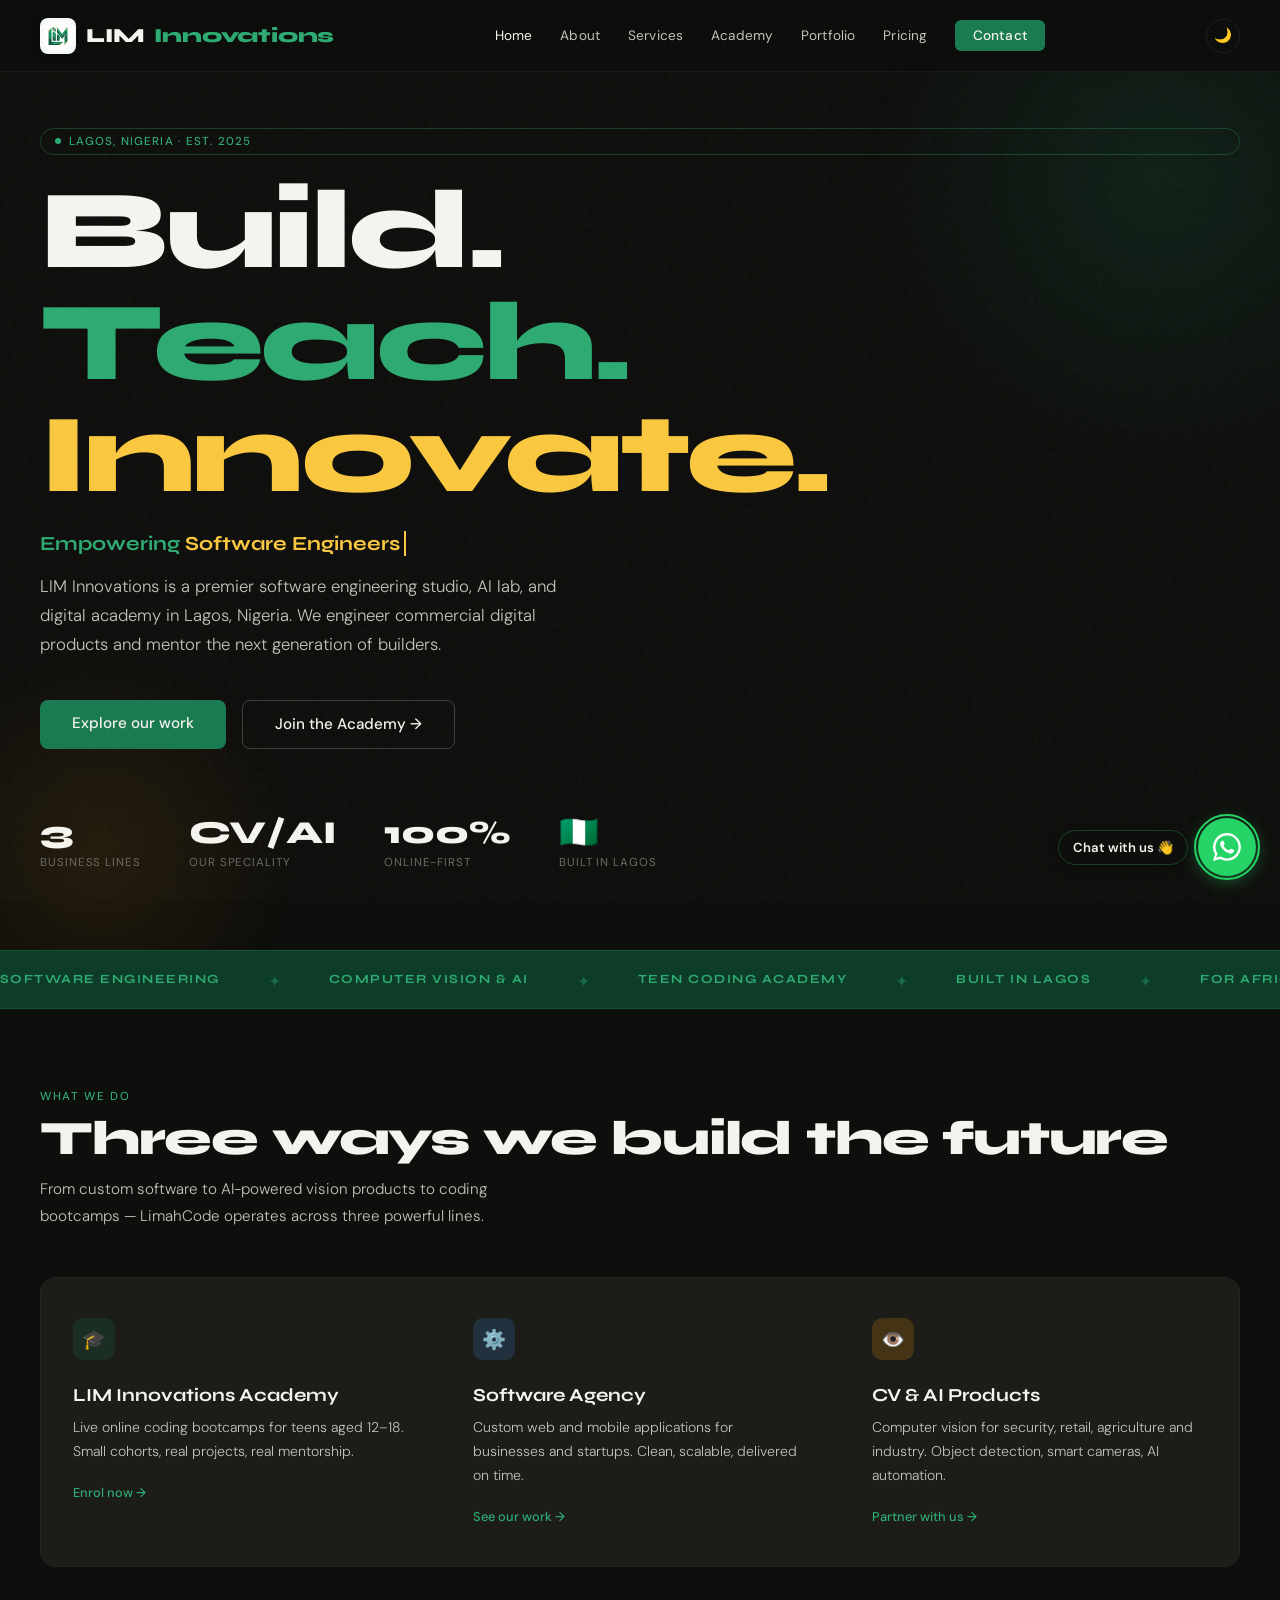
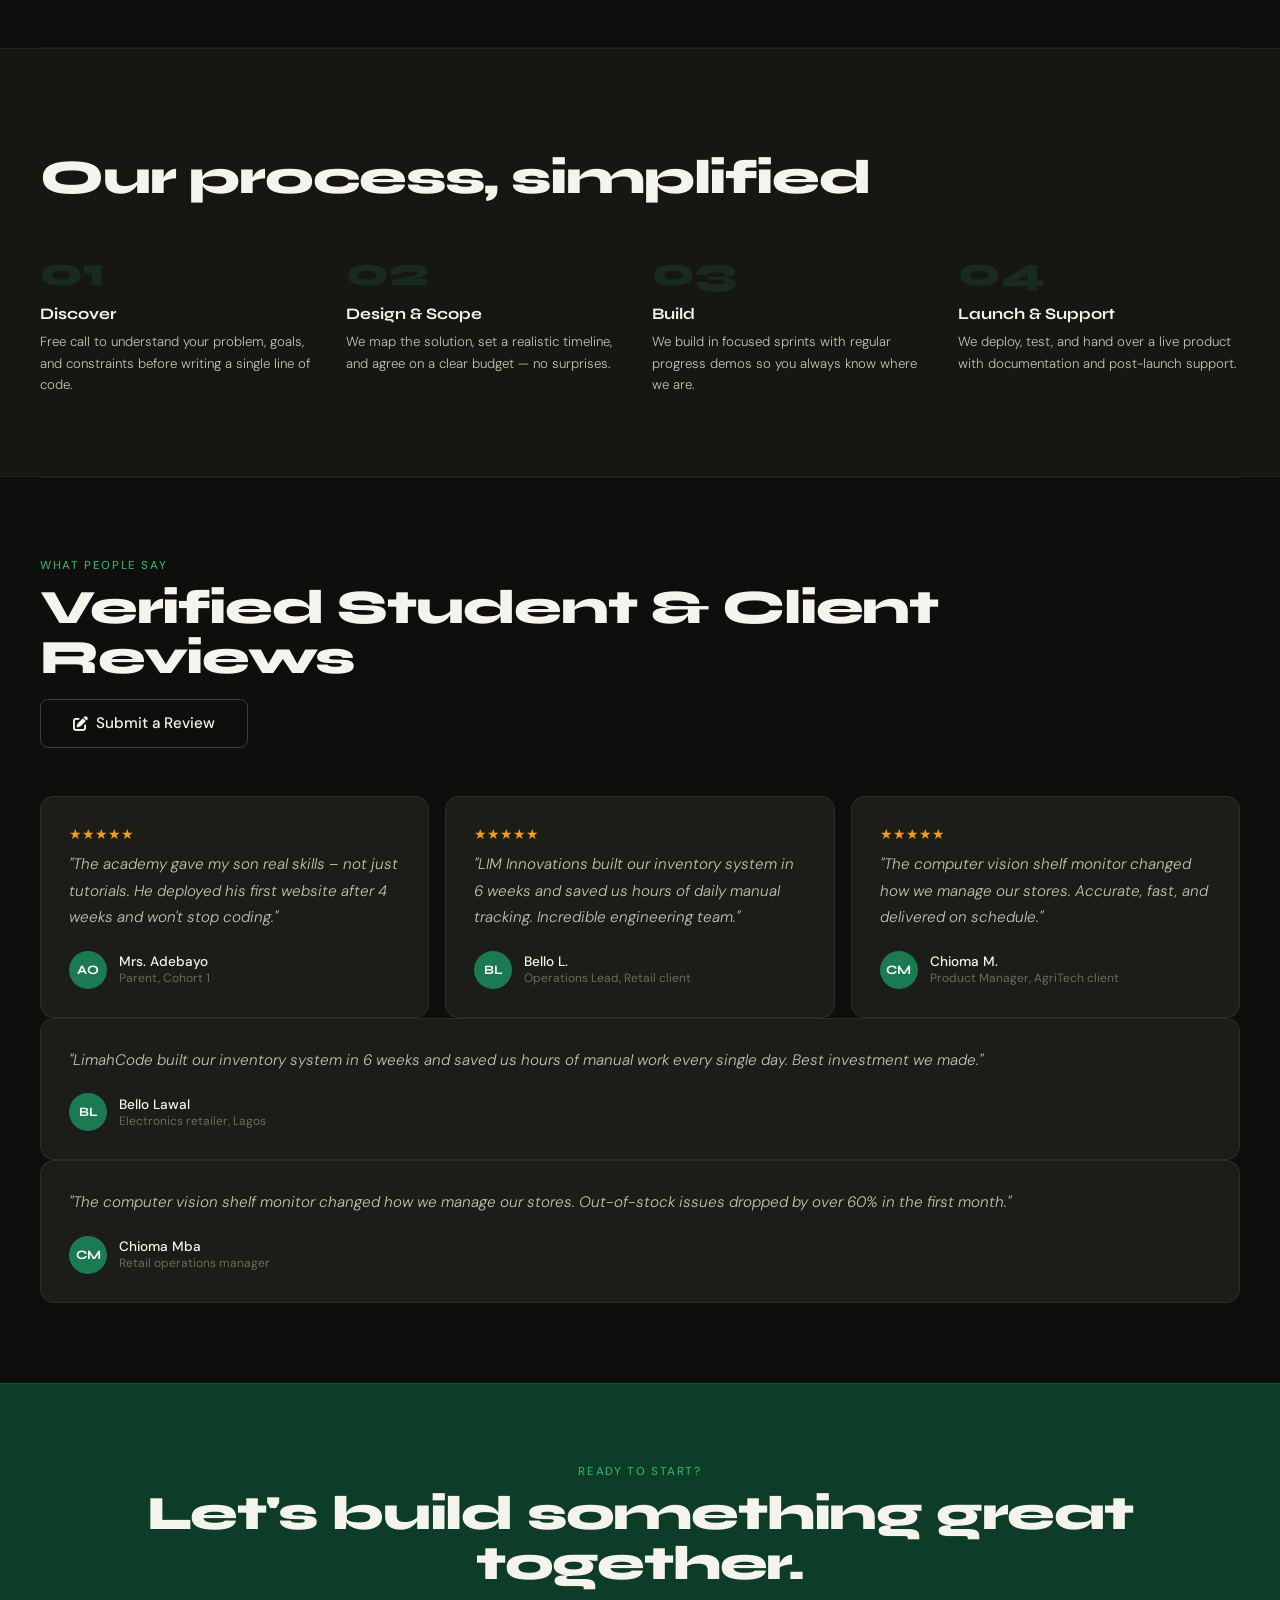
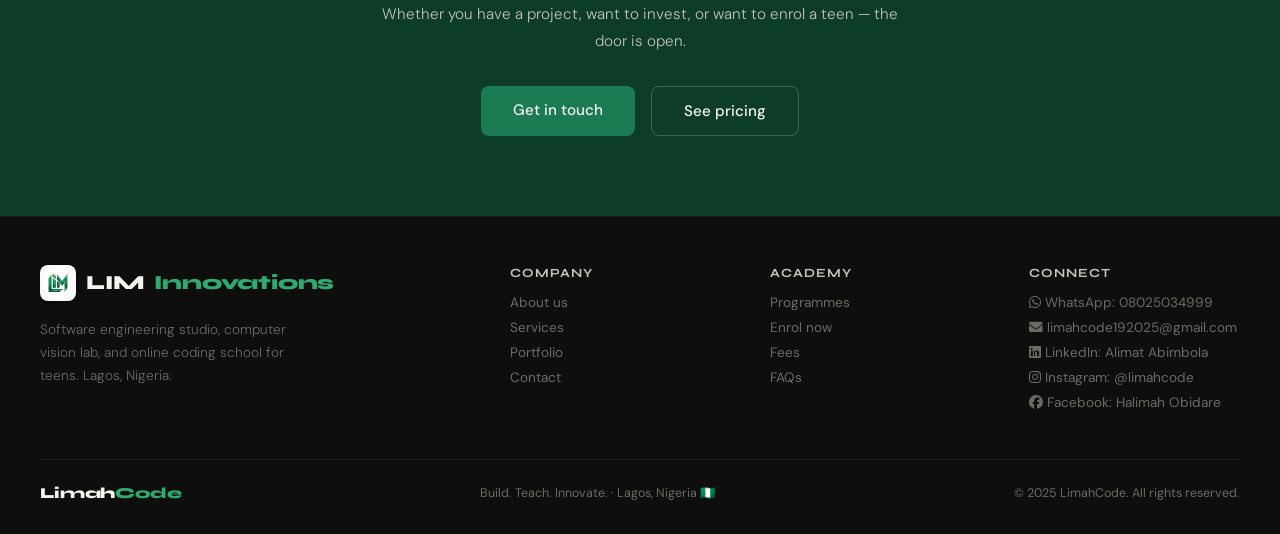
<file: index.html>
<!DOCTYPE html>
<html lang="en">
<head>
  <meta charset="UTF-8">
  <meta name="viewport" content="width=device-width, initial-scale=1.0">
  <title>LIM Innovations — Build. Teach. Innovate.</title>
  <link href="https://fonts.googleapis.com/css2?family=Syne:wght@400;700;800&family=DM+Sans:wght@300;400;500&display=swap" rel="stylesheet">
  <link rel="stylesheet" href="css/styles.css">
  <style>
    /* ── HOME-ONLY STYLES ── */
    .hero {
      min-height: 100vh;
      display: flex;
      flex-direction: column;
      justify-content: center;
      padding: 8rem 2.5rem 5rem;
      position: relative;
      overflow: hidden;
    }
    .hero-glow  { position:absolute; top:-120px; right:-180px; width:600px; height:600px; background:radial-gradient(circle,rgba(26,122,82,.18) 0%,transparent 70%); pointer-events:none; }
    .hero-glow2 { position:absolute; bottom:-100px; left:-100px; width:400px; height:400px; background:radial-gradient(circle,rgba(232,144,10,.1) 0%,transparent 70%); pointer-events:none; }

    .hero h1 { font-size: clamp(3.5rem, 9vw, 7rem); max-width: 12ch; }
    .hero h1 .g { color: var(--gl); }
    .hero h1 .a { color: var(--al); }

    .hero-sub { margin-top:2rem; font-size:1.05rem; font-weight:300; color:var(--glt); max-width:50ch; line-height:1.75; }
    .hero-actions { margin-top:2.5rem; display:flex; gap:1rem; flex-wrap:wrap; }
    .hero-stats { margin-top:4rem; display:flex; gap:3rem; flex-wrap:wrap; }
    .stat-num { font-family:'Syne',sans-serif; font-size:2rem; font-weight:800; }
    .stat-lbl { font-size:.72rem; text-transform:uppercase; letter-spacing:.08em; color:var(--gm); margin-top:.2rem; }

    /* Services grid */
    .svc-grid {
      display: grid;
      grid-template-columns: repeat(auto-fit, minmax(260px, 1fr));
      gap: 1px;
      background: rgba(255,255,255,.05);
      border: 1px solid rgba(255,255,255,.05);
      border-radius: 16px;
      overflow: hidden;
      margin-top: 3rem;
    }
    .svc-card { background:var(--card); padding:2.5rem 2rem; transition:background .2s; }
    .svc-card:hover { background:#222220; }
    .svc-icon { width:42px; height:42px; border-radius:10px; display:flex; align-items:center; justify-content:center; font-size:1.2rem; margin-bottom:1.5rem; }
    .ic-g { background:rgba(26,122,82,.2); }
    .ic-b { background:rgba(59,139,212,.2); }
    .ic-a { background:rgba(232,144,10,.2); }
    .svc-card h3 { font-size:1.15rem; margin-bottom:.6rem; }
    .svc-card p { font-size:.88rem; color:var(--glt); line-height:1.7; font-weight:300; }
    .svc-link { display:inline-block; margin-top:1.25rem; font-size:.8rem; font-weight:500; color:var(--gl); text-decoration:none; }
    .svc-link:hover { text-decoration:underline; }

    /* Process steps */
    .steps { display:grid; grid-template-columns:repeat(auto-fit,minmax(200px,1fr)); gap:1.5rem; margin-top:3rem; }
    .step-num { font-family:'Syne',sans-serif; font-size:2.5rem; font-weight:800; color:rgba(46,170,114,.15); line-height:1; margin-bottom:.75rem; }
    .step h3 { font-size:1rem; margin-bottom:.5rem; }
    .step p { font-size:.83rem; color:var(--glt); line-height:1.65; font-weight:300; }

    /* Testimonials */
    .tgrid { display:grid; grid-template-columns:repeat(auto-fit,minmax(260px,1fr)); gap:1rem; margin-top:3rem; }
    .tcard { background:var(--card); border:1px solid var(--border); border-radius:14px; padding:1.75rem; }
    .tcard-quote { font-size:.95rem; color:var(--glt); font-style:italic; line-height:1.75; font-weight:300; margin-bottom:1.25rem; }
    .tcard-author { display:flex; align-items:center; gap:.75rem; }
    .avatar { width:38px; height:38px; border-radius:50%; background:var(--green); display:flex; align-items:center; justify-content:center; font-family:'Syne',sans-serif; font-size:.8rem; font-weight:700; color:#fff; flex-shrink:0; }
    .tcard-name { font-size:.85rem; font-weight:500; }
    .tcard-role { font-size:.75rem; color:var(--gm); }

    @media(max-width:640px) {
      .hero { padding-left:1.5rem; padding-right:1.5rem; }
    }
  </style>
  <link rel="stylesheet" href="https://cdnjs.cloudflare.com/ajax/libs/font-awesome/6.4.0/css/all.min.css">
</head>
<body>

<!-- NAV -->
<nav>
  <a href="index.html" class="logo" style="display:inline-flex;align-items:center;gap:10px;"><img src="images/lim_innovations_logo.png" alt="LIM Innovations Logo" style="height:36px;width:36px;border-radius:8px;object-fit:cover;box-shadow:0 2px 8px rgba(0,0,0,0.3);">LIM<span>Innovations</span></a>
  <div class="nav-links">
    <a href="index.html">Home</a>
    <a href="about.html">About</a>
    <a href="services.html">Services</a>
    <a href="academy.html">Academy</a>
    <a href="portfolio.html">Portfolio</a>
    <a href="pricing.html">Pricing</a>
    <a href="contact.html" class="nav-cta">Contact</a>
  </div>
  <div style="display:flex;align-items:center;gap:0.75rem;">
    <button class="theme-toggle" id="theme-btn" onclick="toggleTheme()" aria-label="Switch to light mode">🌙</button>
    <button class="hamburger" id="hamburger" onclick="toggleMenu()" aria-label="Menu">
      <span></span><span></span><span></span>
    </button>
  </div>
</nav>
<div class="mobile-menu" id="mobile-menu">
  <a href="index.html">Home</a>
  <a href="about.html">About</a>
  <a href="services.html">Services</a>
  <a href="academy.html">Academy</a>
  <a href="portfolio.html">Portfolio</a>
  <a href="pricing.html">Pricing</a>
  <a href="contact.html">Contact</a>
</div>

<!-- HERO -->
<section class="hero">
  <div class="hero-glow glow-animated"></div>
  <div class="hero-glow2 glow-animated" style="animation-delay:3s;"></div>
  <div class="badge fade-up">Lagos, Nigeria · Est. 2025</div>
  <h1 class="fade-up">Build.<br><span class="g">Teach.</span><br><span class="a">Innovate.</span></h1>
  <div style="margin-top: 1.25rem; font-size: 1.25rem; font-weight: 700; color: var(--gl); font-family: 'Syne', sans-serif;" class="fade-up delay-1">
  Empowering <span id="typed-text" style="color: var(--al); border-right: 2px solid var(--al); padding-right: 4px;">Software Engineers</span>
</div>
<p class="hero-sub fade-up delay-1" style="margin-top: 1rem;">
  LIM Innovations is a premier software engineering studio, AI lab, and digital academy in Lagos, Nigeria. We engineer commercial digital products and mentor the next generation of builders.
</p>
  <div class="hero-actions fade-up delay-2">
    <a href="services.html" class="btn-primary">Explore our work</a>
    <a href="academy.html" class="btn-outline">Join the Academy →</a>
  </div>
  <div class="hero-stats fade-up delay-3">
    <div><div class="stat-num" data-count="3" data-suffix="">3</div><div class="stat-lbl">Business lines</div></div>
    <div><div class="stat-num">CV/AI</div><div class="stat-lbl">Our speciality</div></div>
    <div><div class="stat-num" data-count="100" data-suffix="%">100%</div><div class="stat-lbl">Online-first</div></div>
    <div><div class="stat-num">🇳🇬</div><div class="stat-lbl">Built in Lagos</div></div>
  </div>
</section>

<!-- TICKER -->
<div class="ticker">
  <div class="ticker-inner">
    <span class="ticker-item">Software Engineering</span><span class="ticker-dot"> ✦ </span>
    <span class="ticker-item">Computer Vision & AI</span><span class="ticker-dot"> ✦ </span>
    <span class="ticker-item">Teen Coding Academy</span><span class="ticker-dot"> ✦ </span>
    <span class="ticker-item">Built in Lagos</span><span class="ticker-dot"> ✦ </span>
    <span class="ticker-item">For Africa & Beyond</span><span class="ticker-dot"> ✦ </span>
    <span class="ticker-item">Software Engineering</span><span class="ticker-dot"> ✦ </span>
    <span class="ticker-item">Computer Vision & AI</span><span class="ticker-dot"> ✦ </span>
    <span class="ticker-item">Teen Coding Academy</span><span class="ticker-dot"> ✦ </span>
    <span class="ticker-item">Built in Lagos</span><span class="ticker-dot"> ✦ </span>
    <span class="ticker-item">For Africa & Beyond</span><span class="ticker-dot"> ✦ </span>
  </div>
</div>

<!-- SERVICES -->
<section>
  <span class="sec-label reveal">What we do</span>
  <h2 class="reveal">Three ways we build the future</h2>
  <p class="sec-sub reveal">From custom software to AI-powered vision products to coding bootcamps — LimahCode operates across three powerful lines.</p>
  <div class="svc-grid reveal-group">
    <div class="svc-card">
      <div class="svc-icon ic-g">🎓</div>
      <h3>LIM Innovations Academy</h3>
      <p>Live online coding bootcamps for teens aged 12–18. Small cohorts, real projects, real mentorship.</p>
      <a href="academy.html" class="svc-link">Enrol now →</a>
    </div>
    <div class="svc-card">
      <div class="svc-icon ic-b">⚙️</div>
      <h3>Software Agency</h3>
      <p>Custom web and mobile applications for businesses and startups. Clean, scalable, delivered on time.</p>
      <a href="services.html" class="svc-link">See our work →</a>
    </div>
    <div class="svc-card">
      <div class="svc-icon ic-a">👁️</div>
      <h3>CV &amp; AI Products</h3>
      <p>Computer vision for security, retail, agriculture and industry. Object detection, smart cameras, AI automation.</p>
      <a href="services.html" class="svc-link">Partner with us →</a>
    </div>
  </div>
</section>

<div class="divider"></div>

<!-- PROCESS -->
<section class="surface-bg">
  <span class="sec-label reveal">How we work</span>
  <h2 class="reveal">Our process, simplified</h2>
  <div class="steps reveal-group">
    <div class="step"><div class="step-num">01</div><h3>Discover</h3><p>Free call to understand your problem, goals, and constraints before writing a single line of code.</p></div>
    <div class="step"><div class="step-num">02</div><h3>Design &amp; Scope</h3><p>We map the solution, set a realistic timeline, and agree on a clear budget — no surprises.</p></div>
    <div class="step"><div class="step-num">03</div><h3>Build</h3><p>We build in focused sprints with regular progress demos so you always know where we are.</p></div>
    <div class="step"><div class="step-num">04</div><h3>Launch &amp; Support</h3><p>We deploy, test, and hand over a live product with documentation and post-launch support.</p></div>
  </div>
</section>

<div class="divider"></div>

<!-- TESTIMONIALS -->
<section>
  <div style="display: flex; justify-content: space-between; align-items: flex-end; flex-wrap: wrap; gap: 15px; margin-bottom: 2rem;">
  <div>
    <span class="sec-label reveal">What people say</span>
    <h2 class="reveal">Verified Student & Client Reviews</h2>
  </div>
  <button onclick="openReviewModal()" class="btn-outline reveal" style="cursor: pointer; display: inline-flex; align-items: center; gap: 8px;">
    <i class="fa-solid fa-pen-to-square"></i> Submit a Review
  </button>
</div>

<!-- Auto-scrolling Testimonial Track -->
<div id="reviews-container" class="tgrid reveal-group">
  <div class="tcard">
    <div style="color: #f59e0b; margin-bottom: 8px; font-size: 14px;">★★★★★</div>
    <p class="tcard-quote">"The academy gave my son real skills – not just tutorials. He deployed his first website after 4 weeks and won't stop coding."</p>
    <div class="tcard-author"><div class="avatar">AO</div><div><div class="tcard-name">Mrs. Adebayo</div><div class="tcard-role">Parent, Cohort 1</div></div></div>
  </div>
  <div class="tcard">
    <div style="color: #f59e0b; margin-bottom: 8px; font-size: 14px;">★★★★★</div>
    <p class="tcard-quote">"LIM Innovations built our inventory system in 6 weeks and saved us hours of daily manual tracking. Incredible engineering team."</p>
    <div class="tcard-author"><div class="avatar">BL</div><div><div class="tcard-name">Bello L.</div><div class="tcard-role">Operations Lead, Retail client</div></div></div>
  </div>
  <div class="tcard">
    <div style="color: #f59e0b; margin-bottom: 8px; font-size: 14px;">★★★★★</div>
    <p class="tcard-quote">"The computer vision shelf monitor changed how we manage our stores. Accurate, fast, and delivered on schedule."</p>
    <div class="tcard-author"><div class="avatar">CM</div><div><div class="tcard-name">Chioma M.</div><div class="tcard-role">Product Manager, AgriTech client</div></div></div>
  </div>
</div></div>
    </div>
    <div class="tcard">
      <p class="tcard-quote">"LimahCode built our inventory system in 6 weeks and saved us hours of manual work every single day. Best investment we made."</p>
      <div class="tcard-author"><div class="avatar">BL</div><div><div class="tcard-name">Bello Lawal</div><div class="tcard-role">Electronics retailer, Lagos</div></div></div>
    </div>
    <div class="tcard">
      <p class="tcard-quote">"The computer vision shelf monitor changed how we manage our stores. Out-of-stock issues dropped by over 60% in the first month."</p>
      <div class="tcard-author"><div class="avatar">CM</div><div><div class="tcard-name">Chioma Mba</div><div class="tcard-role">Retail operations manager</div></div></div>
    </div>
  </div>
</section>

<!-- CTA -->
<section class="green-bg" style="text-align:center;">
  <span class="sec-label">Ready to start?</span>
  <h2>Let's build something great together.</h2>
  <p class="sec-sub" style="margin:.75rem auto 2rem;">Whether you have a project, want to invest, or want to enrol a teen — the door is open.</p>
  <div style="display:flex;gap:1rem;justify-content:center;flex-wrap:wrap;">
    <a href="contact.html" class="btn-primary">Get in touch</a>
    <a href="pricing.html" class="btn-outline">See pricing</a>
  </div>
</section>

<!-- FOOTER -->
<footer>
  <div class="footer-grid">
    <div class="footer-brand">
      <a href="index.html" class="logo" style="display:inline-flex;align-items:center;gap:10px;"><img src="images/lim_innovations_logo.png" alt="LIM Innovations Logo" style="height:36px;width:36px;border-radius:8px;object-fit:cover;box-shadow:0 2px 8px rgba(0,0,0,0.3);">LIM<span>Innovations</span></a>
      <p>Software engineering studio, computer vision lab, and online coding school for teens. Lagos, Nigeria.</p>
    </div>
    <div class="footer-col">
      <h4>Company</h4>
      <a href="about.html">About us</a>
      <a href="services.html">Services</a>
      <a href="portfolio.html">Portfolio</a>
      <a href="contact.html">Contact</a>
    </div>
    <div class="footer-col">
      <h4>Academy</h4>
      <a href="academy.html">Programmes</a>
      <a href="academy.html#enrol">Enrol now</a>
      <a href="pricing.html">Fees</a>
      <a href="academy.html#faq">FAQs</a>
    </div>
        <div class="footer-col">
      <h4>Connect</h4>
      <a href="https://wa.me/2348025034999" target="_blank"><i class="fa-brands fa-whatsapp"></i> WhatsApp: 08025034999</a>
      <a href="mailto:limahcode192025@gmail.com"><i class="fa-solid fa-envelope"></i> limahcode192025@gmail.com</a>
      <a href="https://www.linkedin.com/in/alimat-abimbola/" target="_blank"><i class="fa-brands fa-linkedin"></i> LinkedIn: Alimat Abimbola</a>
      <a href="https://www.instagram.com/limahcode/" target="_blank"><i class="fa-brands fa-instagram"></i> Instagram: @limahcode</a>
      <a href="https://web.facebook.com/halimahobidare" target="_blank"><i class="fa-brands fa-facebook"></i> Facebook: Halimah Obidare</a>
    </div>
  </div>
  <div class="footer-bottom">
    <a href="index.html" class="logo" style="font-size:.95rem;">Limah<span>Code</span></a>
    <p>Build. Teach. Innovate. · Lagos, Nigeria 🇳🇬</p>
    <p>© 2025 LimahCode. All rights reserved.</p>
  </div>
</footer>

<script src="js/nav.js?v=3"></script>
<script>
/* Count-up on hero stats when visible */
(function() {
  const stats = document.querySelectorAll('.stat-num[data-count]');
  if (!stats.length) return;
  const obs = new IntersectionObserver(entries => {
    entries.forEach(entry => {
      if (entry.isIntersecting) {
        const el = entry.target;
        const target = parseFloat(el.dataset.count);
        const suffix = el.dataset.suffix || '';
        animateCount(el, target, suffix, 1400);
        obs.unobserve(el);
      }
    });
  }, { threshold: 0.5 });
  stats.forEach(el => obs.observe(el));
})();

/* Sync theme toggle icon on load */
(function() {
  const btn = document.getElementById('theme-btn');
  if (btn && document.body.classList.contains('light-mode')) btn.textContent = '☀️';
})();
</script>

<!-- SUBMIT REVIEW MODAL -->
<div id="review-modal" style="display: none; position: fixed; inset: 0; background: rgba(0,0,0,0.8); z-index: 10000; align-items: center; justify-content: center; padding: 20px; backdrop-filter: blur(8px);">
  <div style="background: var(--card); border: 1px solid var(--border); border-radius: 20px; max-width: 500px; width: 100%; box-shadow: 0 20px 50px rgba(0,0,0,0.6); overflow: hidden; position: relative; animation: slideUp 0.25s ease;">
    <div style="padding: 1.5rem 1.75rem; border-bottom: 1px solid var(--border); display: flex; justify-content: space-between; align-items: center;">
      <h3 style="font-family: 'Syne', sans-serif; font-size: 1.25rem; color: var(--white); margin: 0;"><i class="fa-solid fa-star" style="color: var(--al);"></i> Share Your Experience</h3>
      <button onclick="closeReviewModal()" style="background: rgba(255,255,255,0.08); border: none; color: var(--white); width: 32px; height: 32px; border-radius: 50%; cursor: pointer; display: flex; align-items: center; justify-content: center;">✕</button>
    </div>
    <form id="public-review-form" onsubmit="handleReviewSubmit(event)" style="padding: 1.75rem;">
      <div style="margin-bottom: 1rem;">
        <label style="display: block; font-size: 0.85rem; font-weight: 500; color: var(--glt); margin-bottom: 0.4rem;">Your Full Name *</label>
        <input type="text" id="rev-name" required placeholder="e.g. Samuel Okafor" style="width: 100%; padding: 0.75rem 1rem; background: var(--surf); border: 1px solid var(--border); border-radius: 8px; color: var(--white); outline: none;">
      </div>
      <div style="margin-bottom: 1rem;">
        <label style="display: block; font-size: 0.85rem; font-weight: 500; color: var(--glt); margin-bottom: 0.4rem;">Your Role / Relationship</label>
        <input type="text" id="rev-role" placeholder="e.g. Student (Cohort 1) or Parent" style="width: 100%; padding: 0.75rem 1rem; background: var(--surf); border: 1px solid var(--border); border-radius: 8px; color: var(--white); outline: none;">
      </div>
      <div style="margin-bottom: 1rem;">
        <label style="display: block; font-size: 0.85rem; font-weight: 500; color: var(--glt); margin-bottom: 0.4rem;">Rating</label>
        <select id="rev-rating" style="width: 100%; padding: 0.75rem 1rem; background: var(--surf); border: 1px solid var(--border); border-radius: 8px; color: var(--white); outline: none;">
          <option value="5">★★★★★ (5 Stars - Excellent)</option>
          <option value="4">★★★★☆ (4 Stars - Very Good)</option>
          <option value="3">★★★☆☆ (3 Stars - Good)</option>
        </select>
      </div>
      <div style="margin-bottom: 1.5rem;">
        <label style="display: block; font-size: 0.85rem; font-weight: 500; color: var(--glt); margin-bottom: 0.4rem;">Your Testimonial / Feedback *</label>
        <textarea id="rev-comment" required placeholder="How did LIM Innovations help you or your child learn code?" style="width: 100%; min-height: 90px; padding: 0.75rem 1rem; background: var(--surf); border: 1px solid var(--border); border-radius: 8px; color: var(--white); outline: none;"></textarea>
      </div>
      <button type="submit" class="btn-primary" id="rev-submit-btn" style="width: 100%; justify-content: center; padding: 0.9rem; cursor: pointer;">
        Submit Review for Verification
      </button>
      <div id="rev-feedback-msg" style="margin-top: 0.75rem; font-size: 0.85rem; text-align: center; display: none;"></div>
    </form>
  </div>
</div>

</body>
</html>
</file>
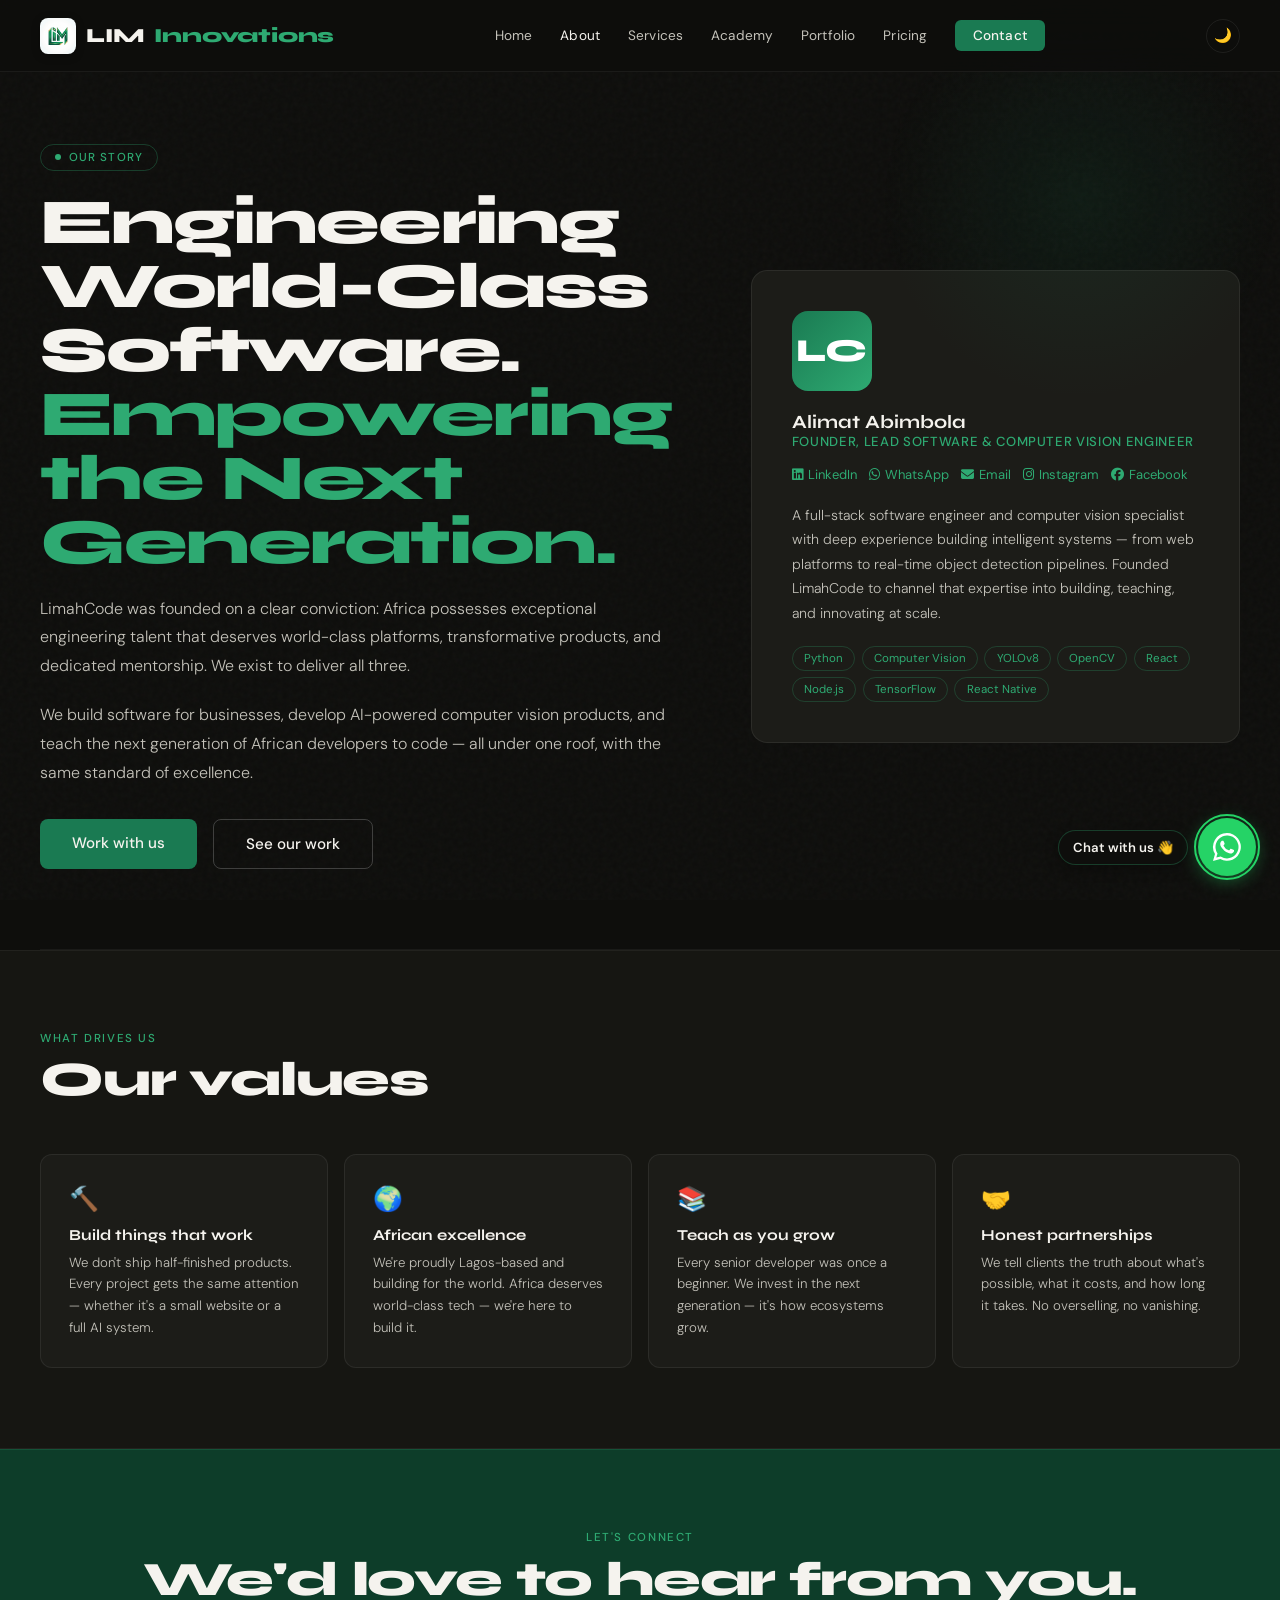
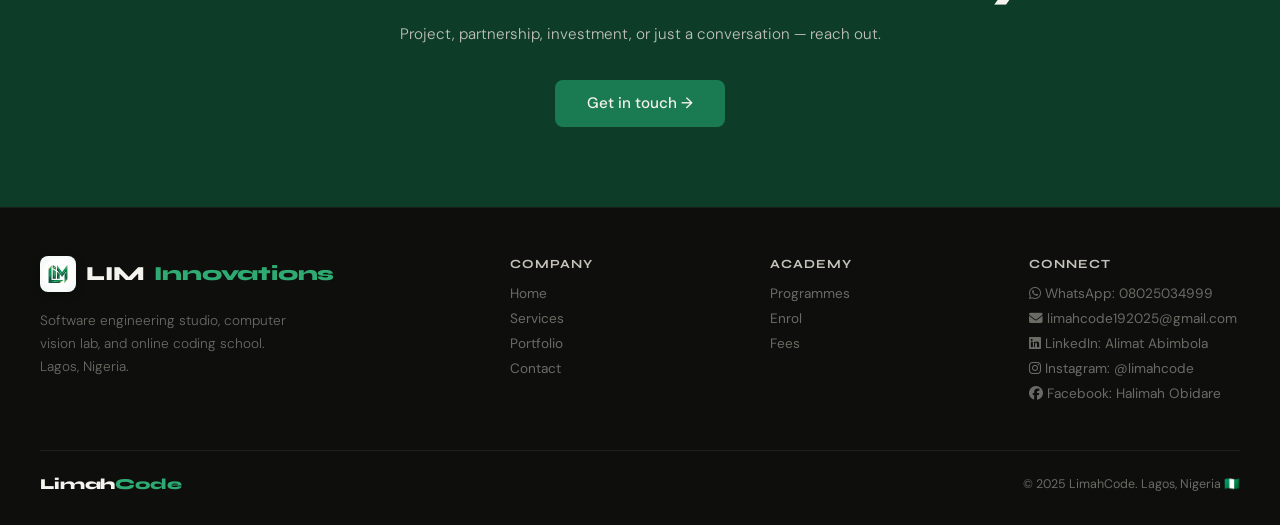
<file: about.html>
<!DOCTYPE html>
<html lang="en">
<head>
  <meta charset="UTF-8">
  <meta name="viewport" content="width=device-width, initial-scale=1.0">
  <title>About — LimahCode</title>
  <link href="https://fonts.googleapis.com/css2?family=Syne:wght@400;700;800&family=DM+Sans:wght@300;400;500&display=swap" rel="stylesheet">
  <link rel="stylesheet" href="css/styles.css">
  <style>
    .about-hero {
      padding: 9rem 2.5rem 5rem;
      display: grid;
      grid-template-columns: 1fr 1fr;
      gap: 5rem;
      align-items: center;
      position: relative;
    }
    .about-glow { position:absolute; top:0; right:0; width:400px; height:400px; background:radial-gradient(circle,rgba(26,122,82,.12) 0%,transparent 70%); pointer-events:none; }
    .about-hero h1 { font-size: clamp(2.5rem, 5vw, 4rem); }
    .about-hero h1 span { color: var(--gl); }
    .about-hero p { margin-top:1.25rem; font-size:1rem; font-weight:300; color:var(--glt); line-height:1.8; }

    /* Founder card */
    .founder-card { background:var(--card); border:1px solid var(--border); border-radius:16px; padding:2.5rem; }
    .founder-avatar { width:80px; height:80px; border-radius:16px; background:linear-gradient(135deg,var(--green),var(--gl)); display:flex; align-items:center; justify-content:center; font-family:'Syne',sans-serif; font-size:2rem; font-weight:800; color:#fff; margin-bottom:1.25rem; }
    .founder-title { font-size:.82rem; color:var(--gl); font-weight:500; letter-spacing:.05em; text-transform:uppercase; margin-bottom:1rem; }
    .skills-wrap { margin-top:1.25rem; display:flex; flex-wrap:wrap; gap:.4rem; }
    .skill-tag { font-size:.72rem; padding:.25rem .7rem; border-radius:100px; border:1px solid rgba(46,170,114,.25); color:var(--gl); }

    /* Values */
    .values-grid { display:grid; grid-template-columns:repeat(auto-fit,minmax(220px,1fr)); gap:1rem; margin-top:3rem; }
    .value-card { background:var(--card); border:1px solid var(--border); border-radius:12px; padding:1.75rem; }
    .value-icon { font-size:1.5rem; margin-bottom:.75rem; }
    .value-card h3 { font-size:.95rem; margin-bottom:.5rem; }
    .value-card p { font-size:.83rem; color:var(--glt); line-height:1.65; font-weight:300; }

    @media(max-width:900px) { .about-hero { grid-template-columns:1fr; gap:2.5rem; padding:7rem 1.5rem 3rem; } }
    @media(max-width:640px) { .about-hero { padding-left:1.5rem; padding-right:1.5rem; } }
  </style>
  <link rel="stylesheet" href="https://cdnjs.cloudflare.com/ajax/libs/font-awesome/6.4.0/css/all.min.css">
</head>
<body>

<nav>
  <a href="index.html" class="logo" style="display:inline-flex;align-items:center;gap:10px;"><img src="images/lim_innovations_logo.png" alt="LIM Innovations Logo" style="height:36px;width:36px;border-radius:8px;object-fit:cover;box-shadow:0 2px 8px rgba(0,0,0,0.3);">LIM<span>Innovations</span></a>
  <div class="nav-links">
    <a href="index.html">Home</a>
    <a href="about.html" class="active">About</a>
    <a href="services.html">Services</a>
    <a href="academy.html">Academy</a>
    <a href="portfolio.html">Portfolio</a>
    <a href="pricing.html">Pricing</a>
    <a href="contact.html" class="nav-cta">Contact</a>
  </div>
  <div style="display:flex;align-items:center;gap:.75rem;">
    <button class="theme-toggle" id="theme-btn" onclick="toggleTheme()" aria-label="Switch to light mode">&#127769;</button>
    <button class="hamburger" id="hamburger" onclick="toggleMenu()" aria-label="Menu">
    <span></span><span></span><span></span>
  </button>
  </div>
</nav>
<div class="mobile-menu" id="mobile-menu">
  <a href="index.html">Home</a><a href="about.html">About</a><a href="services.html">Services</a>
  <a href="academy.html">Academy</a><a href="portfolio.html">Portfolio</a><a href="pricing.html">Pricing</a><a href="contact.html">Contact</a>
</div>

<div class="about-hero">
  <div class="about-glow"></div>
  <div>
    <div class="badge">Our story</div>
    <h1>Engineering World-Class Software.<br><span>Empowering the Next Generation.</span></h1>
    <p>LimahCode was founded on a clear conviction: Africa possesses exceptional engineering talent that deserves world-class platforms, transformative products, and dedicated mentorship. We exist to deliver all three.</p>
    <p>We build software for businesses, develop AI-powered computer vision products, and teach the next generation of African developers to code — all under one roof, with the same standard of excellence.</p>
    <div style="margin-top:2rem;display:flex;gap:1rem;flex-wrap:wrap;">
      <a href="contact.html" class="btn-primary">Work with us</a>
      <a href="portfolio.html" class="btn-outline">See our work</a>
    </div>
  </div>
  <div class="founder-card">
    <div class="founder-avatar">LC</div>
    <h3>Alimat Abimbola</h3>
    <div class="founder-title">Founder, Lead Software & Computer Vision Engineer</div>
    <div style="display:flex;gap:12px;margin:10px 0 16px;flex-wrap:wrap;font-size:13px;">
      <a href="https://www.linkedin.com/in/alimat-abimbola/" target="_blank" style="color:var(--gl);text-decoration:none;display:inline-flex;align-items:center;gap:5px;"><i class="fa-brands fa-linkedin"></i> LinkedIn</a>
      <a href="https://wa.me/2348025034999" target="_blank" style="color:var(--gl);text-decoration:none;display:inline-flex;align-items:center;gap:5px;"><i class="fa-brands fa-whatsapp"></i> WhatsApp</a>
      <a href="mailto:limahcode192025@gmail.com" style="color:var(--gl);text-decoration:none;display:inline-flex;align-items:center;gap:5px;"><i class="fa-solid fa-envelope"></i> Email</a>
      <a href="https://www.instagram.com/limahcode/" target="_blank" style="color:var(--gl);text-decoration:none;display:inline-flex;align-items:center;gap:5px;"><i class="fa-brands fa-instagram"></i> Instagram</a>
      <a href="https://web.facebook.com/halimahobidare" target="_blank" style="color:var(--gl);text-decoration:none;display:inline-flex;align-items:center;gap:5px;"><i class="fa-brands fa-facebook"></i> Facebook</a>
    </div>
    
    <p style="font-size:.88rem;color:var(--glt);line-height:1.75;font-weight:300;">A full-stack software engineer and computer vision specialist with deep experience building intelligent systems — from web platforms to real-time object detection pipelines. Founded LimahCode to channel that expertise into building, teaching, and innovating at scale.</p>
    <div class="skills-wrap">
      <span class="skill-tag">Python</span><span class="skill-tag">Computer Vision</span>
      <span class="skill-tag">YOLOv8</span><span class="skill-tag">OpenCV</span>
      <span class="skill-tag">React</span><span class="skill-tag">Node.js</span>
      <span class="skill-tag">TensorFlow</span><span class="skill-tag">React Native</span>
    </div>
  </div>
</div>

<div class="divider"></div>

<section class="surface-bg">
  <span class="sec-label reveal">What drives us</span>
  <h2 class="reveal">Our values</h2>
  <div class="values-grid reveal-group">
    <div class="value-card reveal"><div class="value-icon">🔨</div><h3>Build things that work</h3><p>We don't ship half-finished products. Every project gets the same attention — whether it's a small website or a full AI system.</p></div>
    <div class="value-card reveal"><div class="value-icon">🌍</div><h3>African excellence</h3><p>We're proudly Lagos-based and building for the world. Africa deserves world-class tech — we're here to build it.</p></div>
    <div class="value-card reveal"><div class="value-icon">📚</div><h3>Teach as you grow</h3><p>Every senior developer was once a beginner. We invest in the next generation — it's how ecosystems grow.</p></div>
    <div class="value-card reveal"><div class="value-icon">🤝</div><h3>Honest partnerships</h3><p>We tell clients the truth about what's possible, what it costs, and how long it takes. No overselling, no vanishing.</p></div>
  </div>
</section>

<section class="green-bg" style="text-align:center;">
  <span class="sec-label reveal">Let's connect</span>
  <h2 class="reveal">We'd love to hear from you.</h2>
  <p class="sec-sub" style="margin:1rem auto 2rem;">Project, partnership, investment, or just a conversation — reach out.</p>
  <a href="contact.html" class="btn-primary">Get in touch →</a>
</section>

<footer>
  <div class="footer-grid">
    <div class="footer-brand"><a href="index.html" class="logo" style="display:inline-flex;align-items:center;gap:10px;"><img src="images/lim_innovations_logo.png" alt="LIM Innovations Logo" style="height:36px;width:36px;border-radius:8px;object-fit:cover;box-shadow:0 2px 8px rgba(0,0,0,0.3);">LIM<span>Innovations</span></a><p>Software engineering studio, computer vision lab, and online coding school. Lagos, Nigeria.</p></div>
    <div class="footer-col"><h4>Company</h4><a href="index.html">Home</a><a href="services.html">Services</a><a href="portfolio.html">Portfolio</a><a href="contact.html">Contact</a></div>
    <div class="footer-col"><h4>Academy</h4><a href="academy.html">Programmes</a><a href="academy.html#enrol">Enrol</a><a href="pricing.html">Fees</a></div>
        <div class="footer-col">
      <h4>Connect</h4>
      <a href="https://wa.me/2348025034999" target="_blank"><i class="fa-brands fa-whatsapp"></i> WhatsApp: 08025034999</a>
      <a href="mailto:limahcode192025@gmail.com"><i class="fa-solid fa-envelope"></i> limahcode192025@gmail.com</a>
      <a href="https://www.linkedin.com/in/alimat-abimbola/" target="_blank"><i class="fa-brands fa-linkedin"></i> LinkedIn: Alimat Abimbola</a>
      <a href="https://www.instagram.com/limahcode/" target="_blank"><i class="fa-brands fa-instagram"></i> Instagram: @limahcode</a>
      <a href="https://web.facebook.com/halimahobidare" target="_blank"><i class="fa-brands fa-facebook"></i> Facebook: Halimah Obidare</a>
    </div>
  </div>
  <div class="footer-bottom">
    <a href="index.html" class="logo" style="font-size:.95rem;">Limah<span>Code</span></a>
    <p>© 2025 LimahCode. Lagos, Nigeria 🇳🇬</p>
  </div>
</footer>

<script src="js/nav.js?v=3"></script>

<script>
(function(){
  var btn=document.getElementById("theme-btn");
  if(btn && document.body.classList.contains("light-mode")) btn.textContent="\u2600\uFE0F";
})();
</script>
</body>
</html>
</file>
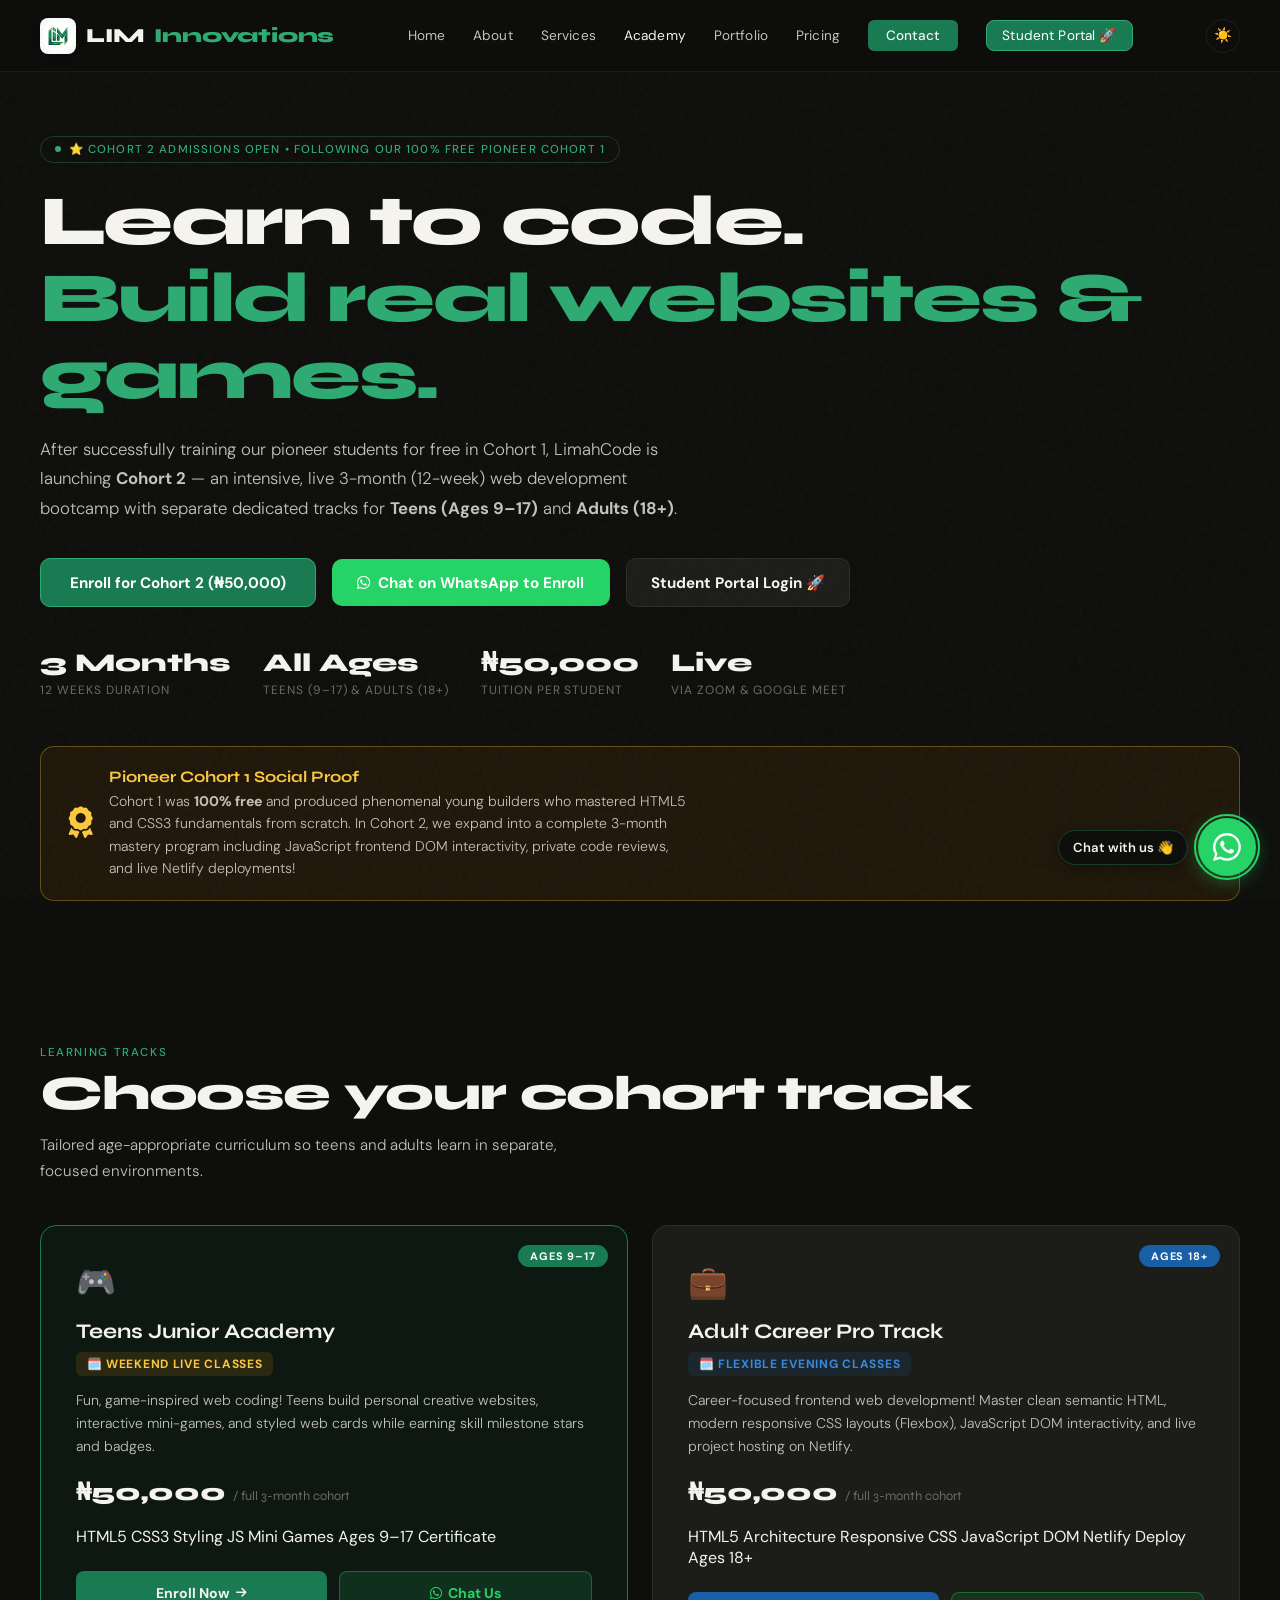
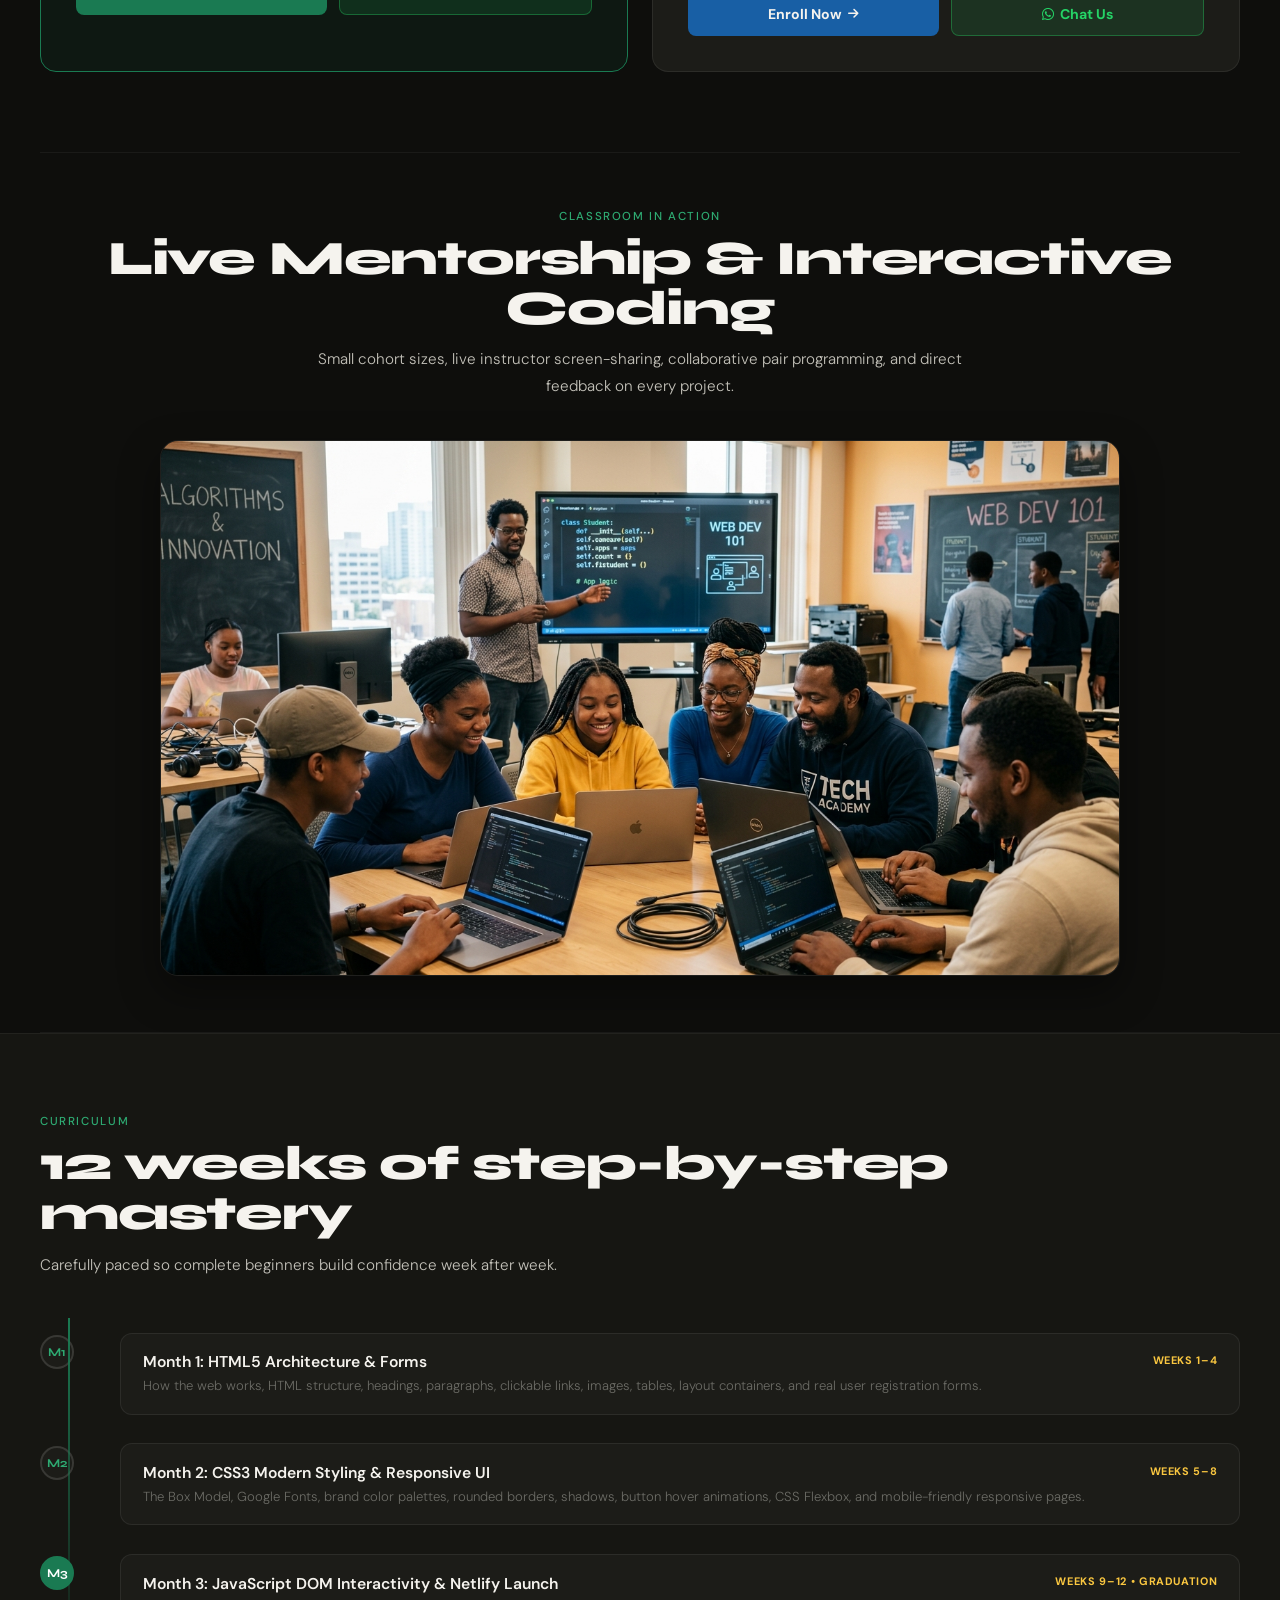
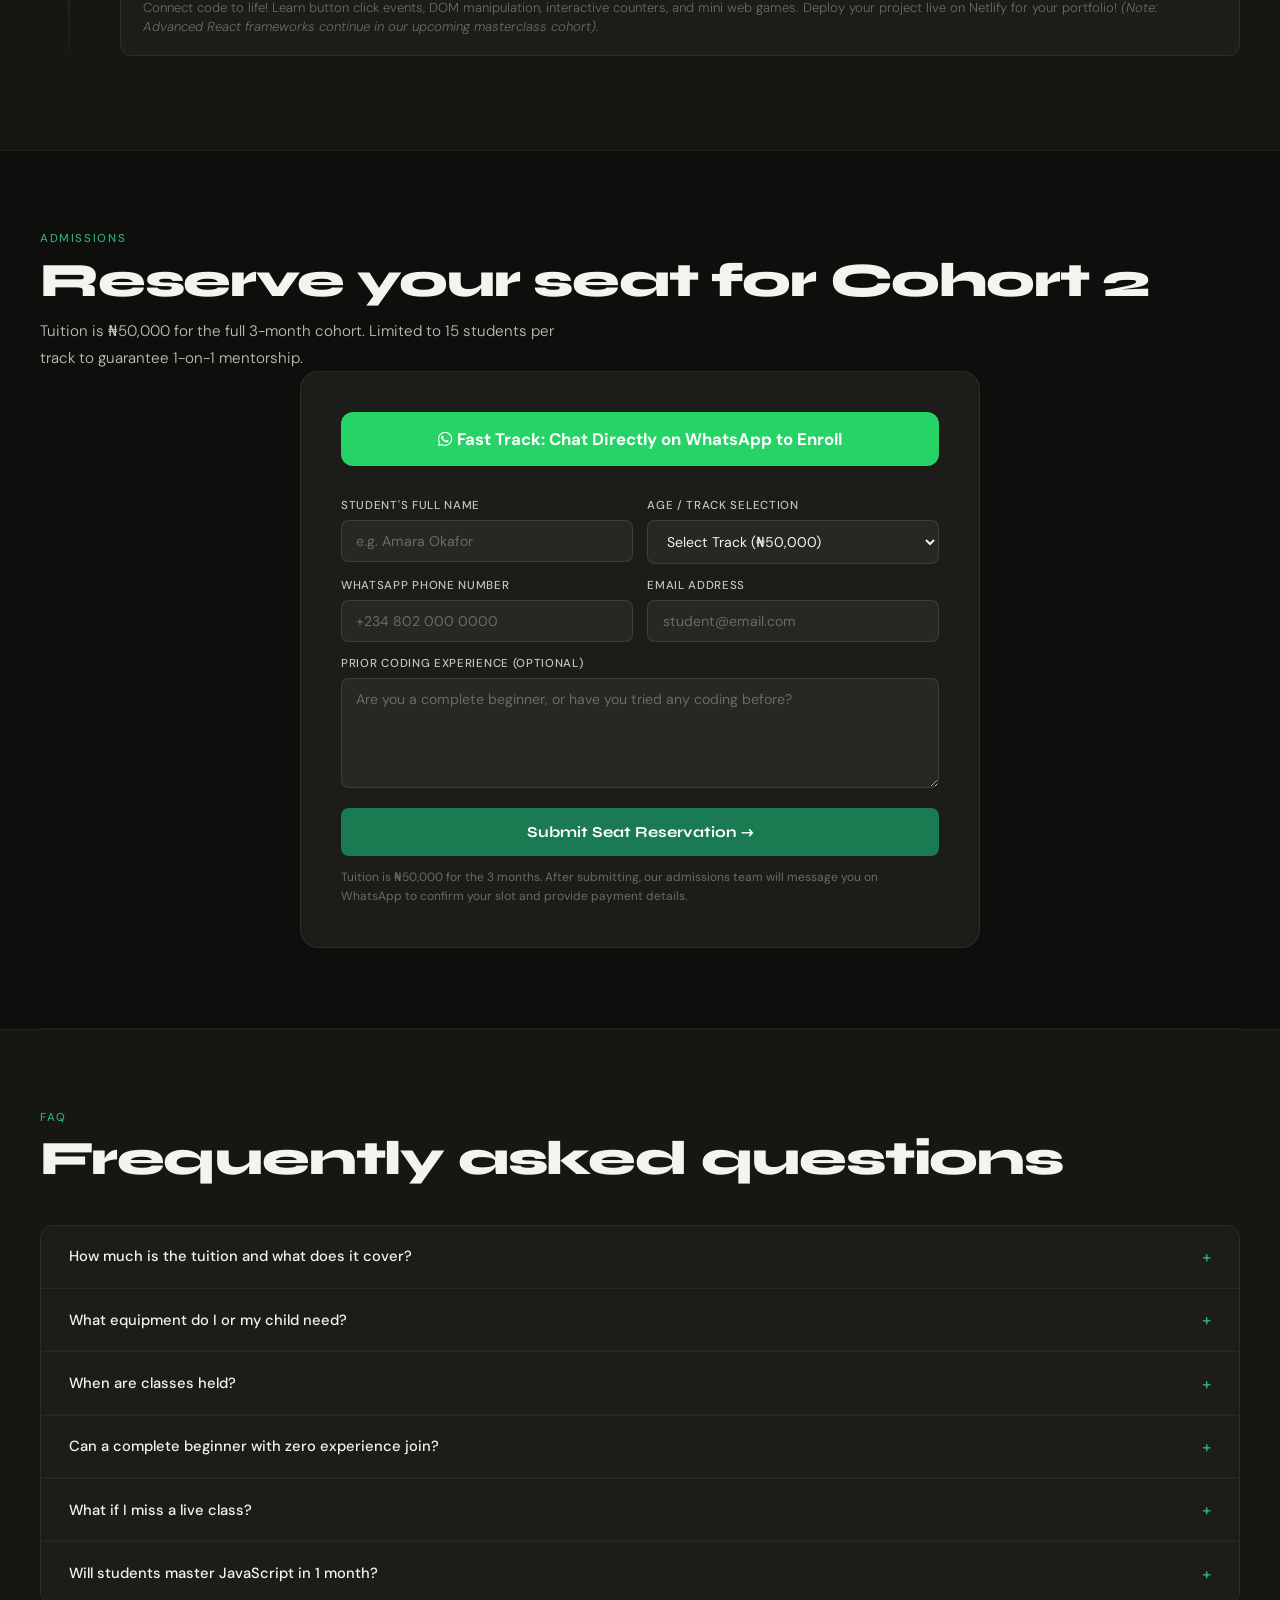
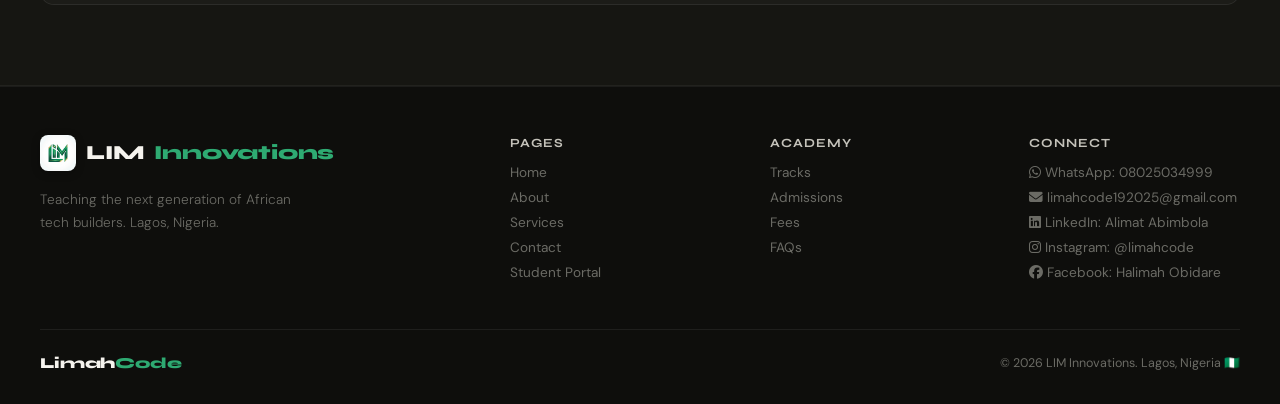
<file: academy.html>
<!DOCTYPE html>
<html lang="en">
<head>
  <meta charset="UTF-8">
  <meta name="viewport" content="width=device-width, initial-scale=1.0">
  <title>LIM Innovations Academy — 3-Month Web Development Bootcamp (Cohort 2)</title>
  <link href="https://fonts.googleapis.com/css2?family=Syne:wght@400;700;800&family=DM+Sans:wght@300;400;500;700&display=swap" rel="stylesheet">
  <link rel="stylesheet" href="https://cdnjs.cloudflare.com/ajax/libs/font-awesome/6.4.0/css/all.min.css">
  <link rel="stylesheet" href="css/styles.css">
  <style>
    .page-hero { padding: 8.5rem 2.5rem 4rem; position: relative; overflow: hidden; }
    .page-hero h1 { font-size: clamp(2.4rem, 5.5vw, 4.8rem); line-height: 1.1; }
    .page-hero h1 span { color: var(--gl); }
    .page-hero p { margin-top: 1.25rem; font-size: 1.05rem; font-weight: 300; color: var(--glt); max-width: 58ch; line-height: 1.75; }
    .meta-row { margin-top: 2.5rem; display: flex; gap: 2rem; flex-wrap: wrap; }
    .mv { font-family: 'Syne', sans-serif; font-size: 1.6rem; font-weight: 800; color: var(--white); }
    .ml { font-size: .75rem; text-transform: uppercase; letter-spacing: .08em; color: var(--gm); margin-top: .2rem; }

    .hero-ctas { display: flex; gap: 1rem; margin-top: 2.2rem; flex-wrap: wrap; align-items: center; }
    .btn-hero-primary { background: var(--green); color: #fff; padding: .85rem 1.8rem; border-radius: 10px; font-weight: 700; font-size: .95rem; text-decoration: none; border: 1px solid var(--gl); transition: all .2s; }
    .btn-hero-primary:hover { background: var(--gl); transform: translateY(-2px); box-shadow: 0 8px 24px rgba(46,170,114,.3); }
    .btn-hero-whatsapp { background: #25D366; color: #fff; padding: .85rem 1.6rem; border-radius: 10px; font-weight: 700; font-size: .95rem; text-decoration: none; display: inline-flex; align-items: center; gap: 8px; transition: all .2s; }
    .btn-hero-whatsapp:hover { background: #20bd5a; transform: translateY(-2px); }
    .btn-hero-portal { background: rgba(255,255,255,.06); color: var(--white); padding: .85rem 1.5rem; border-radius: 10px; font-weight: 700; font-size: .95rem; text-decoration: none; border: 1px solid var(--border); transition: all .2s; }
    .btn-hero-portal:hover { border-color: var(--gl); color: var(--gl); }

    /* Social proof alert */
    .pioneer-proof { background: rgba(232, 144, 10, 0.08); border: 1px solid rgba(250, 199, 64, 0.3); border-radius: 14px; padding: 1.25rem 1.75rem; margin-top: 3rem; display: flex; gap: 1rem; align-items: center; }
    .pioneer-icon { font-size: 2rem; color: var(--al); }
    .pioneer-text h4 { font-size: 1rem; font-family: 'Syne', sans-serif; color: var(--al); margin-bottom: .25rem; }
    .pioneer-text p { font-size: .88rem; color: var(--glt); font-weight: 300; line-height: 1.6; margin: 0; }

    /* Tracks */
    .tracks-grid { display: grid; grid-template-columns: repeat(auto-fit, minmax(300px, 1fr)); gap: 1.5rem; margin-top: 2.5rem; }
    .track-card { background: var(--card); border: 1px solid var(--border); border-radius: 16px; padding: 2.2rem; transition: border-color .3s, transform .3s, box-shadow .3s; position: relative; }
    .track-card:hover { border-color: rgba(46,170,114,.4); transform: translateY(-4px); box-shadow: 0 16px 40px rgba(0,0,0,.25); }
    .track-card.popular { border-color: var(--green); background: rgba(26,122,82,.1); }
    .pop-badge { position: absolute; top: 1.2rem; right: 1.2rem; font-size: .68rem; font-weight: 700; letter-spacing: .08em; text-transform: uppercase; background: var(--green); color: #fff; padding: .25rem .75rem; border-radius: 100px; }
    .track-icon { font-size: 2rem; margin-bottom: 1rem; }
    .track-card h3 { font-size: 1.3rem; margin-bottom: .5rem; font-family: 'Syne', sans-serif; }
    .track-schedule { font-size: .75rem; font-weight: 700; color: var(--al); text-transform: uppercase; letter-spacing: .06em; margin-bottom: .8rem; display: inline-block; background: rgba(232,144,10,.12); padding: .25rem .65rem; border-radius: 6px; }
    .track-card p { font-size: .88rem; color: var(--glt); line-height: 1.65; font-weight: 300; margin-bottom: 1.2rem; }
    .track-price-tag { font-family: 'Syne', sans-serif; font-size: 1.5rem; font-weight: 800; color: var(--white); margin-bottom: 1.2rem; }
    .track-price-tag span { font-size: .8rem; font-weight: 400; color: var(--gm); }

    /* Timeline */
    .timeline { position: relative; margin-top: 2.5rem; }
    .timeline::before { content:''; position: absolute; left: 28px; top: 0; bottom: 0; width: 2px; background: linear-gradient(to bottom, var(--green), transparent); }
    .tl-row { display: grid; grid-template-columns: 60px 1fr; gap: 1.25rem; padding: .9rem 0; align-items: start; }
    .tl-dot { width: 34px; height: 34px; border-radius: 50%; background: var(--card); border: 2px solid rgba(255,255,255,.12); display: flex; align-items: center; justify-content: center; font-family: 'Syne', sans-serif; font-size: .75rem; font-weight: 700; color: var(--gl); flex-shrink: 0; margin-top: .15rem; }
    .tl-row.final .tl-dot { background: var(--green); border-color: var(--green); color: #fff; }
    .tl-body { background: var(--card); border: 1px solid var(--border); border-radius: 12px; padding: 1.1rem 1.35rem; }
    .tl-title { font-size: .98rem; font-weight: 600; margin-bottom: .25rem; font-family: 'DM Sans', sans-serif; }
    .tl-desc { font-size: .82rem; color: var(--gm); font-weight: 300; line-height: 1.5; }
    .tl-tag { float: right; font-size: .68rem; color: var(--al); letter-spacing: .06em; text-transform: uppercase; font-weight: 700; margin-top: .1rem; }

    .enrol-box { background: var(--card); border: 1px solid var(--border); border-radius: 18px; padding: 2.5rem; max-width: 680px; margin: 0 auto; }
    .enrol-btn-wa { display: block; text-align: center; background: #25D366; color: #fff; font-weight: 700; font-size: 1.05rem; padding: 1rem 1.5rem; border-radius: 12px; text-decoration: none; margin-bottom: 2rem; transition: background .2s; }
    .enrol-btn-wa:hover { background: #20bd5a; }

    .nav-portal-btn { background: var(--green); color: #fff !important; padding: .38rem .95rem !important; border-radius: 8px; font-weight: 700; border: 1px solid var(--gl); }
    .nav-portal-btn:hover { background: var(--gl); }

    @media(max-width: 640px) {
      .page-hero { padding-left: 1.5rem; padding-right: 1.5rem; }
      .timeline::before { left: 20px; }
      .tl-row { grid-template-columns: 44px 1fr; }
      .tl-dot { width: 26px; height: 26px; font-size: .65rem; }
      .tl-tag { float: none; display: block; margin-top: .4rem; }
      .enrol-box { padding: 1.5rem; }
    }
  </style>
</head>
<body>

<nav>
  <a href="index.html" class="logo" style="display:inline-flex;align-items:center;gap:10px;"><img src="images/lim_innovations_logo.png" alt="LIM Innovations Logo" style="height:36px;width:36px;border-radius:8px;object-fit:cover;box-shadow:0 2px 8px rgba(0,0,0,0.3);">LIM<span>Innovations</span></a>
  <div class="nav-links">
    <a href="index.html">Home</a>
    <a href="about.html">About</a>
    <a href="services.html">Services</a>
    <a href="academy.html" class="active">Academy</a>
    <a href="portfolio.html">Portfolio</a>
    <a href="pricing.html">Pricing</a>
    <a href="contact.html" class="nav-cta">Contact</a>
    <a href="https://limahcode-web-adventure.onrender.com/login" target="_blank" class="nav-portal-btn">Student Portal 🚀</a>
  </div>
  <div style="display:flex;align-items:center;gap:.75rem;">
    <button class="theme-toggle" id="theme-btn" onclick="toggleTheme()" aria-label="Switch to light mode">☀️</button>
    <button class="hamburger" id="hamburger" onclick="toggleMenu()" aria-label="Menu"><span></span><span></span><span></span></button>
  </div>
</nav>
<div class="mobile-menu" id="mobile-menu">
  <a href="index.html">Home</a>
  <a href="about.html">About</a>
  <a href="services.html">Services</a>
  <a href="academy.html">Academy</a>
  <a href="portfolio.html">Portfolio</a>
  <a href="pricing.html">Pricing</a>
  <a href="contact.html">Contact</a>
  <a href="https://limahcode-web-adventure.onrender.com/login" target="_blank" style="color: var(--gl); font-weight: 700;">Student Portal 🚀</a>
</div>

<!-- HERO -->
<div class="page-hero">
  <div class="badge reveal">⭐ Cohort 2 Admissions Open • Following Our 100% Free Pioneer Cohort 1</div>
  <h1 class="reveal">Learn to code.<br><span>Build real websites & games.</span></h1>
  <p class="reveal">
    After successfully training our pioneer students for free in Cohort 1, LimahCode is launching <strong>Cohort 2</strong> — an intensive, live 3-month (12-week) web development bootcamp with separate dedicated tracks for <strong>Teens (Ages 9–17)</strong> and <strong>Adults (18+)</strong>.
  </p>

  <div class="hero-ctas reveal">
    <a href="#enrol" class="btn-hero-primary">Enroll for Cohort 2 (₦50,000)</a>
    <a href="https://wa.me/2348025034999?text=Hi%20LimahCode!%20I%20want%20to%20enroll%20for%20Cohort%202%20(₦50,000)." target="_blank" class="btn-hero-whatsapp">
      <i class="fa-brands fa-whatsapp"></i> Chat on WhatsApp to Enroll
    </a>
    <a href="https://limahcode-web-adventure.onrender.com/login" target="_blank" class="btn-hero-portal">Student Portal Login 🚀</a>
  </div>

  <div class="meta-row reveal-group">
    <div><div class="mv">3 Months</div><div class="ml">12 Weeks Duration</div></div>
    <div><div class="mv">All Ages</div><div class="ml">Teens (9–17) & Adults (18+)</div></div>
    <div><div class="mv">₦50,000</div><div class="ml">Tuition Per Student</div></div>
    <div><div class="mv">Live</div><div class="ml">Via Zoom & Google Meet</div></div>
  </div>

  <div class="pioneer-proof reveal">
    <div class="pioneer-icon"><i class="fa-solid fa-award"></i></div>
    <div class="pioneer-text">
      <h4>Pioneer Cohort 1 Social Proof</h4>
      <p>
        Cohort 1 was <strong>100% free</strong> and produced phenomenal young builders who mastered HTML5 and CSS3 fundamentals from scratch. In Cohort 2, we expand into a complete 3-month mastery program including JavaScript frontend DOM interactivity, private code reviews, and live Netlify deployments!
      </p>
    </div>
  </div>
</div>

<!-- TRACKS -->
<section id="tracks">
  <span class="sec-label reveal">Learning tracks</span>
  <h2 class="reveal">Choose your cohort track</h2>
  <p class="sec-sub reveal">Tailored age-appropriate curriculum so teens and adults learn in separate, focused environments.</p>
  
  <div class="tracks-grid reveal-group">
    <!-- Track 1: Teens -->
    <div class="track-card popular">
      <span class="pop-badge">Ages 9–17</span>
      <div class="track-icon">🎮</div>
      <h3>Teens Junior Academy</h3>
      <div class="track-schedule">🗓️ Weekend Live Classes</div>
      <p>
        Fun, game-inspired web coding! Teens build personal creative websites, interactive mini-games, and styled web cards while earning skill milestone stars and badges.
      </p>
      <div class="track-price-tag">₦50,000 <span>/ full 3-month cohort</span></div>
            <div class="track-tags">
        <span class="ttag">HTML5</span>
        <span class="ttag">CSS3 Styling</span>
        <span class="ttag">JS Mini Games</span>
        <span class="ttag">Ages 9–17</span>
        <span class="ttag">Certificate</span>
      </div>
      <div style="margin-top: 1.5rem; display: flex; gap: 0.75rem; flex-wrap: wrap;">
        <a href="#enrol" class="btn-primary" style="flex: 1; min-width: 120px; text-align: center; padding: 0.75rem 1rem; border-radius: 8px; font-weight: 700; font-size: 0.88rem; text-decoration: none; display: flex; align-items: center; justify-content: center; gap: 6px;">
          Enroll Now <i class="fa-solid fa-arrow-right" style="font-size: 0.75rem;"></i>
        </a>
        <a href="https://wa.me/2348025034999?text=Hello%20LIM%20Innovations!%20I%20want%20to%20enroll%20in%20the%20Teens%20Junior%20Academy%20(Cohort%202)." target="_blank" rel="noopener noreferrer" style="flex: 1; min-width: 120px; text-align: center; background: rgba(37,211,102,0.12); color: #25D366; border: 1px solid rgba(37,211,102,0.35); padding: 0.75rem 1rem; border-radius: 8px; font-weight: 700; font-size: 0.88rem; text-decoration: none; display: flex; align-items: center; justify-content: center; gap: 6px; transition: all 0.2s;">
          <i class="fa-brands fa-whatsapp"></i> Chat Us
        </a>
      </div>
    </div>

    <!-- Track 2: Adults -->
    <div class="track-card">
      <span class="pop-badge" style="background: var(--blue);">Ages 18+</span>
      <div class="track-icon">💼</div>
      <h3>Adult Career Pro Track</h3>
      <div class="track-schedule" style="color: var(--bl); background: rgba(24,95,165,.15);">🗓️ Flexible Evening Classes</div>
      <p>
        Career-focused frontend web development! Master clean semantic HTML, modern responsive CSS layouts (Flexbox), JavaScript DOM interactivity, and live project hosting on Netlify.
      </p>
      <div class="track-price-tag">₦50,000 <span>/ full 3-month cohort</span></div>
            <div class="track-tags">
        <span class="ttag">HTML5 Architecture</span>
        <span class="ttag">Responsive CSS</span>
        <span class="ttag">JavaScript DOM</span>
        <span class="ttag">Netlify Deploy</span>
        <span class="ttag">Ages 18+</span>
      </div>
      <div style="margin-top: 1.5rem; display: flex; gap: 0.75rem; flex-wrap: wrap;">
        <a href="#enrol" class="btn-primary" style="flex: 1; min-width: 120px; text-align: center; background: var(--blue); padding: 0.75rem 1rem; border-radius: 8px; font-weight: 700; font-size: 0.88rem; text-decoration: none; display: flex; align-items: center; justify-content: center; gap: 6px;">
          Enroll Now <i class="fa-solid fa-arrow-right" style="font-size: 0.75rem;"></i>
        </a>
        <a href="https://wa.me/2348025034999?text=Hello%20LIM%20Innovations!%20I%20want%20to%20enroll%20in%20the%20Adult%20Career%20Pro%20Track%20(Cohort%202)." target="_blank" rel="noopener noreferrer" style="flex: 1; min-width: 120px; text-align: center; background: rgba(37,211,102,0.12); color: #25D366; border: 1px solid rgba(37,211,102,0.35); padding: 0.75rem 1rem; border-radius: 8px; font-weight: 700; font-size: 0.88rem; text-decoration: none; display: flex; align-items: center; justify-content: center; gap: 6px; transition: all 0.2s;">
          <i class="fa-brands fa-whatsapp"></i> Chat Us
        </a>
      </div>
    </div>
  </div>
</section>

<div class="divider"></div>


<!-- CLASSROOM IN ACTION SHOWCASE -->
<section style="padding: 3.5rem 1.5rem; text-align: center;">
  <span class="sec-label reveal">Classroom in Action</span>
  <h2 class="reveal" style="margin-bottom: 0.75rem;">Live Mentorship & Interactive Coding</h2>
  <p class="sec-sub reveal" style="margin-bottom: 2.5rem; max-width: 650px; margin-left: auto; margin-right: auto;">
    Small cohort sizes, live instructor screen-sharing, collaborative pair programming, and direct feedback on every project.
  </p>
  <div class="reveal" style="max-width: 960px; margin: 0 auto; border-radius: 18px; overflow: hidden; border: 1px solid var(--border); box-shadow: 0 16px 40px rgba(0,0,0,0.4);">
    <img src="images/classroom_action.jpg" alt="LIM Innovations Classroom in Action" style="width: 100%; height: auto; display: block; object-fit: cover;">
  </div>
</section>

<div class="divider"></div>

<!-- CURRICULUM -->
<section class="surface-bg" id="curriculum">
  <span class="sec-label reveal">Curriculum</span>
  <h2 class="reveal">12 weeks of step-by-step mastery</h2>
  <p class="sec-sub reveal">Carefully paced so complete beginners build confidence week after week.</p>
  
  <div class="timeline">
    <!-- Month 1 -->
    <div class="tl-row reveal"><div class="tl-dot">M1</div><div class="tl-body"><span class="tl-tag">Weeks 1–4</span><div class="tl-title">Month 1: HTML5 Architecture & Forms</div><div class="tl-desc">How the web works, HTML structure, headings, paragraphs, clickable links, images, tables, layout containers, and real user registration forms.</div></div></div>

    <!-- Month 2 -->
    <div class="tl-row reveal"><div class="tl-dot">M2</div><div class="tl-body"><span class="tl-tag">Weeks 5–8</span><div class="tl-title">Month 2: CSS3 Modern Styling & Responsive UI</div><div class="tl-desc">The Box Model, Google Fonts, brand color palettes, rounded borders, shadows, button hover animations, CSS Flexbox, and mobile-friendly responsive pages.</div></div></div>

    <!-- Month 3 -->
    <div class="tl-row final reveal"><div class="tl-dot">M3</div><div class="tl-body"><span class="tl-tag">Weeks 9–12 • Graduation</span><div class="tl-title">Month 3: JavaScript DOM Interactivity & Netlify Launch</div><div class="tl-desc">Connect code to life! Learn button click events, DOM manipulation, interactive counters, and mini web games. Deploy your project live on Netlify for your portfolio! <em>(Note: Advanced React frameworks continue in our upcoming masterclass cohort).</em></div></div></div>
  </div>
</section>

<!-- ENROLMENT FORM -->
<section id="enrol">
  <span class="sec-label reveal">Admissions</span>
  <h2 class="reveal">Reserve your seat for Cohort 2</h2>
  <p class="sec-sub reveal">Tuition is ₦50,000 for the full 3-month cohort. Limited to 15 students per track to guarantee 1-on-1 mentorship.</p>
  
  <div class="enrol-box reveal">
    <a href="https://wa.me/2348025034999?text=Hi%20LimahCode!%20I%20want%20to%20register%20for%20Cohort%202%20(₦50,000)." target="_blank" class="enrol-btn-wa">
      <i class="fa-brands fa-whatsapp"></i> Fast Track: Chat Directly on WhatsApp to Enroll
    </a>

    <div id="enrol-form-wrap">
      <form onsubmit="submitEnrol(event)">
        <div class="form-grid">
          <div class="form-group"><label>Student's full name</label><input type="text" id="enrol-name" placeholder="e.g. Amara Okafor" required></div>
          <div class="form-group"><label>Age / Track selection</label>
            <select id="enrol-track" required>
              <option value="" disabled selected>Select Track (₦50,000)</option>
              <option value="Teens (9–17)">🎒 Teens Junior Academy (Ages 9–17) — ₦50,000</option>
              <option value="Adult Pro (18+)">💼 Adult Career Pro Track (18+) — ₦50,000</option>
            </select>
          </div>
          <div class="form-group"><label>WhatsApp phone number</label><input type="tel" id="enrol-phone" placeholder="+234 802 000 0000" required></div>
          <div class="form-group"><label>Email address</label><input type="email" id="enrol-email" placeholder="student@email.com" required></div>
          <div class="form-group full"><label>Prior coding experience (optional)</label><textarea id="enrol-exp" placeholder="Are you a complete beginner, or have you tried any coding before?"></textarea></div>
        </div>
        <button type="submit" class="form-submit">Submit Seat Reservation →</button>
        <p class="form-note">Tuition is ₦50,000 for the 3 months. After submitting, our admissions team will message you on WhatsApp to confirm your slot and provide payment details.</p>
      </form>
    </div>
    <div id="enrol-success" style="display:none; text-align:center; padding: 2.2rem 1.5rem; border-radius: 16px; background: rgba(30, 41, 59, 0.4); border: 2px solid var(--gl); box-shadow: 0 16px 36px rgba(0,0,0,0.35);">
      <div style="font-size: 3.2rem; margin-bottom: 0.6rem;">🎉</div>
      <div style="margin-bottom: 0.8rem;">
        <span style="display: inline-block; background: #dcfce7; color: #15803d; font-size: 0.78rem; font-weight: 800; padding: 0.35rem 0.9rem; border-radius: 20px; border: 1px solid #bbf7d0; text-transform: uppercase; letter-spacing: 0.05em;">
          ✓ Seat Reserved & Securely Logged
        </span>
      </div>
      <h3 style="margin-bottom: 0.4rem; font-family: 'Syne', sans-serif; font-size: 1.8rem; color: #ffffff;">
        Reservation Confirmed!
      </h3>
      <p style="font-size: 1.05rem; color: var(--gl); font-weight: 700; margin-bottom: 0.6rem;">
        Welcome, <span id="confirmed-student-name">Student</span>!
      </p>
      <div id="confirmed-track-pill" style="display: inline-block; background: rgba(250, 199, 64, 0.15); border: 1px solid rgba(250, 199, 64, 0.4); color: var(--al); font-weight: 700; font-size: 0.85rem; padding: 0.35rem 1rem; border-radius: 8px; margin-bottom: 1.3rem;">
        Cohort 2 • ₦50,000
      </div>
      <p style="font-size: 0.92rem; color: var(--glt); font-weight: 300; line-height: 1.6; max-width: 520px; margin: 0 auto 1.4rem auto;">
        Your reservation has been securely recorded in the LIM Innovations admissions system. To finalize your slot and receive payment details, continue to WhatsApp:
      </p>
      
      <!-- Auto Redirect Countdown & Primary WhatsApp CTA -->
      <div style="background: rgba(37, 211, 102, 0.08); border: 1px dashed rgba(37, 211, 102, 0.4); border-radius: 12px; padding: 1.2rem; max-width: 480px; margin: 0 auto 1.4rem auto;">
        <div style="font-size: 0.88rem; color: #25D366; font-weight: 700; margin-bottom: 0.8rem;">
          <i class="fa-solid fa-clock-rotate-left"></i> Launching WhatsApp in <span id="wa-countdown" style="font-size: 1.2rem; font-weight: 900; color: #ffffff;">3</span> seconds...
        </div>
        <a id="wa-confirm-btn" href="#" target="_blank" class="enrol-btn-wa" style="margin-bottom: 0; box-shadow: 0 8px 24px rgba(37, 211, 102, 0.35);">
          <i class="fa-brands fa-whatsapp" style="font-size: 1.3rem;"></i> Finalize on WhatsApp Now (<span id="wa-countdown-btn">3s</span>)
        </a>
      </div>

      <p style="font-size: 0.8rem; color: var(--gm); margin-top: 0.5rem;">
        Admissions Desk: <strong>+234 802 503 4999</strong> • If WhatsApp does not open automatically, tap the button above.
      </p>
    </div>
  </div>
</section>

<div class="divider"></div>

<!-- FAQ -->
<section class="surface-bg" id="faq">
  <span class="sec-label reveal">FAQ</span>
  <h2 class="reveal">Frequently asked questions</h2>
  <div class="faq-list reveal">
    <details>
      <summary>How much is the tuition and what does it cover?</summary>
      <div class="faq-ans">Tuition is <strong>₦50,000</strong> per student for the entire 3-month (12-week) program. It covers live classes, interactive coding portal access, weekly mentorship, project reviews, and your graduation certificate.</div>
    </details>
    <details>
      <summary>What equipment do I or my child need?</summary>
      <div class="faq-ans">A laptop or desktop computer (Windows, Mac, or Chromebook) with stable internet access and Zoom/Google Meet installed. No prior coding software is required — we will set up everything together!</div>
    </details>
    <details>
      <summary>When are classes held?</summary>
      <div class="faq-ans">
        • <strong>Teens Track (9–17):</strong> Weekend live sessions on Saturdays and Sundays.<br>
        • <strong>Adult Track (18+):</strong> Weekday evening sessions designed to accommodate working professionals and university students.
      </div>
    </details>
    <details>
      <summary>Can a complete beginner with zero experience join?</summary>
      <div class="faq-ans">Yes! Cohort 2 is designed specifically for complete beginners. We start from ground zero (how the internet and browsers work) and build up step-by-step.</div>
    </details>
    <details>
      <summary>What if I miss a live class?</summary>
      <div class="faq-ans">Every live session is recorded and uploaded to the student area within 24 hours so you can rewatch lessons anytime.</div>
    </details>
    <details>
      <summary>Will students master JavaScript in 1 month?</summary>
      <div class="faq-ans">In Month 3, students master <strong>Frontend JavaScript DOM Interactivity</strong> — how to make buttons work, toggle dark mode, build click counters, interactive forms, and mini web games. This gives practical, rewarding website-building skills without being overwhelmed by abstract backend algorithms. Deep React and backend frameworks continue in our advanced masterclass!</div>
    </details>
  </div>
</section>

<footer>
  <div class="footer-grid">
    <div class="footer-brand"><a href="index.html" class="logo" style="display:inline-flex;align-items:center;gap:10px;"><img src="images/lim_innovations_logo.png" alt="LIM Innovations Logo" style="height:36px;width:36px;border-radius:8px;object-fit:cover;box-shadow:0 2px 8px rgba(0,0,0,0.3);">LIM<span>Innovations</span></a><p>Teaching the next generation of African tech builders. Lagos, Nigeria.</p></div>
    <div class="footer-col"><h4>Pages</h4><a href="index.html">Home</a><a href="about.html">About</a><a href="services.html">Services</a><a href="contact.html">Contact</a><a href="https://limahcode-web-adventure.onrender.com/login" target="_blank">Student Portal</a></div>
    <div class="footer-col"><h4>Academy</h4><a href="#tracks">Tracks</a><a href="#enrol">Admissions</a><a href="pricing.html">Fees</a><a href="#faq">FAQs</a></div>
        <div class="footer-col">
      <h4>Connect</h4>
      <a href="https://wa.me/2348025034999" target="_blank"><i class="fa-brands fa-whatsapp"></i> WhatsApp: 08025034999</a>
      <a href="mailto:limahcode192025@gmail.com"><i class="fa-solid fa-envelope"></i> limahcode192025@gmail.com</a>
      <a href="https://www.linkedin.com/in/alimat-abimbola/" target="_blank"><i class="fa-brands fa-linkedin"></i> LinkedIn: Alimat Abimbola</a>
      <a href="https://www.instagram.com/limahcode/" target="_blank"><i class="fa-brands fa-instagram"></i> Instagram: @limahcode</a>
      <a href="https://web.facebook.com/halimahobidare" target="_blank"><i class="fa-brands fa-facebook"></i> Facebook: Halimah Obidare</a>
    </div>
  </div>
  <div class="footer-bottom"><a href="index.html" class="logo" style="font-size:.95rem;">Limah<span>Code</span></a><p>© 2026 LIM Innovations. Lagos, Nigeria 🇳🇬</p></div>
</footer>

<script src="js/nav.js?v=3"></script>
<script>
(function() {
  const btn = document.getElementById('theme-btn');
  if (btn && document.body.classList.contains('light-mode')) btn.textContent = '🌙';
})();

async function submitEnrol(e) {
  e.preventDefault();
  const name = document.getElementById('enrol-name').value.trim();
  const track = document.getElementById('enrol-track').value;
  const phone = document.getElementById('enrol-phone').value.trim();
  const email = (document.getElementById('enrol-email') ? document.getElementById('enrol-email').value.trim() : '');
  const exp = (document.getElementById('enrol-exp') ? document.getElementById('enrol-exp').value.trim() : '');
  
  if (!name || !track || !phone) {
    alert('Please fill in your name, track selection, and WhatsApp number.');
    return;
  }

  const submitBtn = e.target.querySelector('button[type="submit"]');
  if (submitBtn) {
    submitBtn.disabled = true;
    submitBtn.innerHTML = '<i class="fa-solid fa-spinner fa-spin"></i> Securing Your Slot...';
  }

  // 1. Log to central admissions database
  try {
    await fetch('https://limahcode-web-adventure.onrender.com/api/admissions', {
      method: 'POST',
      headers: { 'Content-Type': 'application/json' },
      body: JSON.stringify({
        fullname: name,
        track: track,
        phone: phone,
        email: email,
        experience: exp
      })
    });
  } catch (err) {
    console.warn('Seat reservation sync note:', err);
  }

  // 2. Prepare WhatsApp direct message
  const msg = encodeURIComponent(
    'Hello LIM Innovations Admissions! My name is ' + name + 
    '. I just reserved a seat for Cohort 2 (' + track + ') at ₦50,000.

' +
    'WhatsApp: ' + phone + 
    (email ? '
Email: ' + email : '') + 
    (exp ? '
Prior Experience: ' + exp : '') + 
    '

Please confirm my admission and provide payment instructions.'
  );
  const waUrl = 'https://wa.me/2348025034999?text=' + msg;
  
  // 3. Populate confirmation details
  const nameEl = document.getElementById('confirmed-student-name');
  if (nameEl) nameEl.textContent = name;
  const trackEl = document.getElementById('confirmed-track-pill');
  if (trackEl) trackEl.textContent = track + ' • ₦50,000';
  const confirmBtn = document.getElementById('wa-confirm-btn');
  if (confirmBtn) confirmBtn.href = waUrl;

  // 4. Hide form and reveal celebration card
  const formWrap = document.getElementById('enrol-form-wrap');
  if (formWrap) formWrap.style.display = 'none';
  const successBox = document.getElementById('enrol-success');
  if (successBox) {
    successBox.style.display = 'block';
    // Smoothly scroll directly to the confirmation card
    successBox.scrollIntoView({ behavior: 'smooth', block: 'center' });
  }

  // 5. 3-second auto-redirect countdown to WhatsApp
  let seconds = 3;
  const countdownEl = document.getElementById('wa-countdown');
  const countdownBtn = document.getElementById('wa-countdown-btn');
  const timer = setInterval(() => {
    seconds--;
    if (countdownEl) countdownEl.textContent = seconds;
    if (countdownBtn) countdownBtn.textContent = seconds + 's';
    if (seconds <= 0) {
      clearInterval(timer);
      if (countdownEl) countdownEl.parentElement.innerHTML = '<i class="fa-solid fa-check"></i> Opening WhatsApp to finalize...';
      window.open(waUrl, '_blank');
    }
  }, 1000);
}
</script>
</body>
</html>
</file>
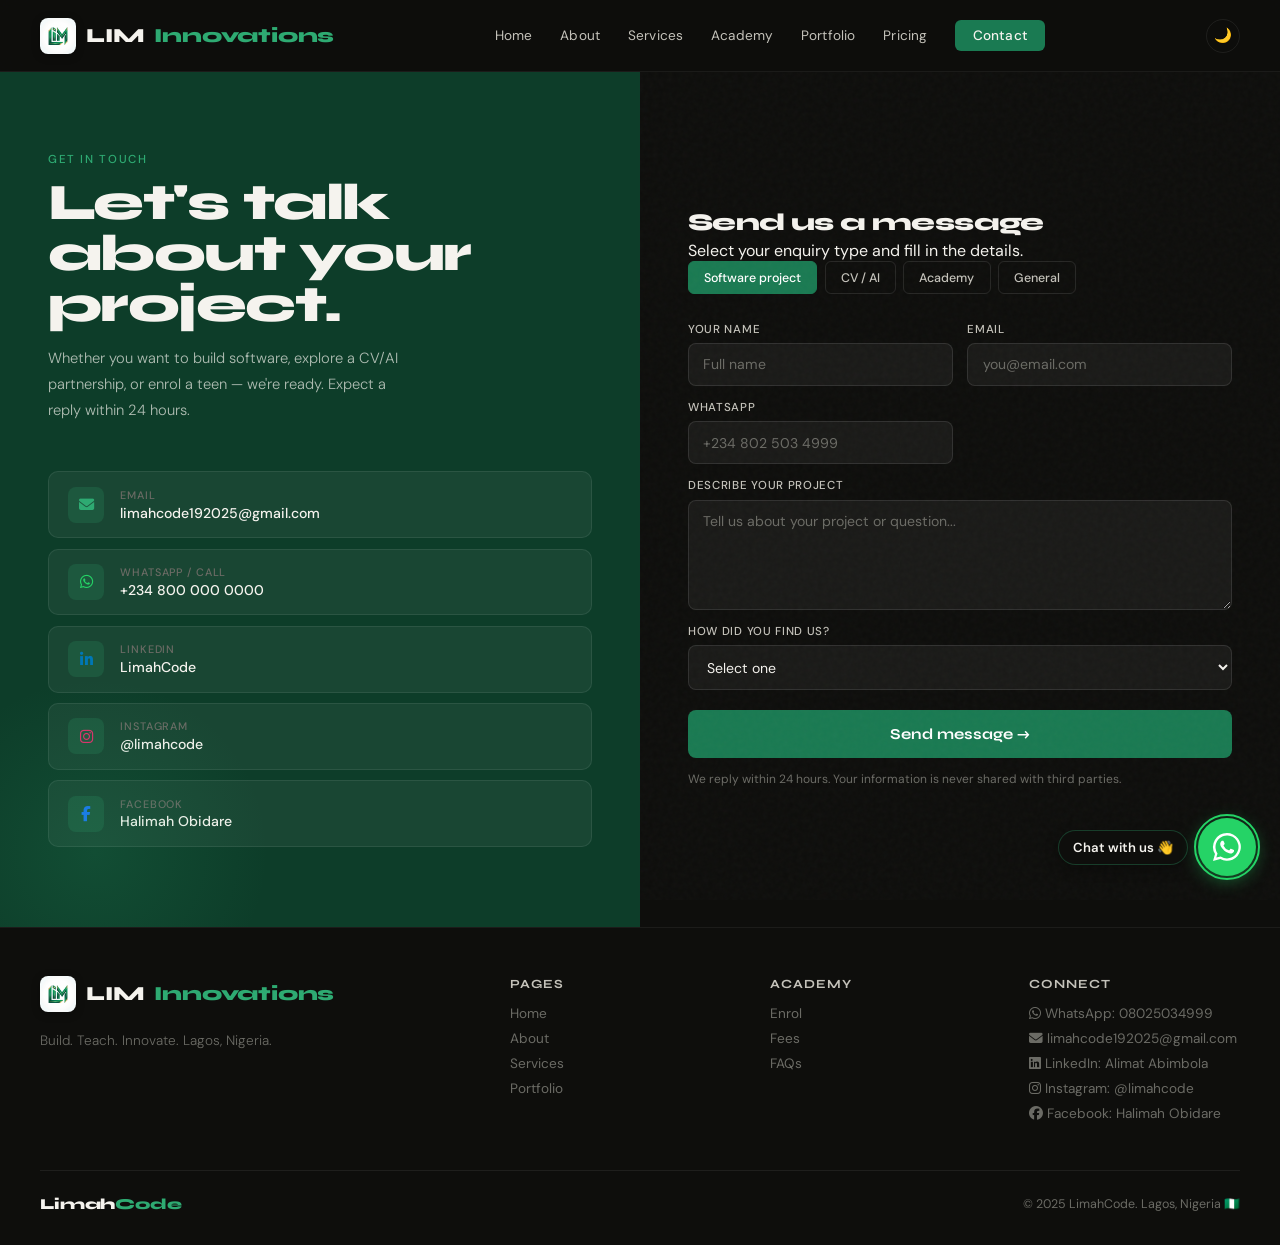
<file: contact.html>
<!DOCTYPE html>
<html lang="en">
<head>
  <meta charset="UTF-8">
  <meta name="viewport" content="width=device-width, initial-scale=1.0">
  <title>Contact — LimahCode</title>
  <link href="https://fonts.googleapis.com/css2?family=Syne:wght@400;700;800&family=DM+Sans:wght@300;400;500&display=swap" rel="stylesheet">
  <link rel="stylesheet" href="css/styles.css">
  <style>
    .contact-wrap {
      display: grid;
      grid-template-columns: 1fr 1fr;
      min-height: calc(100vh - 72px);
      margin-top: 72px;
    }
    /* Left info panel */
    .c-left {
      background: var(--gd);
      padding: 5rem 3rem;
      display: flex;
      flex-direction: column;
      justify-content: center;
      position: relative;
      overflow: hidden;
    }
    .c-left::before { content:''; position:absolute; bottom:-100px; left:-80px; width:350px; height:350px; background:radial-gradient(circle,rgba(46,170,114,.15) 0%,transparent 70%); pointer-events:none; }
    .c-left h1 { font-size:clamp(2rem,4vw,3.2rem); margin-bottom:1rem; }
    .c-left > p { font-size:.92rem; font-weight:300; color:rgba(245,243,238,.7); line-height:1.75; max-width:36ch; margin-bottom:3rem; }

    .c-methods { display:flex; flex-direction:column; gap:.65rem; }
    .c-method { display:flex; align-items:center; gap:1rem; padding:.9rem 1.2rem; background:rgba(255,255,255,.05); border:1px solid rgba(255,255,255,.08); border-radius:10px; color:var(--white); transition:background .2s, border-color .2s; cursor:pointer; text-decoration:none; }
    .c-method:hover { background:rgba(255,255,255,.09); border-color:rgba(46,170,114,.4); }
    .cm-icon { width:36px; height:36px; border-radius:8px; background:rgba(46,170,114,.18); display:flex; align-items:center; justify-content:center; font-size:.95rem; flex-shrink:0; }
    .cm-lbl { font-size:.68rem; text-transform:uppercase; letter-spacing:.08em; color:var(--gm); font-weight:500; margin-bottom:.12rem; }
    .cm-val { font-size:.88rem; font-weight:500; }

    /* Right form panel */
    .c-right {
      background: var(--black);
      padding: 5rem 3rem;
      display: flex;
      flex-direction: column;
      justify-content: center;
    }
    .c-right h2 { font-size:1.5rem; margin-bottom:.35rem; }
    .c-right > p { font-size:.85rem; color:var(--glt); font-weight:300; margin-bottom:1.75rem; }

    .type-tabs { display:flex; gap:.45rem; margin-bottom:1.75rem; flex-wrap:wrap; }
    .type-tab { padding:.45rem .95rem; font-size:.78rem; font-weight:500; border:1px solid rgba(255,255,255,.1); border-radius:6px; cursor:pointer; color:var(--glt); background:transparent; font-family:'DM Sans',sans-serif; transition:all .2s; }
    .type-tab.active { background:var(--green); border-color:var(--green); color:#fff; }
    .type-tab:hover:not(.active) { border-color:rgba(46,170,114,.4); color:var(--white); }

    .success-box { display:none; text-align:center; padding:4rem 2rem; }
    .success-box .si { font-size:3rem; margin-bottom:1.25rem; }
    .success-box h3 { font-size:1.4rem; margin-bottom:.75rem; }
    .success-box p { font-size:.9rem; color:var(--glt); font-weight:300; line-height:1.7; }

    @media(max-width:900px) {
      .contact-wrap { grid-template-columns:1fr; }
      .c-left { padding:4rem 2rem 3rem; }
      .c-right { padding:3rem 2rem; }
    }
    @media(max-width:640px) {
      .c-left, .c-right { padding:3rem 1.5rem; }
    }
  </style>
  <link rel="stylesheet" href="https://cdnjs.cloudflare.com/ajax/libs/font-awesome/6.4.0/css/all.min.css">
</head>
<body>

<nav>
  <a href="index.html" class="logo" style="display:inline-flex;align-items:center;gap:10px;"><img src="images/lim_innovations_logo.png" alt="LIM Innovations Logo" style="height:36px;width:36px;border-radius:8px;object-fit:cover;box-shadow:0 2px 8px rgba(0,0,0,0.3);">LIM<span>Innovations</span></a>
  <div class="nav-links">
    <a href="index.html">Home</a><a href="about.html">About</a><a href="services.html">Services</a>
    <a href="academy.html">Academy</a><a href="portfolio.html">Portfolio</a>
    <a href="pricing.html">Pricing</a><a href="contact.html" class="nav-cta active">Contact</a>
  </div>
  <div style="display:flex;align-items:center;gap:.75rem;">
    <button class="theme-toggle" id="theme-btn" onclick="toggleTheme()" aria-label="Switch to light mode">&#127769;</button>
    <button class="hamburger" id="hamburger" onclick="toggleMenu()" aria-label="Menu"><span></span><span></span><span></span></button>
  </div>
</nav>
<div class="mobile-menu" id="mobile-menu">
  <a href="index.html">Home</a><a href="about.html">About</a><a href="services.html">Services</a>
  <a href="academy.html">Academy</a><a href="portfolio.html">Portfolio</a><a href="pricing.html">Pricing</a><a href="contact.html">Contact</a>
</div>

<div class="contact-wrap">

  <!-- LEFT: CONTACT INFO -->
  <div class="c-left">
    <span class="sec-label reveal">Get in touch</span>
    <h1>Let's talk about your project.</h1>
    <p>Whether you want to build software, explore a CV/AI partnership, or enrol a teen — we're ready. Expect a reply within 24 hours.</p>
        <div class="c-methods">
      <a href="mailto:limahcode192025@gmail.com" class="c-method">
        <div class="cm-icon"><i class="fa-solid fa-envelope" style="color: var(--gl);"></i></div>
        <div><div class="cm-lbl">Email</div><div class="cm-val">limahcode192025@gmail.com</div></div>
      </a>
      <a href="https://wa.me/2348025034999" target="_blank" class="c-method">
        <div class="cm-icon"><i class="fa-brands fa-whatsapp" style="color: #25D366;"></i></div>
        <div><div class="cm-lbl">WhatsApp / Call</div><div class="cm-val">08025034999</div></div>
      </a>
      <a href="https://www.linkedin.com/in/alimat-abimbola/" target="_blank" class="c-method">
        <div class="cm-icon"><i class="fa-brands fa-linkedin-in" style="color: #0077b5;"></i></div>
        <div><div class="cm-lbl">LinkedIn</div><div class="cm-val">Alimat Abimbola</div></div>
      </a>
      <a href="https://www.instagram.com/limahcode/" target="_blank" class="c-method">
        <div class="cm-icon"><i class="fa-brands fa-instagram" style="color: #e1306c;"></i></div>
        <div><div class="cm-lbl">Instagram</div><div class="cm-val">@limahcode</div></div>
      </a>
      <a href="https://web.facebook.com/halimahobidare" target="_blank" class="c-method">
        <div class="cm-icon"><i class="fa-brands fa-facebook-f" style="color: #1877f2;"></i></div>
        <div><div class="cm-lbl">Facebook</div><div class="cm-val">Halimah Obidare</div></div>
      </a>
    </div>
  </div>

  <!-- RIGHT: FORM -->
  <div class="c-right">
    <div id="contact-form-wrap">
      <h2 class="reveal">Send us a message</h2>
      <p>Select your enquiry type and fill in the details.</p>

      <div class="type-tabs">
        <button class="type-tab active" onclick="setEnquiryType('software', this)">Software project</button>
        <button class="type-tab" onclick="setEnquiryType('ai', this)">CV / AI</button>
        <button class="type-tab" onclick="setEnquiryType('academy', this)">Academy</button>
        <button class="type-tab" onclick="setEnquiryType('general', this)">General</button>
      </div>

      <form onsubmit="submitContact(event)">
        <div class="form-grid">
          <div class="form-group"><label>Your name</label><input type="text" placeholder="Full name" required></div>
          <div class="form-group"><label>Email</label><input type="email" placeholder="you@email.com" required></div>
          <div class="form-group"><label>WhatsApp</label><input type="tel" placeholder="+234 802 503 4999"></div>

          <!-- SOFTWARE fields -->
          <div class="form-group hidden" id="cf-budget">
            <label>Budget range</label>
            <select><option value="" disabled selected>Select range</option><option>Under ₦150,000</option><option>₦150k–₦300k</option><option>₦300k–₦600k</option><option>₦600k–₦1M</option><option>Over ₦1M</option></select>
          </div>
          <div class="form-group hidden" id="cf-timeline">
            <label>Timeline</label>
            <select><option value="" disabled selected>When do you need it?</option><option>ASAP</option><option>1 month</option><option>1–3 months</option><option>3+ months</option><option>Flexible</option></select>
          </div>

          <!-- AI fields -->
          <div class="form-group hidden full" id="cf-usecase">
            <label>CV/AI use case</label>
            <select><option value="" disabled selected>Industry/use case</option><option>Security / surveillance</option><option>Retail / inventory</option><option>Agriculture</option><option>Healthcare</option><option>Industrial</option><option>Other</option></select>
          </div>

          <!-- ACADEMY fields -->
          <div class="form-group hidden" id="cf-age"><label>Student's age</label><input type="number" min="12" max="18" placeholder="e.g. 14"></div>
          <div class="form-group hidden" id="cf-track">
            <label>Track interest</label>
            <select><option value="" disabled selected>Select a track</option><option>Beginner</option><option>Builder</option><option>Advanced</option><option>Not sure</option></select>
          </div>

          <div class="form-group full">
            <label id="msg-label">Describe your project</label>
            <textarea placeholder="Tell us about your project or question..." required></textarea>
          </div>
          <div class="form-group full">
            <label>How did you find us?</label>
            <select><option value="" disabled selected>Select one</option><option>Instagram</option><option>Twitter/X</option><option>LinkedIn</option><option>WhatsApp</option><option>Google</option><option>Referral</option><option>Other</option></select>
          </div>
        </div>
        <button type="submit" class="form-submit">Send message →</button>
        <p class="form-note">We reply within 24 hours. Your information is never shared with third parties.</p>
      </form>
    </div>

    <!-- SUCCESS STATE -->
    <div class="success-box" id="contact-success">
      <div class="si">✅</div>
      <h3>Message received!</h3>
      <p>We'll get back to you within 24 hours. Check your WhatsApp and email. Thanks for reaching out to LimahCode.</p>
      <button class="btn-primary" style="margin-top:2rem;" onclick="resetContactForm()">Send another message</button>
    </div>
  </div>

</div>

<footer>
  <div class="footer-grid">
    <div class="footer-brand"><a href="index.html" class="logo" style="display:inline-flex;align-items:center;gap:10px;"><img src="images/lim_innovations_logo.png" alt="LIM Innovations Logo" style="height:36px;width:36px;border-radius:8px;object-fit:cover;box-shadow:0 2px 8px rgba(0,0,0,0.3);">LIM<span>Innovations</span></a><p>Build. Teach. Innovate. Lagos, Nigeria.</p></div>
    <div class="footer-col"><h4>Pages</h4><a href="index.html">Home</a><a href="about.html">About</a><a href="services.html">Services</a><a href="portfolio.html">Portfolio</a></div>
    <div class="footer-col"><h4>Academy</h4><a href="academy.html">Enrol</a><a href="pricing.html">Fees</a><a href="academy.html#faq">FAQs</a></div>
        <div class="footer-col">
      <h4>Connect</h4>
      <a href="https://wa.me/2348025034999" target="_blank"><i class="fa-brands fa-whatsapp"></i> WhatsApp: 08025034999</a>
      <a href="mailto:limahcode192025@gmail.com"><i class="fa-solid fa-envelope"></i> limahcode192025@gmail.com</a>
      <a href="https://www.linkedin.com/in/alimat-abimbola/" target="_blank"><i class="fa-brands fa-linkedin"></i> LinkedIn: Alimat Abimbola</a>
      <a href="https://www.instagram.com/limahcode/" target="_blank"><i class="fa-brands fa-instagram"></i> Instagram: @limahcode</a>
      <a href="https://web.facebook.com/halimahobidare" target="_blank"><i class="fa-brands fa-facebook"></i> Facebook: Halimah Obidare</a>
    </div>
  </div>
  <div class="footer-bottom"><a href="index.html" class="logo" style="font-size:.95rem;">Limah<span>Code</span></a><p>© 2025 LimahCode. Lagos, Nigeria 🇳🇬</p></div>
</footer>

<script src="js/nav.js?v=3"></script>
<script>
function submitContact(e) {
  e.preventDefault();
  showSuccess(document.getElementById('contact-form-wrap'), document.getElementById('contact-success'));
}
function resetContactForm() {
  resetForm(document.getElementById('contact-form-wrap'), document.getElementById('contact-success'));
}
</script>

<script>
(function(){
  var btn=document.getElementById("theme-btn");
  if(btn && document.body.classList.contains("light-mode")) btn.textContent="\u2600\uFE0F";
})();
</script>
</body>
</html>
</file>
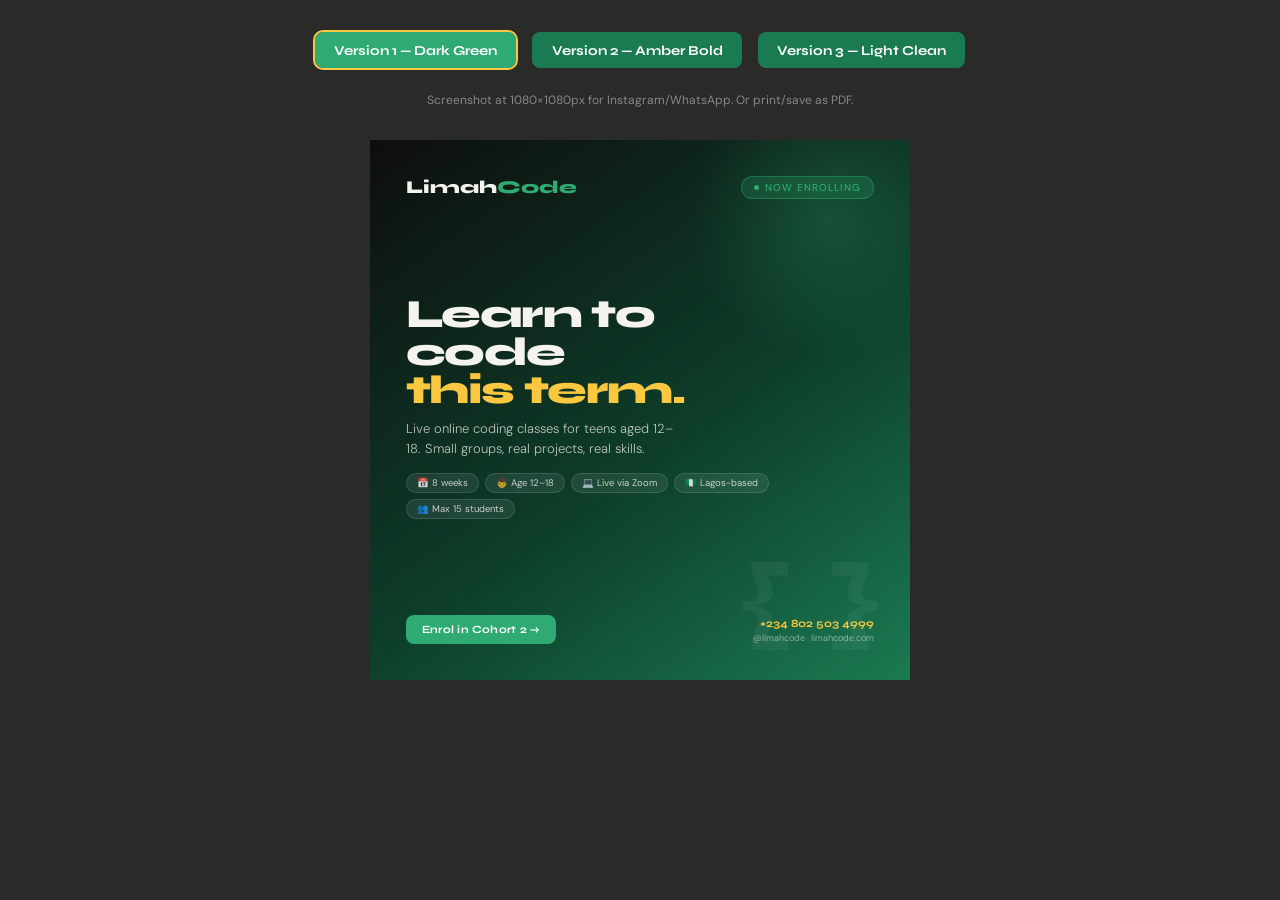
<file: flyer-social.html>
<!DOCTYPE html>
<html lang="en">
<head>
<meta charset="UTF-8">
<meta name="viewport" content="width=device-width, initial-scale=1.0">
<title>LimahCode — Social Media Flyer</title>
<link href="https://fonts.googleapis.com/css2?family=Syne:wght@400;700;800&family=DM+Sans:wght@300;400;500&display=swap" rel="stylesheet">
<style>
  * { box-sizing: border-box; margin: 0; padding: 0; }

  body {
    background: #2a2a28;
    display: flex;
    flex-direction: column;
    align-items: center;
    gap: 2rem;
    padding: 2rem;
    font-family: 'DM Sans', sans-serif;
    min-height: 100vh;
  }

  .controls {
    display: flex;
    gap: 1rem;
    flex-wrap: wrap;
    justify-content: center;
  }
  .ctrl-btn {
    background: #1A7A52;
    color: #fff;
    font-family: 'Syne', sans-serif;
    font-size: .85rem;
    font-weight: 700;
    padding: .6rem 1.2rem;
    border: none;
    border-radius: 8px;
    cursor: pointer;
    transition: background .2s;
  }
  .ctrl-btn:hover { background: #2EAA72; }
  .ctrl-btn.active { background: #2EAA72; outline: 2px solid #FAC740; }
  .ctrl-note { font-size:.75rem; color:#888; margin-top:.5rem; text-align:center; width:100%; }

  /* ── SHARED CARD STYLES ── */
  .card-wrap {
    width: 540px;
    height: 540px;
    flex-shrink: 0;
    position: relative;
    overflow: hidden;
  }

  /* ── VARIANT 1: Dark green gradient ── */
  .v1 {
    background: linear-gradient(145deg, #0E0E0C 0%, #0D3D29 55%, #1A7A52 100%);
    display: flex;
    flex-direction: column;
    justify-content: space-between;
    padding: 36px;
  }
  .v1::before { content:''; position:absolute; top:-60px; right:-60px; width:280px; height:280px; background:radial-gradient(circle, rgba(46,170,114,.25) 0%, transparent 70%); }
  .v1::after  { content:'{ }'; position:absolute; bottom:30px; right:30px; font-family:'Syne',sans-serif; font-size:90px; font-weight:800; color:rgba(255,255,255,.05); line-height:1; }
  .v1 .logo   { font-family:'Syne',sans-serif; font-weight:800; font-size:18px; color:#F5F3EE; }
  .v1 .logo span { color:#2EAA72; }
  .v1 .pill   { display:inline-flex; align-items:center; gap:6px; background:rgba(46,170,114,.2); border:1px solid rgba(46,170,114,.4); border-radius:100px; padding:4px 12px; font-size:10px; font-weight:500; letter-spacing:.1em; text-transform:uppercase; color:#2EAA72; }
  .v1 .pill::before { content:''; width:5px; height:5px; background:#2EAA72; border-radius:50%; animation:pulse 2s infinite; }
  @keyframes pulse { 0%,100%{opacity:1;transform:scale(1)} 50%{opacity:.5;transform:scale(.8)} }
  .v1 .title  { font-family:'Syne',sans-serif; font-size:40px; font-weight:800; line-height:.95; letter-spacing:-.04em; color:#F5F3EE; position:relative; z-index:1; }
  .v1 .title .amber { color:#FAC740; }
  .v1 .sub    { font-size:13px; font-weight:300; color:rgba(245,243,238,.75); line-height:1.55; max-width:30ch; margin-top:10px; position:relative; z-index:1; }
  .v1 .tags   { display:flex; flex-wrap:wrap; gap:6px; margin-top:14px; position:relative; z-index:1; }
  .v1 .tag    { background:rgba(255,255,255,.08); border:1px solid rgba(255,255,255,.12); border-radius:100px; padding:3px 10px; font-size:9.5px; color:rgba(245,243,238,.8); font-weight:400; }
  .v1 .bottom { display:flex; justify-content:space-between; align-items:flex-end; position:relative; z-index:1; }
  .v1 .cta    { background:#2EAA72; color:#fff; font-family:'Syne',sans-serif; font-size:11px; font-weight:700; padding:8px 16px; border-radius:8px; letter-spacing:.02em; }
  .v1 .contact { text-align:right; }
  .v1 .contact .wa { font-family:'Syne',sans-serif; font-size:11px; font-weight:700; color:#FAC740; }
  .v1 .contact .ig { font-size:9px; color:rgba(245,243,238,.5); margin-top:2px; }

  /* ── VARIANT 2: Bold amber ── */
  .v2 {
    background: #0E0E0C;
    display: flex;
    flex-direction: column;
  }
  .v2-top { background:linear-gradient(135deg,#E8900A,#FAC740); padding:32px 36px 28px; }
  .v2-top .logo { font-family:'Syne',sans-serif; font-weight:800; font-size:17px; color:#0E0E0C; }
  .v2-top .logo span { color:#1A7A52; }
  .v2-top .big { font-family:'Syne',sans-serif; font-size:46px; font-weight:800; line-height:.9; letter-spacing:-.04em; color:#0E0E0C; margin-top:12px; }
  .v2-top .big2 { font-size:22px; }
  .v2-body { flex:1; padding:24px 36px; display:flex; flex-direction:column; justify-content:space-between; }
  .v2-body .sub { font-size:12.5px; font-weight:300; color:#C4C2BA; line-height:1.6; max-width:36ch; }
  .v2-rows { display:flex; flex-direction:column; gap:8px; margin-top:16px; }
  .v2-row { display:flex; align-items:center; gap:8px; font-size:11px; color:#F5F3EE; font-weight:400; }
  .v2-row span.dot { width:6px; height:6px; background:#FAC740; border-radius:50%; flex-shrink:0; }
  .v2-bottom { display:flex; justify-content:space-between; align-items:center; border-top:1px solid rgba(255,255,255,.07); padding-top:16px; }
  .v2-bottom .wa { font-family:'Syne',sans-serif; font-size:11px; font-weight:700; color:#FAC740; }
  .v2-bottom .ig { font-size:9px; color:#6B6B65; }
  .v2-enrol { background:#1A7A52; color:#fff; font-family:'Syne',sans-serif; font-size:10.5px; font-weight:700; padding:8px 14px; border-radius:8px; }

  /* ── VARIANT 3: Clean minimal ── */
  .v3 {
    background: #F5F3EE;
    color: #0E0E0C;
    padding: 36px;
    display: flex;
    flex-direction: column;
    justify-content: space-between;
  }
  .v3::before { content:''; position:absolute; top:0; left:0; right:0; height:5px; background:#1A7A52; }
  .v3 .logo { font-family:'Syne',sans-serif; font-weight:800; font-size:17px; color:#0E0E0C; }
  .v3 .logo span { color:#1A7A52; }
  .v3 .eyebrow { font-size:9px; font-weight:500; letter-spacing:.14em; text-transform:uppercase; color:#1A7A52; margin-top:28px; }
  .v3 .title { font-family:'Syne',sans-serif; font-size:42px; font-weight:800; line-height:.95; letter-spacing:-.04em; color:#0E0E0C; margin-top:8px; }
  .v3 .title span { color:#1A7A52; }
  .v3 .sub { font-size:12px; font-weight:300; color:#6B6B65; line-height:1.6; max-width:36ch; margin-top:10px; }
  .v3 .tracks { display:grid; grid-template-columns:repeat(3,1fr); gap:8px; margin-top:20px; }
  .v3 .tr { background:#0E0E0C; border-radius:8px; padding:10px 10px 8px; }
  .v3 .tr .ti { font-size:14px; }
  .v3 .tr .tn { font-family:'Syne',sans-serif; font-size:10px; font-weight:700; color:#F5F3EE; margin-top:4px; }
  .v3 .tr .tp { font-family:'Syne',sans-serif; font-size:12px; font-weight:800; color:#2EAA72; margin-top:3px; }
  .v3 .bottom { display:flex; justify-content:space-between; align-items:flex-end; }
  .v3 .cta-box { background:#1A7A52; border-radius:10px; padding:10px 16px; }
  .v3 .cta-box p { font-size:9px; color:rgba(245,243,238,.7); }
  .v3 .cta-box .wa { font-family:'Syne',sans-serif; font-size:11.5px; font-weight:800; color:#FAC740; }
  .v3 .meta { text-align:right; font-size:9px; color:#6B6B65; line-height:1.6; }

  @media print { body { background:white; } .controls { display:none; } }
</style>
  <link rel="stylesheet" href="https://cdnjs.cloudflare.com/ajax/libs/font-awesome/6.4.0/css/all.min.css">
</head>
<body>

<div class="controls">
  <button class="ctrl-btn active" onclick="show('v1',this)">Version 1 — Dark Green</button>
  <button class="ctrl-btn" onclick="show('v2',this)">Version 2 — Amber Bold</button>
  <button class="ctrl-btn" onclick="show('v3',this)">Version 3 — Light Clean</button>
  <div class="ctrl-note">Screenshot at 1080×1080px for Instagram/WhatsApp. Or print/save as PDF.</div>
</div>

<!-- VARIANT 1: Dark Green -->
<div class="card-wrap v1" id="v1">
  <div>
    <div style="display:flex;justify-content:space-between;align-items:flex-start;">
      <div class="logo">Limah<span>Code</span></div>
      <div class="pill">Now enrolling</div>
    </div>
  </div>
  <div>
    <div class="title">Learn to<br>code<br><span class="amber">this term.</span></div>
    <div class="sub">Live online coding classes for teens aged 12–18. Small groups, real projects, real skills.</div>
    <div class="tags">
      <span class="tag">📅 8 weeks</span>
      <span class="tag">👦 Age 12–18</span>
      <span class="tag">💻 Live via Zoom</span>
      <span class="tag">🇳🇬 Lagos-based</span>
      <span class="tag">👥 Max 15 students</span>
    </div>
  </div>
  <div class="bottom">
    <div class="cta">Enrol in Cohort 2 →</div>
    <div class="contact">
      <div class="wa">+234 802 503 4999</div>
      <div class="ig">@limahcode · limahcode.com</div>
    </div>
  </div>
</div>

<!-- VARIANT 2: Amber Bold -->
<div class="card-wrap v2" id="v2" style="display:none;">
  <div class="v2-top">
    <div class="logo">Limah<span>Code</span> <span style="font-size:11px;font-weight:400;color:#0E0E0C;opacity:.6;">Cohort 2</span></div>
    <div class="big">Web & CSS<br><span class="big2">Mastery</span><br>Bootcamp.</div>
  </div>
  <div class="v2-body">
    <div>
      <div class="sub">Live online coding bootcamp for teens. Real projects, 1-on-1 mentorship, interactive playgrounds. Your teen builds and deploys real websites to the internet!</div>
      <div class="v2-rows">
        <div class="v2-row"><span class="dot"></span><span>Ages 12–18 · Weekend live Zoom classes</span></div>
        <div class="v2-row"><span class="dot"></span><span>HTML5, Advanced CSS, Animations & Flexbox</span></div>
        <div class="v2-row"><span class="dot"></span><span>Live Netlify Deployment & Portfolio Defense</span></div>
        <div class="v2-row"><span class="dot"></span><span>Cohort 1 Graduates get Early Bird Special!</span></div>
      </div>
    </div>
    <div class="v2-bottom">
      <div>
        <div class="wa">+234 802 503 4999</div>
        <div class="ig">WhatsApp to secure a slot</div>
      </div>
      <div class="v2-enrol">Enrol Now →</div>
    </div>
  </div>
</div>

<!-- VARIANT 3: Light/Clean -->
<div class="card-wrap v3" id="v3" style="display:none;">
  <div>
    <div class="logo">Limah<span>Code</span> · Cohort 2</div>
    <div class="eyebrow">Weekend Coding School · Ages 12–18</div>
    <div class="title">Code.<br><span>Build.</span><br>Deploy.</div>
    <div class="sub">Level up your teen's tech skills with our hands-on Web Development & CSS Mastery Bootcamp. Small class size, real projects, verified certificates.</div>
    <div class="tracks">
      <div class="tr"><div class="ti">🌱</div><div class="tn">Beginner</div><div class="tp">HTML5</div></div>
      <div class="tr"><div class="ti">⚡</div><div class="tn">Builder</div><div class="tp">CSS & Flex</div></div>
      <div class="tr"><div class="ti">🚀</div><div class="tn">Deploy</div><div class="tp">Live Sites</div></div>
    </div>
  </div>
  <div class="bottom">
    <div class="cta-box">
      <p>WhatsApp to enrol</p>
      <div class="wa">+234 802 503 4999</div>
    </div>
    <div class="meta">
      <div>@limahcode</div>
      <div>limahcode192025@gmail.com</div>
      <div style="margin-top:4px;">Lagos, Nigeria 🇳🇬</div>
    </div>
  </div>
</div>

<script>
function show(id, btn) {
  ['v1','v2','v3'].forEach(v => document.getElementById(v).style.display = 'none');
  document.getElementById(id).style.display = 'flex';
  document.querySelectorAll('.ctrl-btn').forEach(b => b.classList.remove('active'));
  btn.classList.add('active');
}
</script>
</body>
</html>
</file>
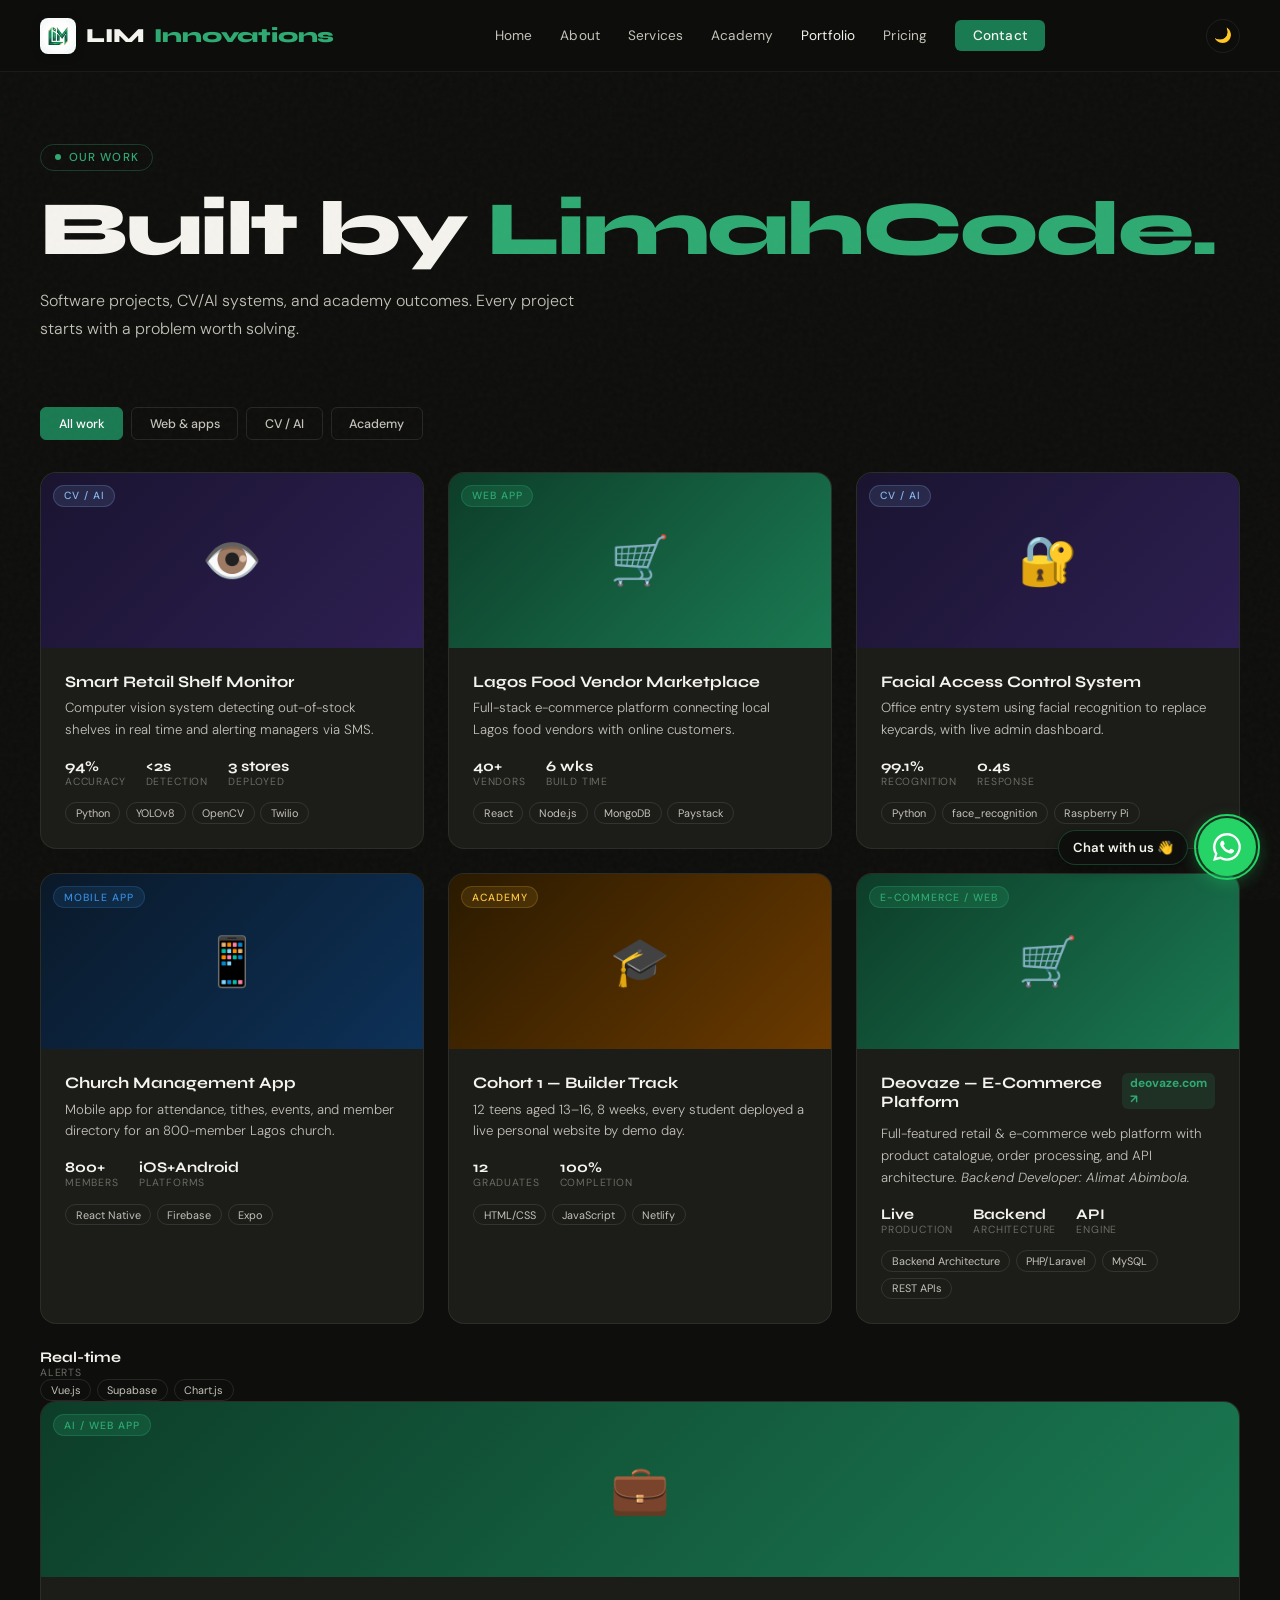
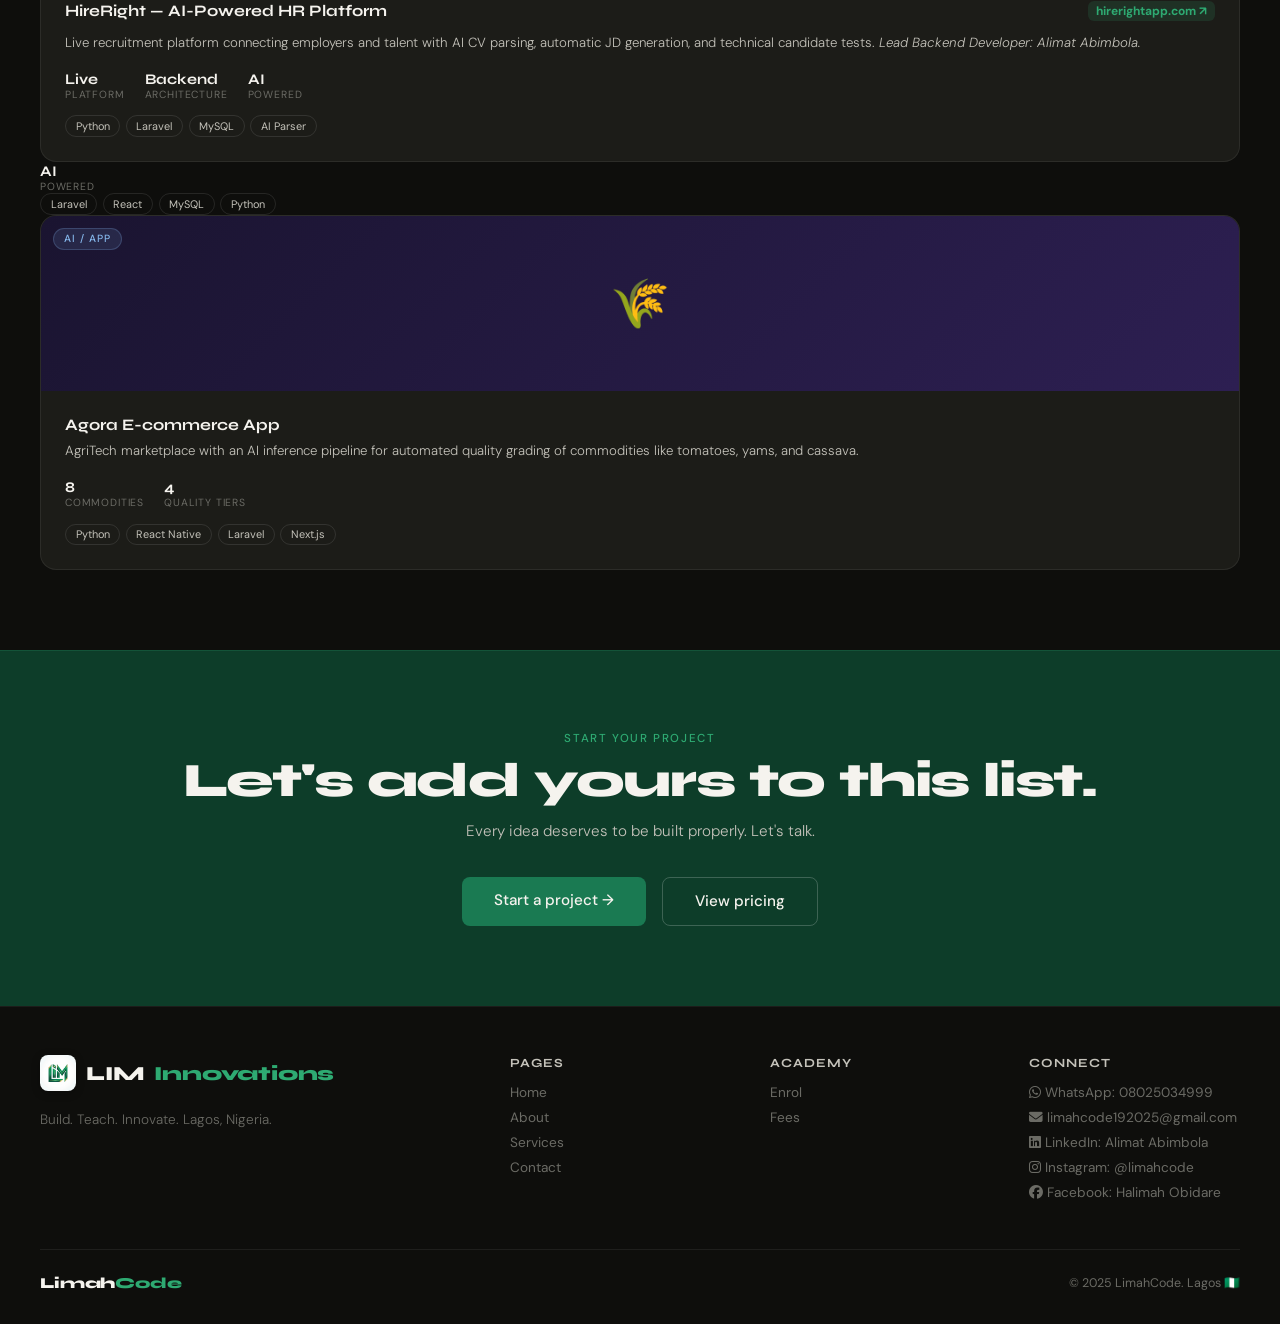
<file: portfolio.html>
<!DOCTYPE html>
<html lang="en">
<head>
  <meta charset="UTF-8">
  <meta name="viewport" content="width=device-width, initial-scale=1.0">
  <title>Portfolio — LimahCode</title>
  <link href="https://fonts.googleapis.com/css2?family=Syne:wght@400;700;800&family=DM+Sans:wght@300;400;500&display=swap" rel="stylesheet">
  <link rel="stylesheet" href="css/styles.css">
  <style>
    .page-hero { padding:9rem 2.5rem 4rem; }
    .page-hero h1 { font-size:clamp(2.5rem,6vw,5rem); }
    .page-hero h1 span { color:var(--gl); }
    .page-hero p { margin-top:1.25rem; font-size:1rem; font-weight:300; color:var(--glt); max-width:52ch; line-height:1.75; }

    .filter-bar { padding:0 2.5rem 2rem; display:flex; gap:.5rem; flex-wrap:wrap; }
    .flt-btn { padding:.45rem 1.1rem; font-size:.78rem; font-weight:500; border:1px solid rgba(255,255,255,.1); border-radius:6px; cursor:pointer; color:var(--glt); background:transparent; font-family:'DM Sans',sans-serif; transition:all .2s; }
    .flt-btn.active { background:var(--green); border-color:var(--green); color:#fff; }
    .flt-btn:hover:not(.active) { border-color:rgba(46,170,114,.4); color:var(--white); }

    .proj-grid { display:grid; grid-template-columns:repeat(auto-fill,minmax(300px,1fr)); gap:1.5rem; }
    .proj-card { background:var(--card); border:1px solid var(--border); border-radius:16px; overflow:hidden; transition:border-color .2s, transform .2s; cursor:pointer; }
    .proj-card:hover { border-color:rgba(46,170,114,.35); transform:translateY(-3px); }
    .thumb { height:175px; display:flex; align-items:center; justify-content:center; position:relative; font-size:3rem; }
    .tw { background:linear-gradient(135deg,#0D3D29,#1A7A52); }
    .tc { background:linear-gradient(135deg,#1a1430,#2d1f52); }
    .ta { background:linear-gradient(135deg,#0a1929,#0d3158); }
    .te { background:linear-gradient(135deg,#2a1a00,#6b3a00); }
    .proj-lbl { position:absolute; top:.75rem; left:.75rem; font-size:.65rem; font-weight:500; letter-spacing:.1em; text-transform:uppercase; padding:.22rem .6rem; border-radius:100px; }
    .lw { background:rgba(46,170,114,.18); color:var(--gl); border:1px solid rgba(46,170,114,.28); }
    .lc { background:rgba(133,183,235,.12); color:#85B7EB; border:1px solid rgba(133,183,235,.22); }
    .la { background:rgba(59,139,212,.12); color:var(--bl); border:1px solid rgba(59,139,212,.22); }
    .le { background:rgba(250,199,64,.1); color:var(--al); border:1px solid rgba(250,199,64,.18); }
    .proj-body { padding:1.5rem; }
    .proj-body h3 { font-size:1rem; margin-bottom:.4rem; }
    .proj-body p { font-size:.83rem; color:var(--glt); line-height:1.65; font-weight:300; margin-bottom:1rem; }
    .proj-stats { display:flex; gap:1.25rem; margin-bottom:.9rem; }
    .ps-val { font-family:'Syne',sans-serif; font-size:.92rem; font-weight:700; }
    .ps-lbl { font-size:.65rem; text-transform:uppercase; letter-spacing:.08em; color:var(--gm); }
    .proj-tags { display:flex; flex-wrap:wrap; gap:.35rem; }
    .ptag { font-size:.68rem; padding:.18rem .6rem; border-radius:100px; border:1px solid rgba(255,255,255,.1); color:var(--glt); }

    @media(max-width:640px) { .page-hero, .filter-bar { padding-left:1.5rem; padding-right:1.5rem; } }
  </style>
  <link rel="stylesheet" href="https://cdnjs.cloudflare.com/ajax/libs/font-awesome/6.4.0/css/all.min.css">
</head>
<body>

<nav>
  <a href="index.html" class="logo" style="display:inline-flex;align-items:center;gap:10px;"><img src="images/lim_innovations_logo.png" alt="LIM Innovations Logo" style="height:36px;width:36px;border-radius:8px;object-fit:cover;box-shadow:0 2px 8px rgba(0,0,0,0.3);">LIM<span>Innovations</span></a>
  <div class="nav-links">
    <a href="index.html">Home</a><a href="about.html">About</a><a href="services.html">Services</a>
    <a href="academy.html">Academy</a><a href="portfolio.html" class="active">Portfolio</a>
    <a href="pricing.html">Pricing</a><a href="contact.html" class="nav-cta">Contact</a>
  </div>
  <div style="display:flex;align-items:center;gap:.75rem;">
    <button class="theme-toggle" id="theme-btn" onclick="toggleTheme()" aria-label="Switch to light mode">&#127769;</button>
    <button class="hamburger" id="hamburger" onclick="toggleMenu()" aria-label="Menu"><span></span><span></span><span></span></button>
  </div>
</nav>
<div class="mobile-menu" id="mobile-menu">
  <a href="index.html">Home</a><a href="about.html">About</a><a href="services.html">Services</a>
  <a href="academy.html">Academy</a><a href="portfolio.html">Portfolio</a><a href="pricing.html">Pricing</a><a href="contact.html">Contact</a>
</div>

<div class="page-hero">
  <div class="badge">Our work</div>
  <h1>Built by <span>LimahCode.</span></h1>
  <p>Software projects, CV/AI systems, and academy outcomes. Every project starts with a problem worth solving.</p>
</div>

<div class="filter-bar">
  <button class="flt-btn active" onclick="filterProjects('all', this)">All work</button>
  <button class="flt-btn" onclick="filterProjects('web', this)">Web & apps</button>
  <button class="flt-btn" onclick="filterProjects('cv', this)">CV / AI</button>
  <button class="flt-btn" onclick="filterProjects('edu', this)">Academy</button>
</div>

<section style="padding-top:0;">
  <div class="proj-grid" id="proj-grid">

    <div class="proj-card reveal" data-cat="cv" onclick="openModal('cv1')">
      <div class="thumb tc"><span>👁️</span><span class="proj-lbl lc">CV / AI</span></div>
      <div class="proj-body"><h3>Smart Retail Shelf Monitor</h3><p>Computer vision system detecting out-of-stock shelves in real time and alerting managers via SMS.</p><div class="proj-stats"><div><div class="ps-val">94%</div><div class="ps-lbl">Accuracy</div></div><div><div class="ps-val">&lt;2s</div><div class="ps-lbl">Detection</div></div><div><div class="ps-val">3 stores</div><div class="ps-lbl">Deployed</div></div></div><div class="proj-tags"><span class="ptag">Python</span><span class="ptag">YOLOv8</span><span class="ptag">OpenCV</span><span class="ptag">Twilio</span></div></div>
    </div>

    <div class="proj-card reveal" data-cat="web" onclick="openModal('web1')">
      <div class="thumb tw"><span>🛒</span><span class="proj-lbl lw">Web app</span></div>
      <div class="proj-body"><h3>Lagos Food Vendor Marketplace</h3><p>Full-stack e-commerce platform connecting local Lagos food vendors with online customers.</p><div class="proj-stats"><div><div class="ps-val">40+</div><div class="ps-lbl">Vendors</div></div><div><div class="ps-val">6 wks</div><div class="ps-lbl">Build time</div></div></div><div class="proj-tags"><span class="ptag">React</span><span class="ptag">Node.js</span><span class="ptag">MongoDB</span><span class="ptag">Paystack</span></div></div>
    </div>

    <div class="proj-card reveal" data-cat="cv" onclick="openModal('cv2')">
      <div class="thumb tc"><span>🔐</span><span class="proj-lbl lc">CV / AI</span></div>
      <div class="proj-body"><h3>Facial Access Control System</h3><p>Office entry system using facial recognition to replace keycards, with live admin dashboard.</p><div class="proj-stats"><div><div class="ps-val">99.1%</div><div class="ps-lbl">Recognition</div></div><div><div class="ps-val">0.4s</div><div class="ps-lbl">Response</div></div></div><div class="proj-tags"><span class="ptag">Python</span><span class="ptag">face_recognition</span><span class="ptag">Raspberry Pi</span></div></div>
    </div>

    <div class="proj-card reveal" data-cat="web" onclick="openModal('web2')">
      <div class="thumb ta"><span>📱</span><span class="proj-lbl la">Mobile app</span></div>
      <div class="proj-body"><h3>Church Management App</h3><p>Mobile app for attendance, tithes, events, and member directory for an 800-member Lagos church.</p><div class="proj-stats"><div><div class="ps-val">800+</div><div class="ps-lbl">Members</div></div><div><div class="ps-val">iOS+Android</div><div class="ps-lbl">Platforms</div></div></div><div class="proj-tags"><span class="ptag">React Native</span><span class="ptag">Firebase</span><span class="ptag">Expo</span></div></div>
    </div>

    <div class="proj-card reveal" data-cat="edu" onclick="openModal('edu1')">
      <div class="thumb te"><span>🎓</span><span class="proj-lbl le">Academy</span></div>
      <div class="proj-body"><h3>Cohort 1 — Builder Track</h3><p>12 teens aged 13–16, 8 weeks, every student deployed a live personal website by demo day.</p><div class="proj-stats"><div><div class="ps-val">12</div><div class="ps-lbl">Graduates</div></div><div><div class="ps-val">100%</div><div class="ps-lbl">Completion</div></div></div><div class="proj-tags"><span class="ptag">HTML/CSS</span><span class="ptag">JavaScript</span><span class="ptag">Netlify</span></div></div>
    </div>

    <div class="proj-card reveal" data-cat="web" onclick="openModal('web3')">
<div class="thumb tw"><span>🛒</span><span class="proj-lbl lw">E-Commerce / Web</span></div>
<div class="proj-body">
  <div style="display:flex; justify-content:space-between; align-items:flex-start; margin-bottom:.35rem;">
    <h3>Deovaze — E-Commerce Platform</h3>
    <a href="https://deovaze.com/" target="_blank" onclick="event.stopPropagation();" style="color:var(--gl); font-size:12px; font-weight:700; text-decoration:none; padding:2px 8px; border-radius:6px; background:rgba(46,170,114,.15);">deovaze.com ↗</a>
  </div>
  <p>Full-featured retail & e-commerce web platform with product catalogue, order processing, and API architecture. <em>Backend Developer: Alimat Abimbola.</em></p>
  <div class="proj-stats"><div><div class="ps-val">Live</div><div class="ps-lbl">Production</div></div><div><div class="ps-val">Backend</div><div class="ps-lbl">Architecture</div></div><div><div class="ps-val">API</div><div class="ps-lbl">Engine</div></div></div>
  <div class="proj-tags"><span class="ptag">Backend Architecture</span><span class="ptag">PHP/Laravel</span><span class="ptag">MySQL</span><span class="ptag">REST APIs</span></div>
</div>
</div><div><div class="ps-val">Real-time</div><div class="ps-lbl">Alerts</div></div></div><div class="proj-tags"><span class="ptag">Vue.js</span><span class="ptag">Supabase</span><span class="ptag">Chart.js</span></div></div>
    </div>

    <div class="proj-card reveal" data-cat="web" onclick="openModal('hr1')">
<div class="thumb tw"><span>💼</span><span class="proj-lbl lw">AI / Web App</span></div>
<div class="proj-body">
  <div style="display:flex; justify-content:space-between; align-items:flex-start; margin-bottom:.35rem;">
    <h3>HireRight — AI-Powered HR Platform</h3>
    <a href="https://hirerightapp.com/" target="_blank" onclick="event.stopPropagation();" style="color:var(--gl); font-size:12px; font-weight:700; text-decoration:none; padding:2px 8px; border-radius:6px; background:rgba(46,170,114,.15);">hirerightapp.com ↗</a>
  </div>
  <p>Live recruitment platform connecting employers and talent with AI CV parsing, automatic JD generation, and technical candidate tests. <em>Lead Backend Developer: Alimat Abimbola.</em></p>
  <div class="proj-stats"><div><div class="ps-val">Live</div><div class="ps-lbl">Platform</div></div><div><div class="ps-val">Backend</div><div class="ps-lbl">Architecture</div></div><div><div class="ps-val">AI</div><div class="ps-lbl">Powered</div></div></div>
  <div class="proj-tags"><span class="ptag">Python</span><span class="ptag">Laravel</span><span class="ptag">MySQL</span><span class="ptag">AI Parser</span></div>
</div>
</div><div><div class="ps-val">AI</div><div class="ps-lbl">Powered</div></div></div><div class="proj-tags"><span class="ptag">Laravel</span><span class="ptag">React</span><span class="ptag">MySQL</span><span class="ptag">Python</span></div></div>
    </div>
    
    <div class="proj-card reveal" data-cat="cv" onclick="openModal('agora1')">
      <div class="thumb tc"><span>🌾</span><span class="proj-lbl lc">AI / App</span></div>
      <div class="proj-body"><h3>Agora E-commerce App</h3><p>AgriTech marketplace with an AI inference pipeline for automated quality grading of commodities like tomatoes, yams, and cassava.</p><div class="proj-stats"><div><div class="ps-val">8</div><div class="ps-lbl">Commodities</div></div><div><div class="ps-val">4</div><div class="ps-lbl">Quality Tiers</div></div></div><div class="proj-tags"><span class="ptag">Python</span><span class="ptag">React Native</span><span class="ptag">Laravel</span><span class="ptag">Next.js</span></div></div>
    </div>

  </div>
</section>

<section class="green-bg" style="text-align:center;">
  <span class="sec-label reveal">Start your project</span>
  <h2 class="reveal">Let's add yours to this list.</h2>
  <p class="sec-sub" style="margin:.75rem auto 2rem;">Every idea deserves to be built properly. Let's talk.</p>
  <div style="display:flex;gap:1rem;justify-content:center;flex-wrap:wrap;">
    <a href="contact.html" class="btn-primary">Start a project →</a>
    <a href="pricing.html" class="btn-outline">View pricing</a>
  </div>
</section>

<!-- MODAL -->
<div class="modal-overlay" id="modal-overlay">
  <div class="modal" id="modal-body"></div>
</div>

<footer>
  <div class="footer-grid">
    <div class="footer-brand"><a href="index.html" class="logo" style="display:inline-flex;align-items:center;gap:10px;"><img src="images/lim_innovations_logo.png" alt="LIM Innovations Logo" style="height:36px;width:36px;border-radius:8px;object-fit:cover;box-shadow:0 2px 8px rgba(0,0,0,0.3);">LIM<span>Innovations</span></a><p>Build. Teach. Innovate. Lagos, Nigeria.</p></div>
    <div class="footer-col"><h4>Pages</h4><a href="index.html">Home</a><a href="about.html">About</a><a href="services.html">Services</a><a href="contact.html">Contact</a></div>
    <div class="footer-col"><h4>Academy</h4><a href="academy.html">Enrol</a><a href="pricing.html">Fees</a></div>
        <div class="footer-col">
      <h4>Connect</h4>
      <a href="https://wa.me/2348025034999" target="_blank"><i class="fa-brands fa-whatsapp"></i> WhatsApp: 08025034999</a>
      <a href="mailto:limahcode192025@gmail.com"><i class="fa-solid fa-envelope"></i> limahcode192025@gmail.com</a>
      <a href="https://www.linkedin.com/in/alimat-abimbola/" target="_blank"><i class="fa-brands fa-linkedin"></i> LinkedIn: Alimat Abimbola</a>
      <a href="https://www.instagram.com/limahcode/" target="_blank"><i class="fa-brands fa-instagram"></i> Instagram: @limahcode</a>
      <a href="https://web.facebook.com/halimahobidare" target="_blank"><i class="fa-brands fa-facebook"></i> Facebook: Halimah Obidare</a>
    </div>
  </div>
  <div class="footer-bottom"><a href="index.html" class="logo" style="font-size:.95rem;">Limah<span>Code</span></a><p>© 2025 LimahCode. Lagos 🇳🇬</p></div>
</footer>

<script src="js/nav.js?v=3"></script>

<script>
(function(){
  var btn=document.getElementById("theme-btn");
  if(btn && document.body.classList.contains("light-mode")) btn.textContent="\u2600\uFE0F";
})();
</script>
</body>
</html>
</file>
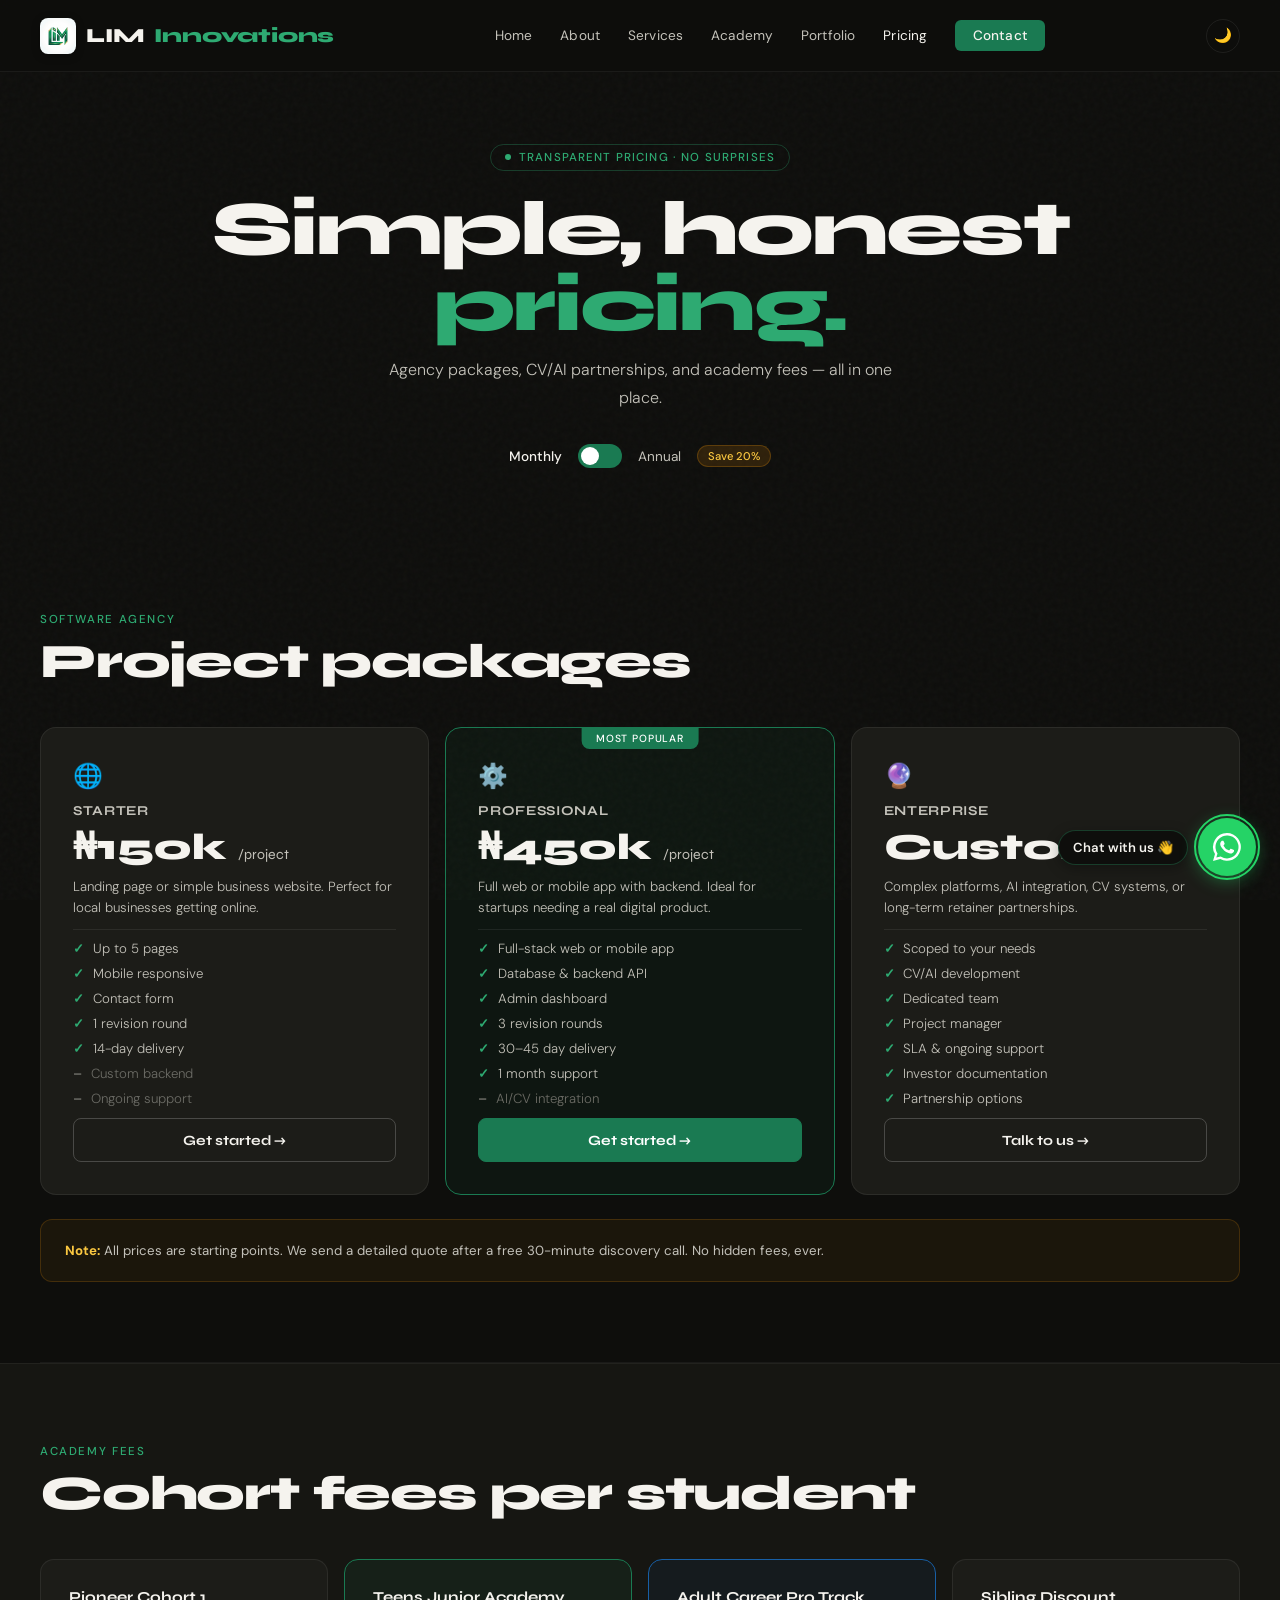
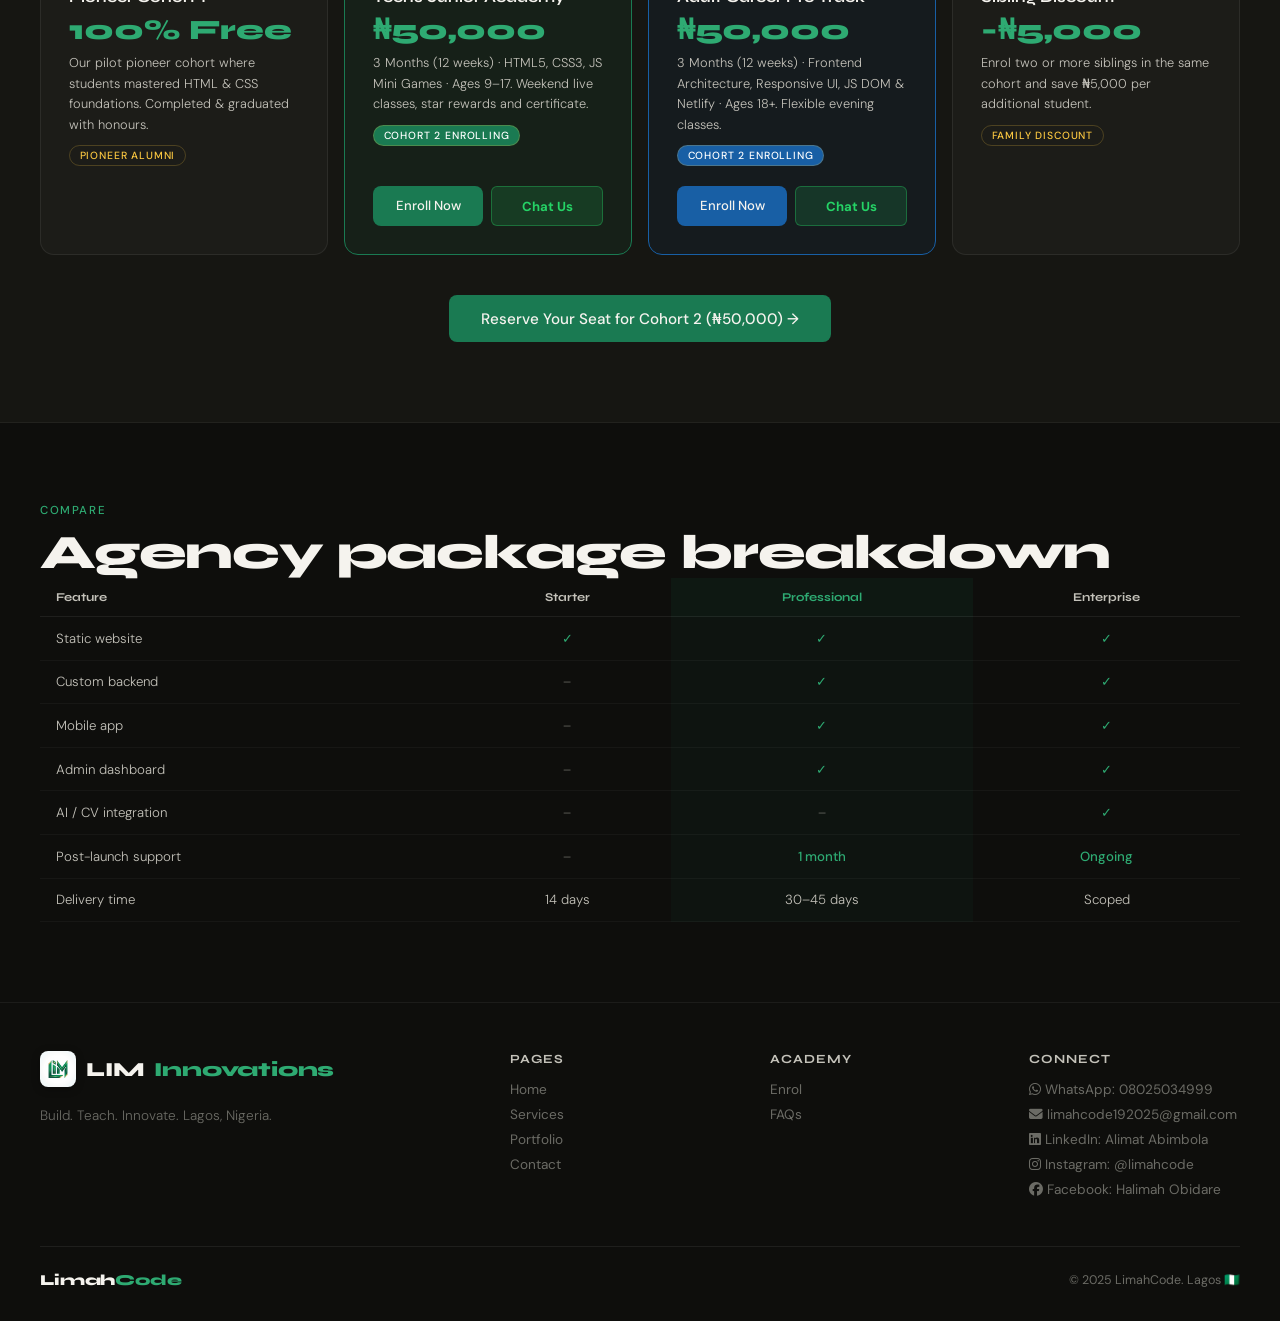
<file: pricing.html>
<!DOCTYPE html>
<html lang="en">
<head>
  <meta charset="UTF-8">
  <meta name="viewport" content="width=device-width, initial-scale=1.0">
  <title>Pricing — LimahCode</title>
  <link href="https://fonts.googleapis.com/css2?family=Syne:wght@400;700;800&family=DM+Sans:wght@300;400;500&display=swap" rel="stylesheet">
  <link rel="stylesheet" href="css/styles.css">
  <style>
    .page-hero { padding:9rem 2.5rem 4rem; text-align:center; position:relative; }
    .page-hero h1 { font-size:clamp(2.5rem,6vw,5rem); }
    .page-hero h1 span { color:var(--gl); }
    .page-hero p { margin:.75rem auto 0; font-size:1rem; font-weight:300; color:var(--glt); max-width:48ch; line-height:1.75; }

    /* Annual toggle */
    .toggle-row { margin-top:2rem; display:flex; align-items:center; justify-content:center; gap:1rem; }
    .tgl-lbl { font-size:.85rem; color:var(--glt); }
    .tgl-lbl.on { color:var(--white); font-weight:500; }
    .tgl-track { position:relative; width:44px; height:24px; background:var(--green); border-radius:100px; cursor:pointer; display:inline-block; }
    #ptoggle { position:absolute; opacity:0; width:100%; height:100%; cursor:pointer; margin:0; }
    .tgl-thumb { position:absolute; top:3px; left:3px; width:18px; height:18px; background:#fff; border-radius:50%; transition:transform .2s; pointer-events:none; }
    #ptoggle:checked ~ .tgl-thumb { transform:translateX(20px); }
    .save-pill { background:rgba(232,144,10,.15); color:var(--al); font-size:.7rem; font-weight:500; padding:.2rem .65rem; border-radius:100px; border:1px solid rgba(232,144,10,.25); }
    .ann-note { font-size:.72rem; color:var(--al); display:none; margin-top:.2rem; }

    /* Pricing cards */
    .pricing-grid { display:grid; grid-template-columns:repeat(auto-fit,minmax(260px,1fr)); gap:1rem; margin-top:2.5rem; }
    .pc { background:var(--card); border:1px solid var(--border); border-radius:16px; padding:2rem; display:flex; flex-direction:column; gap:.65rem; transition:border-color .2s, transform .2s; }
    .pc:hover { border-color:rgba(46,170,114,.3); transform:translateY(-2px); }
    .pc.feat { border-color:var(--green); background:rgba(26,122,82,.08); position:relative; }
    .feat-badge { position:absolute; top:-1px; left:50%; transform:translateX(-50%); background:var(--green); color:#fff; font-size:.65rem; font-weight:500; letter-spacing:.08em; text-transform:uppercase; padding:.28rem .9rem; border-radius:0 0 8px 8px; white-space:nowrap; }
    .pc-icon { font-size:1.5rem; }
    .pc-name { font-family:'Syne',sans-serif; font-size:.85rem; font-weight:700; color:var(--glt); letter-spacing:.05em; text-transform:uppercase; }
    .pc-price { font-family:'Syne',sans-serif; font-size:2.3rem; font-weight:800; line-height:1; }
    .pc-price sub { font-size:.88rem; font-weight:400; color:var(--glt); vertical-align:baseline; }
    .pc-desc { font-size:.83rem; color:var(--glt); line-height:1.6; font-weight:300; }
    .pc-div { height:1px; background:rgba(255,255,255,.07); }
    .pc-feats { list-style:none; display:flex; flex-direction:column; gap:.5rem; flex:1; }
    .pc-feats li { font-size:.83rem; color:var(--glt); display:flex; gap:.55rem; font-weight:300; }
    .pc-feats li::before { content:'✓'; color:var(--gl); font-weight:700; flex-shrink:0; }
    .pc-feats li.off::before { content:'–'; color:var(--gm); }
    .pc-feats li.off { color:var(--gm); }
    .pc-btn { margin-top:auto; padding:.8rem; background:transparent; color:var(--white); font-family:'Syne',sans-serif; font-size:.88rem; font-weight:700; border:1px solid rgba(255,255,255,.2); border-radius:8px; cursor:pointer; transition:all .2s; text-align:center; text-decoration:none; display:block; }
    .pc-btn:hover { border-color:var(--gl); color:var(--gl); }
    .pc.feat .pc-btn { background:var(--green); border-color:var(--green); color:#fff; }
    .pc.feat .pc-btn:hover { background:var(--gl); border-color:var(--gl); }

    /* Academy pricing */
    .acad-grid { display:grid; grid-template-columns:repeat(auto-fit,minmax(210px,1fr)); gap:1rem; margin-top:2.5rem; }
    .apc { background:var(--card); border:1px solid var(--border); border-radius:14px; padding:1.75rem; transition:border-color .2s; }
    .apc:hover { border-color:rgba(46,170,114,.3); }
    .apc h3 { font-size:.95rem; margin-bottom:.3rem; }
    .apc-price { font-family:'Syne',sans-serif; font-size:1.75rem; font-weight:800; color:var(--gl); margin:.4rem 0; }
    .apc p { font-size:.8rem; color:var(--glt); line-height:1.6; font-weight:300; }
    .apc-tag { display:inline-block; margin-top:.65rem; font-size:.65rem; font-weight:500; letter-spacing:.08em; text-transform:uppercase; color:var(--al); border:1px solid rgba(250,199,64,.22); padding:.18rem .6rem; border-radius:100px; }

    .note-box { background:rgba(232,144,10,.06); border:1px solid rgba(232,144,10,.2); border-radius:12px; padding:1.2rem 1.5rem; font-size:.83rem; color:var(--glt); line-height:1.7; margin-top:1.5rem; }
    .note-box strong { color:var(--al); }

    @media(max-width:640px) { .page-hero { padding-left:1.5rem; padding-right:1.5rem; } }
  </style>
  <link rel="stylesheet" href="https://cdnjs.cloudflare.com/ajax/libs/font-awesome/6.4.0/css/all.min.css">
</head>
<body>

<nav>
  <a href="index.html" class="logo" style="display:inline-flex;align-items:center;gap:10px;"><img src="images/lim_innovations_logo.png" alt="LIM Innovations Logo" style="height:36px;width:36px;border-radius:8px;object-fit:cover;box-shadow:0 2px 8px rgba(0,0,0,0.3);">LIM<span>Innovations</span></a>
  <div class="nav-links">
    <a href="index.html">Home</a><a href="about.html">About</a><a href="services.html">Services</a>
    <a href="academy.html">Academy</a><a href="portfolio.html">Portfolio</a>
    <a href="pricing.html" class="active">Pricing</a><a href="contact.html" class="nav-cta">Contact</a>
  </div>
  <div style="display:flex;align-items:center;gap:.75rem;">
    <button class="theme-toggle" id="theme-btn" onclick="toggleTheme()" aria-label="Switch to light mode">&#127769;</button>
    <button class="hamburger" id="hamburger" onclick="toggleMenu()" aria-label="Menu"><span></span><span></span><span></span></button>
  </div>
</nav>
<div class="mobile-menu" id="mobile-menu">
  <a href="index.html">Home</a><a href="about.html">About</a><a href="services.html">Services</a>
  <a href="academy.html">Academy</a><a href="portfolio.html">Portfolio</a><a href="pricing.html">Pricing</a><a href="contact.html">Contact</a>
</div>

<div class="page-hero">
  <div class="badge">Transparent pricing · No surprises</div>
  <h1>Simple, honest <span>pricing.</span></h1>
  <p>Agency packages, CV/AI partnerships, and academy fees — all in one place.</p>
  <div class="toggle-row">
    <span class="tgl-lbl on" id="label-monthly">Monthly</span>
    <label class="tgl-track">
      <input type="checkbox" id="ptoggle" onchange="toggleAnnual(this.checked)">
      <span class="tgl-thumb"></span>
    </label>
    <span class="tgl-lbl" id="label-annual">Annual</span>
    <span class="save-pill">Save 20%</span>
  </div>
</div>

<!-- AGENCY PRICING -->
<section>
  <span class="sec-label reveal">Software agency</span>
  <h2 class="reveal">Project packages</h2>
  <div class="pricing-grid reveal-group">
    <div class="pc">
      <div class="pc-icon">🌐</div>
      <div class="pc-name">Starter</div>
      <div class="pc-price">₦150k <sub>/project</sub></div>
      <div class="ann-note" id="ann-1">₦120k with annual retainer</div>
      <div class="pc-desc">Landing page or simple business website. Perfect for local businesses getting online.</div>
      <div class="pc-div"></div>
      <ul class="pc-feats">
        <li>Up to 5 pages</li><li>Mobile responsive</li><li>Contact form</li>
        <li>1 revision round</li><li>14-day delivery</li>
        <li class="off">Custom backend</li><li class="off">Ongoing support</li>
      </ul>
      <a href="contact.html" class="pc-btn">Get started →</a>
    </div>
    <div class="pc feat">
      <span class="feat-badge">Most popular</span>
      <div class="pc-icon">⚙️</div>
      <div class="pc-name">Professional</div>
      <div class="pc-price">₦450k <sub>/project</sub></div>
      <div class="ann-note" id="ann-2">₦360k with annual retainer</div>
      <div class="pc-desc">Full web or mobile app with backend. Ideal for startups needing a real digital product.</div>
      <div class="pc-div"></div>
      <ul class="pc-feats">
        <li>Full-stack web or mobile app</li><li>Database & backend API</li>
        <li>Admin dashboard</li><li>3 revision rounds</li>
        <li>30–45 day delivery</li><li>1 month support</li>
        <li class="off">AI/CV integration</li>
      </ul>
      <a href="contact.html" class="pc-btn">Get started →</a>
    </div>
    <div class="pc">
      <div class="pc-icon">🔮</div>
      <div class="pc-name">Enterprise</div>
      <div class="pc-price">Custom</div>
      <div class="ann-note" id="ann-3">Contact us for rates</div>
      <div class="pc-desc">Complex platforms, AI integration, CV systems, or long-term retainer partnerships.</div>
      <div class="pc-div"></div>
      <ul class="pc-feats">
        <li>Scoped to your needs</li><li>CV/AI development</li>
        <li>Dedicated team</li><li>Project manager</li>
        <li>SLA & ongoing support</li><li>Investor documentation</li>
        <li>Partnership options</li>
      </ul>
      <a href="contact.html" class="pc-btn">Talk to us →</a>
    </div>
  </div>
  <div class="note-box"><strong>Note:</strong> All prices are starting points. We send a detailed quote after a free 30-minute discovery call. No hidden fees, ever.</div>
</section>

<div class="divider"></div>

<!-- ACADEMY PRICING -->
<section class="surface-bg">
  <span class="sec-label reveal">Academy fees</span>
  <h2 class="reveal">Cohort fees per student</h2>
  <div class="acad-grid reveal-group">
  <div class="apc reveal">
    <h3>Pioneer Cohort 1</h3>
    <div class="apc-price" style="color:var(--gl);">100% Free</div>
    <p>Our pilot pioneer cohort where students mastered HTML & CSS foundations. Completed & graduated with honours.</p>
    <span class="apc-tag">Pioneer Alumni</span>
  </div>
  <div class="apc reveal" style="border-color:var(--green); background: rgba(26,122,82,.1); display: flex; flex-direction: column; justify-content: space-between;">
<div>
<h3>Teens Junior Academy</h3>
<div class="apc-price">₦50,000</div>
<p>3 Months (12 weeks) · HTML5, CSS3, JS Mini Games · Ages 9–17. Weekend live classes, star rewards and certificate.</p>
<span class="apc-tag" style="background:var(--green); color:#fff;">Cohort 2 Enrolling</span>
</div>
<div style="margin-top: 1.25rem; display: flex; gap: 0.5rem; flex-wrap: wrap;">
  <a href="academy.html#enrol" class="btn-primary" style="flex: 1; text-align: center; padding: 0.65rem 0.8rem; font-size: 0.82rem;">Enroll Now</a>
  <a href="https://wa.me/2348025034999?text=Hello%20LIM%20Innovations!%20I%20want%20to%20enroll%20in%20the%20Teens%20Junior%20Academy%20(Cohort%202)." target="_blank" rel="noopener noreferrer" style="flex: 1; text-align: center; background: rgba(37,211,102,0.15); color: #25D366; border: 1px solid rgba(37,211,102,0.35); padding: 0.65rem 0.8rem; border-radius: 6px; font-weight: 700; font-size: 0.82rem; text-decoration: none;">Chat Us</a>
</div>
</div>
  <div class="apc reveal" style="border-color:var(--blue); background: rgba(24,95,165,.08); display: flex; flex-direction: column; justify-content: space-between;">
<div>
<h3>Adult Career Pro Track</h3>
<div class="apc-price">₦50,000</div>
<p>3 Months (12 weeks) · Frontend Architecture, Responsive UI, JS DOM & Netlify · Ages 18+. Flexible evening classes.</p>
<span class="apc-tag" style="background:var(--blue); color:#fff;">Cohort 2 Enrolling</span>
</div>
<div style="margin-top: 1.25rem; display: flex; gap: 0.5rem; flex-wrap: wrap;">
  <a href="academy.html#enrol" class="btn-primary" style="flex: 1; text-align: center; background: var(--blue); padding: 0.65rem 0.8rem; font-size: 0.82rem;">Enroll Now</a>
  <a href="https://wa.me/2348025034999?text=Hello%20LIM%20Innovations!%20I%20want%20to%20enroll%20in%20the%20Adult%20Career%20Pro%20Track%20(Cohort%202)." target="_blank" rel="noopener noreferrer" style="flex: 1; text-align: center; background: rgba(37,211,102,0.15); color: #25D366; border: 1px solid rgba(37,211,102,0.35); padding: 0.65rem 0.8rem; border-radius: 6px; font-weight: 700; font-size: 0.82rem; text-decoration: none;">Chat Us</a>
</div>
</div>
  <div class="apc reveal">
    <h3>Sibling Discount</h3>
    <div class="apc-price">-₦5,000</div>
    <p>Enrol two or more siblings in the same cohort and save ₦5,000 per additional student.</p>
    <span class="apc-tag">Family Discount</span>
  </div>
</div>
<div style="text-align:center; margin-top:2.5rem;">
  <a href="academy.html#enrol" class="btn-primary" style="display:inline-flex; align-items:center; gap:8px;">
    Reserve Your Seat for Cohort 2 (₦50,000) →
  </a>
</div>
</section>

<!-- COMPARE -->
<section>
  <span class="sec-label reveal">Compare</span>
  <h2 class="reveal">Agency package breakdown</h2>
  <div style="overflow-x:auto;">
    <table class="compare-table">
      <thead>
        <tr><th>Feature</th><th>Starter</th><th class="fh">Professional</th><th>Enterprise</th></tr>
      </thead>
      <tbody>
        <tr><td>Static website</td><td class="cy">✓</td><td class="cy fc">✓</td><td class="cy">✓</td></tr>
        <tr><td>Custom backend</td><td class="cn">–</td><td class="cy fc">✓</td><td class="cy">✓</td></tr>
        <tr><td>Mobile app</td><td class="cn">–</td><td class="cy fc">✓</td><td class="cy">✓</td></tr>
        <tr><td>Admin dashboard</td><td class="cn">–</td><td class="cy fc">✓</td><td class="cy">✓</td></tr>
        <tr><td>AI / CV integration</td><td class="cn">–</td><td class="cn fc">–</td><td class="cy">✓</td></tr>
        <tr><td>Post-launch support</td><td class="cn">–</td><td class="cy fc">1 month</td><td class="cy">Ongoing</td></tr>
        <tr><td>Delivery time</td><td>14 days</td><td class="fc">30–45 days</td><td>Scoped</td></tr>
      </tbody>
    </table>
  </div>
</section>

<footer>
  <div class="footer-grid">
    <div class="footer-brand"><a href="index.html" class="logo" style="display:inline-flex;align-items:center;gap:10px;"><img src="images/lim_innovations_logo.png" alt="LIM Innovations Logo" style="height:36px;width:36px;border-radius:8px;object-fit:cover;box-shadow:0 2px 8px rgba(0,0,0,0.3);">LIM<span>Innovations</span></a><p>Build. Teach. Innovate. Lagos, Nigeria.</p></div>
    <div class="footer-col"><h4>Pages</h4><a href="index.html">Home</a><a href="services.html">Services</a><a href="portfolio.html">Portfolio</a><a href="contact.html">Contact</a></div>
    <div class="footer-col"><h4>Academy</h4><a href="academy.html">Enrol</a><a href="academy.html#faq">FAQs</a></div>
        <div class="footer-col">
      <h4>Connect</h4>
      <a href="https://wa.me/2348025034999" target="_blank"><i class="fa-brands fa-whatsapp"></i> WhatsApp: 08025034999</a>
      <a href="mailto:limahcode192025@gmail.com"><i class="fa-solid fa-envelope"></i> limahcode192025@gmail.com</a>
      <a href="https://www.linkedin.com/in/alimat-abimbola/" target="_blank"><i class="fa-brands fa-linkedin"></i> LinkedIn: Alimat Abimbola</a>
      <a href="https://www.instagram.com/limahcode/" target="_blank"><i class="fa-brands fa-instagram"></i> Instagram: @limahcode</a>
      <a href="https://web.facebook.com/halimahobidare" target="_blank"><i class="fa-brands fa-facebook"></i> Facebook: Halimah Obidare</a>
    </div>
  </div>
  <div class="footer-bottom"><a href="index.html" class="logo" style="font-size:.95rem;">Limah<span>Code</span></a><p>© 2025 LimahCode. Lagos 🇳🇬</p></div>
</footer>

<script src="js/nav.js?v=3"></script>

<script>
(function(){
  var btn=document.getElementById("theme-btn");
  if(btn && document.body.classList.contains("light-mode")) btn.textContent="\u2600\uFE0F";
})();
</script>
</body>
</html>
</file>
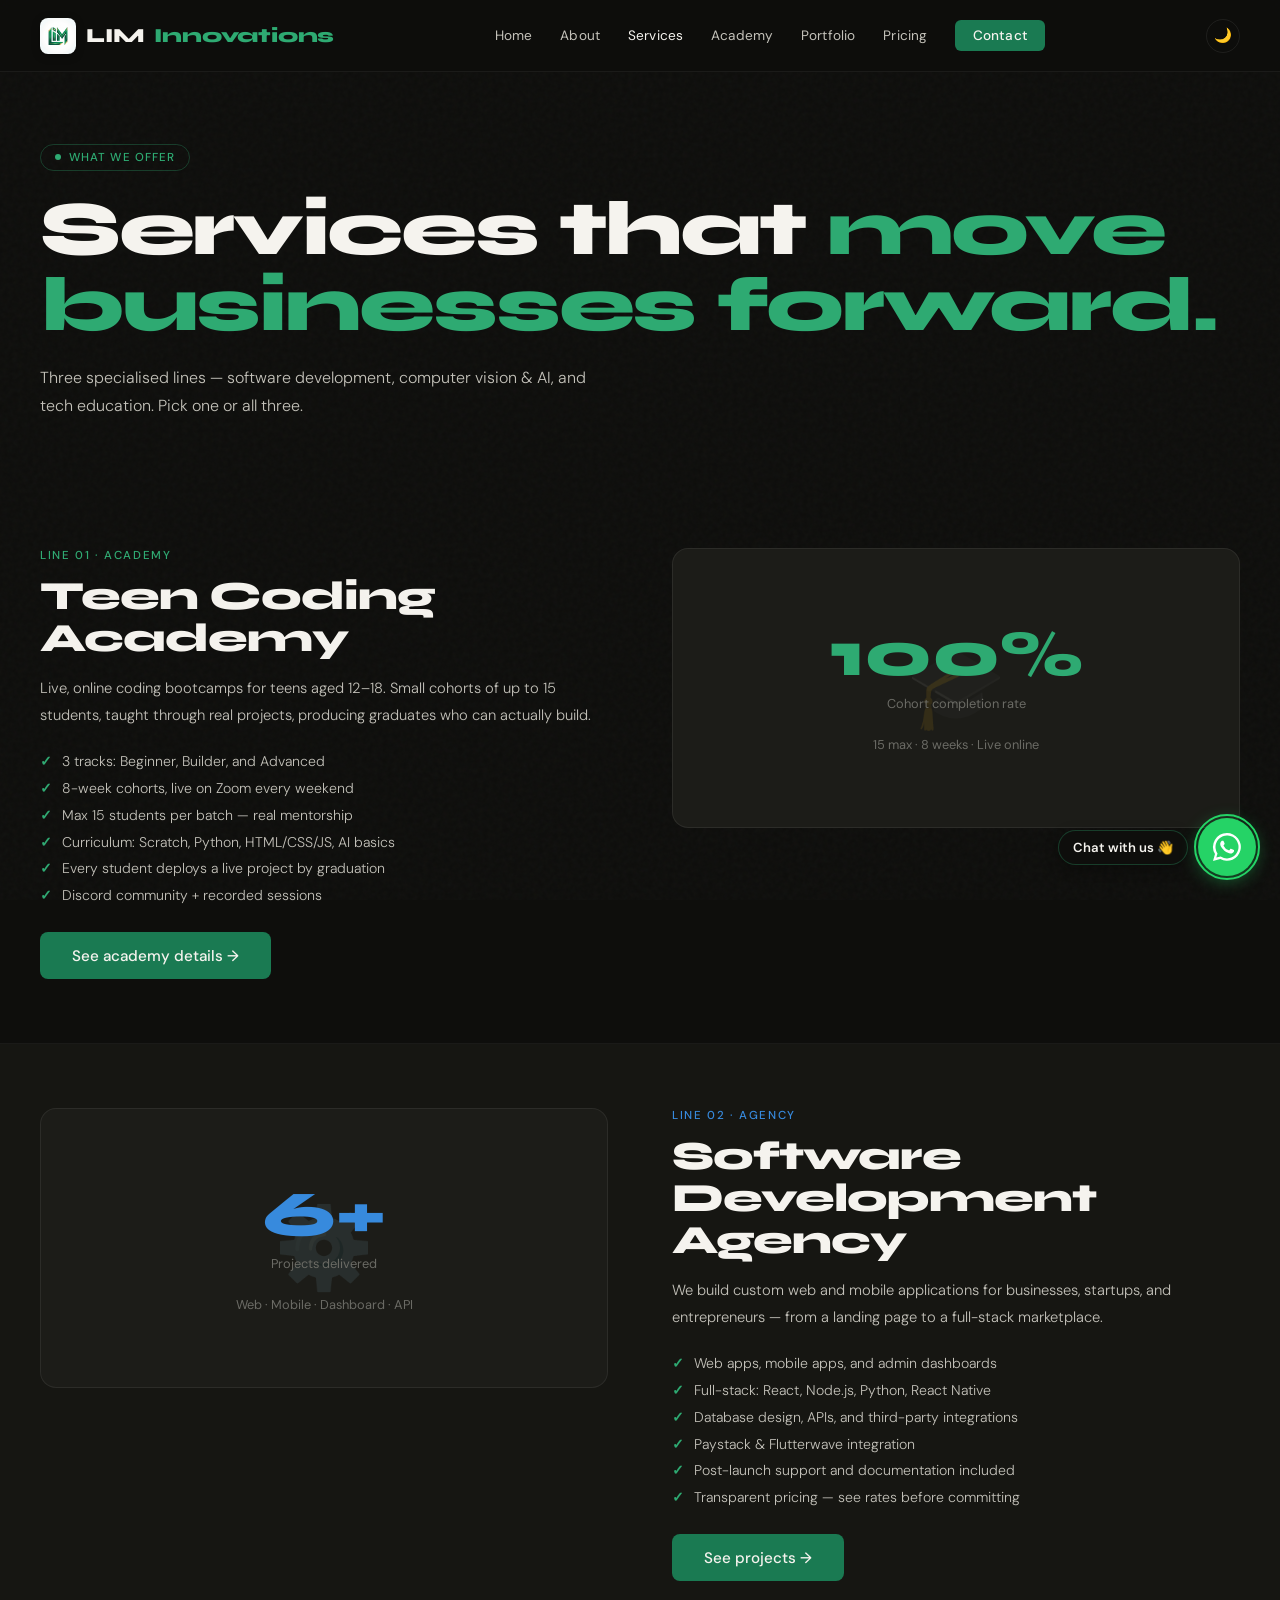
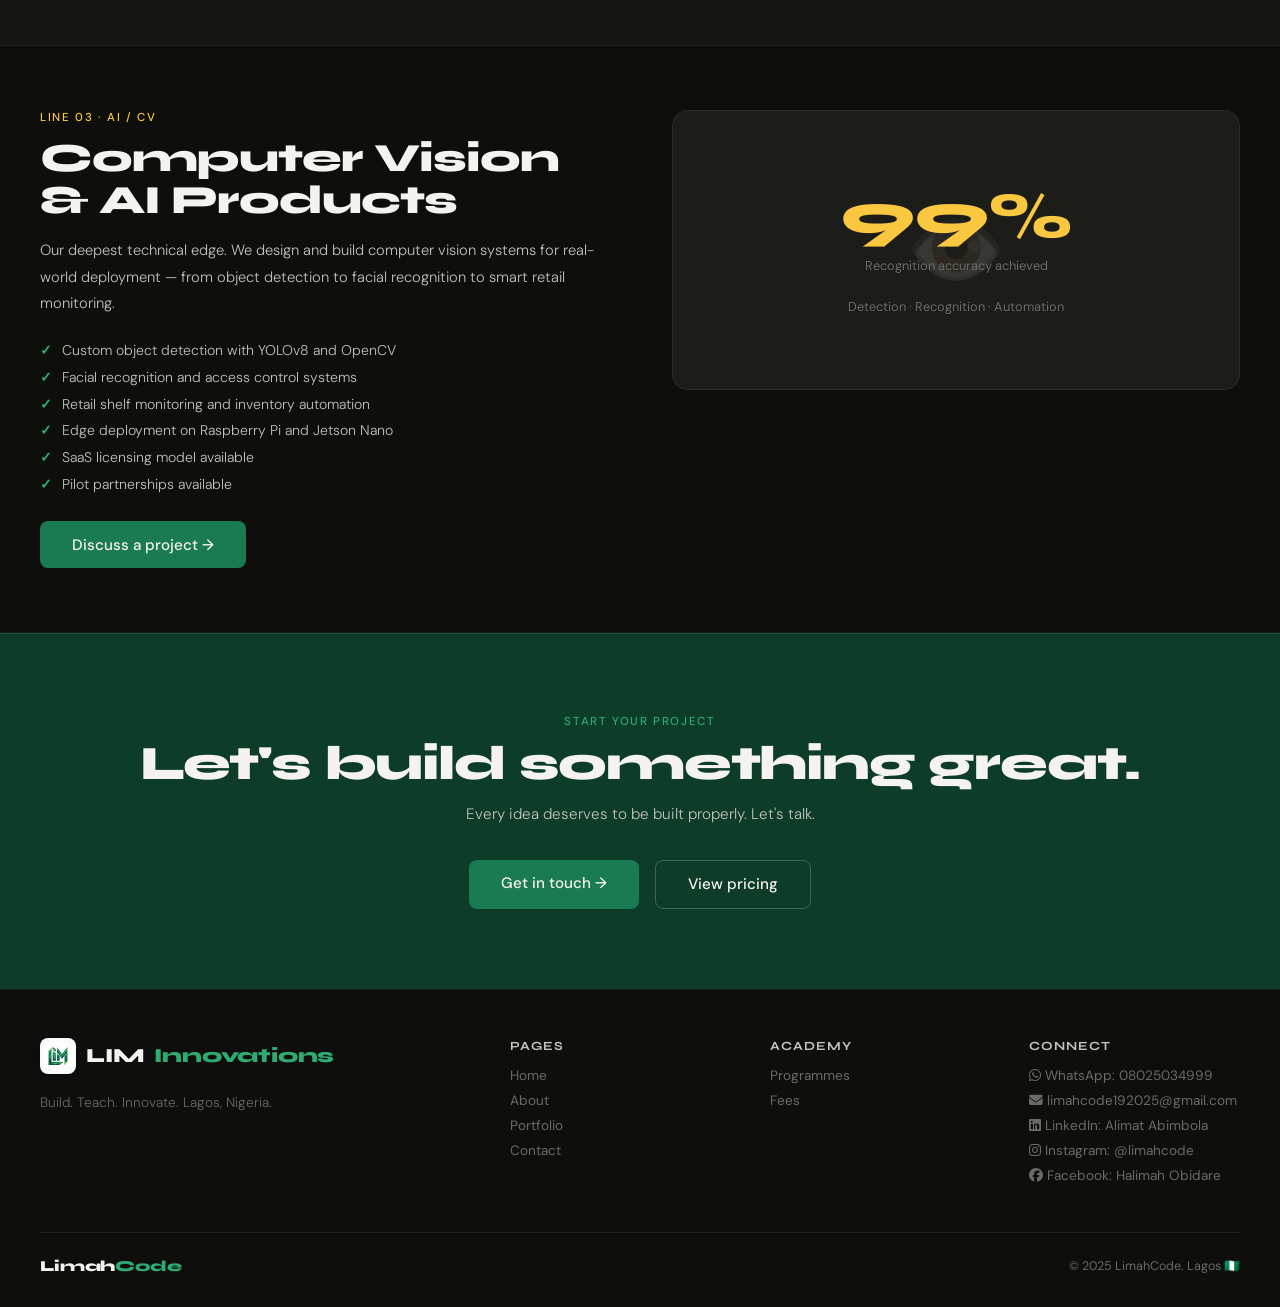
<file: services.html>
<!DOCTYPE html>
<html lang="en">
<head>
  <meta charset="UTF-8">
  <meta name="viewport" content="width=device-width, initial-scale=1.0">
  <title>Services — LimahCode</title>
  <link href="https://fonts.googleapis.com/css2?family=Syne:wght@400;700;800&family=DM+Sans:wght@300;400;500&display=swap" rel="stylesheet">
  <link rel="stylesheet" href="css/styles.css">
  <style>
    .page-hero { padding:9rem 2.5rem 4rem; position:relative; overflow:hidden; }
    .page-hero h1 { font-size:clamp(2.5rem,6vw,5rem); }
    .page-hero h1 span { color:var(--gl); }
    .page-hero p { margin-top:1.25rem; font-size:1rem; font-weight:300; color:var(--glt); max-width:52ch; line-height:1.75; }

    .svc-row { display:grid; grid-template-columns:1fr 1fr; gap:4rem; align-items:start; padding:4rem 2.5rem; border-bottom:1px solid rgba(255,255,255,.05); }
    .svc-row:last-of-type { border-bottom:none; }
    .svc-row.flip { direction:rtl; }
    .svc-row.flip > * { direction:ltr; }
    .svc-row-label { font-size:.72rem; font-weight:500; letter-spacing:.14em; text-transform:uppercase; margin-bottom:.75rem; }
    .c-green { color:var(--gl); } .c-amber { color:var(--al); } .c-blue { color:var(--bl); }
    .svc-row h2 { font-size:clamp(1.6rem,3.5vw,2.5rem); margin-bottom:1rem; }
    .svc-row p { font-size:.92rem; color:var(--glt); line-height:1.8; font-weight:300; margin-bottom:1.5rem; }
    .feature-list { list-style:none; display:flex; flex-direction:column; gap:.55rem; margin-bottom:1.75rem; }
    .feature-list li { font-size:.88rem; color:var(--glt); display:flex; gap:.65rem; font-weight:300; }
    .feature-list li::before { content:'✓'; color:var(--gl); font-weight:700; flex-shrink:0; }
    .svc-visual { background:var(--card); border:1px solid var(--border); border-radius:16px; padding:3rem; display:flex; align-items:center; justify-content:center; min-height:280px; position:relative; overflow:hidden; text-align:center; }
    .svc-visual-icon { font-size:5rem; opacity:.12; position:absolute; }
    .big-stat { font-family:'Syne',sans-serif; font-size:4rem; font-weight:800; color:var(--gl); line-height:1; position:relative; }
    .big-stat-sub { font-size:.8rem; color:var(--gm); margin-top:.5rem; position:relative; }

    @media(max-width:900px) { .svc-row { grid-template-columns:1fr; gap:2rem; } .svc-row.flip { direction:ltr; } }
    @media(max-width:640px) { .page-hero, .svc-row { padding-left:1.5rem; padding-right:1.5rem; } }
  </style>
  <link rel="stylesheet" href="https://cdnjs.cloudflare.com/ajax/libs/font-awesome/6.4.0/css/all.min.css">
</head>
<body>

<nav>
  <a href="index.html" class="logo" style="display:inline-flex;align-items:center;gap:10px;"><img src="images/lim_innovations_logo.png" alt="LIM Innovations Logo" style="height:36px;width:36px;border-radius:8px;object-fit:cover;box-shadow:0 2px 8px rgba(0,0,0,0.3);">LIM<span>Innovations</span></a>
  <div class="nav-links">
    <a href="index.html">Home</a><a href="about.html">About</a>
    <a href="services.html" class="active">Services</a><a href="academy.html">Academy</a>
    <a href="portfolio.html">Portfolio</a><a href="pricing.html">Pricing</a>
    <a href="contact.html" class="nav-cta">Contact</a>
  </div>
  <div style="display:flex;align-items:center;gap:.75rem;">
    <button class="theme-toggle" id="theme-btn" onclick="toggleTheme()" aria-label="Switch to light mode">&#127769;</button>
    <button class="hamburger" id="hamburger" onclick="toggleMenu()" aria-label="Menu"><span></span><span></span><span></span></button>
  </div>
</nav>
<div class="mobile-menu" id="mobile-menu">
  <a href="index.html">Home</a><a href="about.html">About</a><a href="services.html">Services</a>
  <a href="academy.html">Academy</a><a href="portfolio.html">Portfolio</a><a href="pricing.html">Pricing</a><a href="contact.html">Contact</a>
</div>

<div class="page-hero">
  <div class="badge">What we offer</div>
  <h1>Services that <span>move businesses forward.</span></h1>
  <p>Three specialised lines — software development, computer vision & AI, and tech education. Pick one or all three.</p>
</div>

<div class="svc-row reveal">
  <div>
    <div class="svc-row-label c-green">Line 01 · Academy</div>
    <h2 class="reveal">Teen Coding Academy</h2>
    <p>Live, online coding bootcamps for teens aged 12–18. Small cohorts of up to 15 students, taught through real projects, producing graduates who can actually build.</p>
    <ul class="feature-list">
      <li>3 tracks: Beginner, Builder, and Advanced</li>
      <li>8-week cohorts, live on Zoom every weekend</li>
      <li>Max 15 students per batch — real mentorship</li>
      <li>Curriculum: Scratch, Python, HTML/CSS/JS, AI basics</li>
      <li>Every student deploys a live project by graduation</li>
      <li>Discord community + recorded sessions</li>
    </ul>
    <a href="academy.html" class="btn-primary">See academy details →</a>
  </div>
  <div class="svc-visual">
    <div class="svc-visual-icon">🎓</div>
    <div><div class="big-stat">100%</div><div class="big-stat-sub">Cohort completion rate</div><div style="margin-top:1.5rem;font-size:.8rem;color:var(--gm);">15 max · 8 weeks · Live online</div></div>
  </div>
</div>

<div class="svc-row flip" style="background:var(--surf);">
  <div>
    <div class="svc-row-label c-blue">Line 02 · Agency</div>
    <h2 class="reveal">Software Development Agency</h2>
    <p>We build custom web and mobile applications for businesses, startups, and entrepreneurs — from a landing page to a full-stack marketplace.</p>
    <ul class="feature-list">
      <li>Web apps, mobile apps, and admin dashboards</li>
      <li>Full-stack: React, Node.js, Python, React Native</li>
      <li>Database design, APIs, and third-party integrations</li>
      <li>Paystack & Flutterwave integration</li>
      <li>Post-launch support and documentation included</li>
      <li>Transparent pricing — see rates before committing</li>
    </ul>
    <a href="portfolio.html" class="btn-primary">See projects →</a>
  </div>
  <div class="svc-visual">
    <div class="svc-visual-icon">⚙️</div>
    <div><div class="big-stat" style="color:var(--bl);">6+</div><div class="big-stat-sub">Projects delivered</div><div style="margin-top:1.5rem;font-size:.8rem;color:var(--gm);">Web · Mobile · Dashboard · API</div></div>
  </div>
</div>

<div class="svc-row reveal">
  <div>
    <div class="svc-row-label c-amber">Line 03 · AI / CV</div>
    <h2 class="reveal">Computer Vision & AI Products</h2>
    <p>Our deepest technical edge. We design and build computer vision systems for real-world deployment — from object detection to facial recognition to smart retail monitoring.</p>
    <ul class="feature-list">
      <li>Custom object detection with YOLOv8 and OpenCV</li>
      <li>Facial recognition and access control systems</li>
      <li>Retail shelf monitoring and inventory automation</li>
      <li>Edge deployment on Raspberry Pi and Jetson Nano</li>
      <li>SaaS licensing model available</li>
      <li>Pilot partnerships available</li>
    </ul>
    <a href="contact.html" class="btn-primary">Discuss a project →</a>
  </div>
  <div class="svc-visual">
    <div class="svc-visual-icon">👁️</div>
    <div><div class="big-stat" style="color:var(--al);">99%</div><div class="big-stat-sub">Recognition accuracy achieved</div><div style="margin-top:1.5rem;font-size:.8rem;color:var(--gm);">Detection · Recognition · Automation</div></div>
  </div>
</div>

<section class="green-bg" style="text-align:center;">
  <span class="sec-label reveal">Start your project</span>
  <h2 class="reveal">Let's build something great.</h2>
  <p class="sec-sub reveal" style="margin:.75rem auto 2rem;">Every idea deserves to be built properly. Let's talk.</p>
  <div style="display:flex;gap:1rem;justify-content:center;flex-wrap:wrap;">
    <a href="contact.html" class="btn-primary">Get in touch →</a>
    <a href="pricing.html" class="btn-outline">View pricing</a>
  </div>
</section>

<footer>
  <div class="footer-grid">
    <div class="footer-brand"><a href="index.html" class="logo" style="display:inline-flex;align-items:center;gap:10px;"><img src="images/lim_innovations_logo.png" alt="LIM Innovations Logo" style="height:36px;width:36px;border-radius:8px;object-fit:cover;box-shadow:0 2px 8px rgba(0,0,0,0.3);">LIM<span>Innovations</span></a><p>Build. Teach. Innovate. Lagos, Nigeria.</p></div>
    <div class="footer-col"><h4>Pages</h4><a href="index.html">Home</a><a href="about.html">About</a><a href="portfolio.html">Portfolio</a><a href="contact.html">Contact</a></div>
    <div class="footer-col"><h4>Academy</h4><a href="academy.html">Programmes</a><a href="pricing.html">Fees</a></div>
        <div class="footer-col">
      <h4>Connect</h4>
      <a href="https://wa.me/2348025034999" target="_blank"><i class="fa-brands fa-whatsapp"></i> WhatsApp: 08025034999</a>
      <a href="mailto:limahcode192025@gmail.com"><i class="fa-solid fa-envelope"></i> limahcode192025@gmail.com</a>
      <a href="https://www.linkedin.com/in/alimat-abimbola/" target="_blank"><i class="fa-brands fa-linkedin"></i> LinkedIn: Alimat Abimbola</a>
      <a href="https://www.instagram.com/limahcode/" target="_blank"><i class="fa-brands fa-instagram"></i> Instagram: @limahcode</a>
      <a href="https://web.facebook.com/halimahobidare" target="_blank"><i class="fa-brands fa-facebook"></i> Facebook: Halimah Obidare</a>
    </div>
  </div>
  <div class="footer-bottom"><a href="index.html" class="logo" style="font-size:.95rem;">Limah<span>Code</span></a><p>© 2025 LimahCode. Lagos 🇳🇬</p></div>
</footer>

<script src="js/nav.js?v=3"></script>

<script>
(function(){
  var btn=document.getElementById("theme-btn");
  if(btn && document.body.classList.contains("light-mode")) btn.textContent="\u2600\uFE0F";
})();
</script>
</body>
</html>
</file>
<file: css/styles.css>
/* ============================================
   LimahCode — Global Stylesheet
   Used by all pages. Edit once, applies everywhere.
   ============================================ */

/* ── VARIABLES ── */
:root {
  --black:   #0E0E0C;
  --white:   #F5F3EE;
  --green:   #1A7A52;
  --gl:      #2EAA72;   /* green light */
  --gd:      #0D3D29;   /* green dark  */
  --amber:   #E8900A;
  --al:      #FAC740;   /* amber light */
  --blue:    #185FA5;
  --bl:      #378ADD;   /* blue light  */
  --gm:      #6B6B65;   /* gray mid    */
  --glt:     #C4C2BA;   /* gray light  */
  --surf:    #161612;   /* surface     */
  --card:    #1C1C18;
  --border:  rgba(255,255,255,0.07);
  /* transition speed */
  --t-fast:  0.2s;
  --t-med:   0.5s;
  --t-slow:  0.8s;
}

/* ── LIGHT MODE ── */
body.light-mode {
  --black:   #F5F3EE;
  --white:   #111110;
  --surf:    #ECEAE4;
  --card:    #F8F6F1;
  --border:  rgba(0,0,0,0.08);
  --gm:      #888884;
  --glt:     #444440;
}

/* ── RESET ── */
*, *::before, *::after { box-sizing: border-box; margin: 0; padding: 0; }
html {
  scroll-behavior: smooth;
  width: 100%;
  max-width: 100vw;
  overflow-x: hidden;
}

body {
  font-family: 'DM Sans', sans-serif;
  background: var(--black);
  color: var(--white);
  width: 100%;
  max-width: 100vw;
  overflow-x: hidden;
  min-height: 100vh;
  position: relative;
}

/* Noise texture overlay */
body::before {
  content: '';
  position: fixed;
  inset: 0;
  background-image: url("data:image/svg+xml,%3Csvg viewBox='0 0 200 200' xmlns='http://www.w3.org/2000/svg'%3E%3Cfilter id='n'%3E%3CfeTurbulence type='fractalNoise' baseFrequency='0.9' numOctaves='4' stitchTiles='stitch'/%3E%3C/filter%3E%3Crect width='100%25' height='100%25' filter='url(%23n)' opacity='1'/%3E%3C/svg%3E");
  opacity: 0.03;
  pointer-events: none;
  z-index: 0;
}

/* ── NAVIGATION ── */
nav {
  position: fixed;
  top: 0; left: 0; right: 0;
  z-index: 200;
  display: flex;
  align-items: center;
  justify-content: space-between;
  padding: 1.1rem 2.5rem;
  border-bottom: 1px solid rgba(255,255,255,0.06);
  background: rgba(14,14,12,0.85);
  backdrop-filter: blur(20px) saturate(180%);
  -webkit-backdrop-filter: blur(20px) saturate(180%);
  transition: background var(--t-fast), box-shadow var(--t-fast);
}
nav.scrolled {
  background: rgba(14,14,12,0.96);
  box-shadow: 0 1px 24px rgba(0,0,0,0.3);
}
body.light-mode nav {
  background: rgba(245,243,238,0.85);
  border-bottom-color: rgba(0,0,0,0.06);
}
body.light-mode nav.scrolled {
  background: rgba(245,243,238,0.97);
  box-shadow: 0 1px 24px rgba(0,0,0,0.08);
}

/* Theme toggle button in nav */
.theme-toggle {
  background: none;
  border: 1px solid var(--border);
  color: var(--glt);
  width: 34px; height: 34px;
  border-radius: 50%;
  cursor: pointer;
  font-size: 0.9rem;
  display: flex;
  align-items: center;
  justify-content: center;
  transition: border-color var(--t-fast), color var(--t-fast), transform var(--t-fast);
  flex-shrink: 0;
}
.theme-toggle:hover { border-color: var(--gl); color: var(--white); transform: rotate(20deg); }

.logo {
  font-family: 'Syne', sans-serif;
  font-weight: 800;
  font-size: 1.25rem;
  color: var(--white);
  text-decoration: none;
  letter-spacing: -0.01em;
}
.logo span { color: var(--gl); }

.nav-links {
  display: flex;
  align-items: center;
  gap: 1.75rem;
}
.nav-links a {
  font-size: 0.85rem;
  font-weight: 400;
  color: var(--glt);
  text-decoration: none;
  transition: color 0.2s;
  letter-spacing: 0.01em;
}
.nav-links a:hover,
.nav-links a.active { color: var(--white); }

.nav-cta {
  background: var(--green) !important;
  color: var(--white) !important;
  padding: 0.45rem 1.1rem;
  border-radius: 6px;
  font-weight: 500 !important;
  transition: background 0.2s !important;
}
.nav-cta:hover { background: var(--gl) !important; color: var(--white) !important; }

/* Mobile hamburger */
.hamburger {
  display: none;
  flex-direction: column;
  gap: 5px;
  cursor: pointer;
  padding: 4px;
  background: none;
  border: none;
}
.hamburger span {
  display: block;
  width: 22px; height: 2px;
  background: var(--white);
  border-radius: 2px;
  transition: all 0.3s;
}

.mobile-menu {
  display: none;
  position: fixed;
  top: 60px; left: 0; right: 0;
  background: rgba(14,14,12,0.98);
  border-bottom: 1px solid var(--border);
  z-index: 999;
  padding: 1.5rem 2rem;
  flex-direction: column;
  gap: 0.85rem;
  box-shadow: 0 10px 30px rgba(0,0,0,0.5);
}
.mobile-menu.open { display: flex; }
.mobile-menu a {
  font-size: 1.05rem;
  color: var(--glt);
  text-decoration: none;
  padding: 0.6rem 0;
  border-bottom: 1px solid var(--border);
  transition: color 0.2s;
}
.mobile-menu a:hover,
.mobile-menu a.active { color: var(--white); }

body.light-mode .mobile-menu {
  background: rgba(245,243,238,0.98);
  border-bottom-color: rgba(0,0,0,0.1);
  box-shadow: 0 10px 30px rgba(0,0,0,0.1);
}
body.light-mode .mobile-menu a {
  color: var(--black);
  border-bottom-color: rgba(0,0,0,0.06);
}
body.light-mode .hamburger span {
  background: var(--black);
}

/* ── TYPOGRAPHY ── */
h1 {
  font-family: 'Syne', sans-serif;
  font-weight: 800;
  letter-spacing: -0.03em;
  line-height: 1;
}
h2 {
  font-family: 'Syne', sans-serif;
  font-size: clamp(1.8rem, 4vw, 3rem);
  font-weight: 800;
  letter-spacing: -0.025em;
  line-height: 1.05;
}
h3 { font-family: 'Syne', sans-serif; font-weight: 700; }

.sec-label {
  font-size: 0.72rem;
  font-weight: 500;
  letter-spacing: 0.14em;
  text-transform: uppercase;
  color: var(--gl);
  margin-bottom: 0.6rem;
  display: block;
}
.sec-sub {
  margin-top: 0.75rem;
  font-size: 0.95rem;
  font-weight: 300;
  color: var(--glt);
  max-width: 52ch;
  line-height: 1.75;
}

/* ── LAYOUT ── */
section {
  padding: 5rem 2.5rem;
  position: relative;
  z-index: 1;
}
.page-top { padding-top: 9rem; }
.divider {
  height: 1px;
  background: rgba(255,255,255,0.05);
  margin: 0 2.5rem;
}
.surface-bg {
  background: var(--surf);
  border-top: 1px solid rgba(255,255,255,0.05);
  border-bottom: 1px solid rgba(255,255,255,0.05);
}
.green-bg {
  background: var(--gd);
  border-top: 1px solid rgba(46,170,114,0.2);
}

/* ── BUTTONS ── */
.btn-primary {
  display: inline-block;
  background: var(--green);
  color: var(--white);
  font-family: 'DM Sans', sans-serif;
  font-size: 0.95rem;
  font-weight: 500;
  padding: 0.85rem 2rem;
  border: none;
  border-radius: 8px;
  cursor: pointer;
  text-decoration: none;
  transition: background 0.2s, transform 0.15s;
}
.btn-primary:hover { background: var(--gl); transform: translateY(-1px); }

.btn-outline {
  display: inline-block;
  background: transparent;
  color: var(--white);
  font-family: 'DM Sans', sans-serif;
  font-size: 0.95rem;
  font-weight: 500;
  padding: 0.85rem 2rem;
  border: 1px solid rgba(255,255,255,0.2);
  border-radius: 8px;
  cursor: pointer;
  text-decoration: none;
  transition: border-color 0.2s, transform 0.15s;
}
.btn-outline:hover { border-color: rgba(255,255,255,0.5); transform: translateY(-1px); }

/* ── BADGE ── */
.badge {
  display: inline-flex;
  align-items: center;
  gap: 0.5rem;
  font-size: 0.72rem;
  font-weight: 500;
  letter-spacing: 0.1em;
  text-transform: uppercase;
  color: var(--gl);
  border: 1px solid rgba(46,170,114,0.3);
  padding: 0.3rem 0.85rem;
  border-radius: 100px;
  margin-bottom: 1.25rem;
}
.badge::before {
  content: '';
  width: 6px; height: 6px;
  background: var(--gl);
  border-radius: 50%;
  animation: pulse 2s infinite;
}
@keyframes pulse {
  0%,100% { opacity:1; transform:scale(1); }
  50%      { opacity:.5; transform:scale(.8); }
}

/* ── CARDS ── */
.card {
  background: var(--card);
  border: 1px solid var(--border);
  border-radius: 14px;
  padding: 2rem;
  transition: border-color 0.3s, transform 0.3s, box-shadow 0.3s;
  backdrop-filter: blur(4px);
}
.card:hover {
  border-color: rgba(46,170,114,0.3);
  transform: translateY(-4px);
  box-shadow: 0 16px 40px rgba(0,0,0,0.25), 0 0 0 1px rgba(46,170,114,0.1);
}
.card.featured {
  border-color: var(--green);
  background: rgba(26,122,82,0.08);
  position: relative;
}

/* ── FORMS ── */
.form-grid {
  display: grid;
  grid-template-columns: 1fr 1fr;
  gap: 0.9rem;
}
.form-group { display: flex; flex-direction: column; gap: 0.4rem; }
.form-group.full { grid-column: 1 / -1; }

label {
  font-size: 0.72rem;
  font-weight: 500;
  letter-spacing: 0.06em;
  text-transform: uppercase;
  color: var(--glt);
}
input, select, textarea {
  background: rgba(255,255,255,0.05);
  border: 1px solid rgba(255,255,255,0.1);
  border-radius: 8px;
  padding: 0.7rem 0.9rem;
  font-family: 'DM Sans', sans-serif;
  font-size: 0.88rem;
  color: var(--white);
  outline: none;
  transition: border-color 0.2s;
  width: 100%;
}
input::placeholder, textarea::placeholder { color: var(--gm); }
input:focus, select:focus, textarea:focus { border-color: var(--gl); }
select option { background: var(--card); color: var(--white); }
textarea { resize: vertical; min-height: 110px; }

.form-submit {
  margin-top: 1.25rem;
  width: 100%;
  padding: 0.95rem;
  background: var(--green);
  color: #fff;
  font-family: 'Syne', sans-serif;
  font-size: 0.95rem;
  font-weight: 700;
  border: none;
  border-radius: 8px;
  cursor: pointer;
  transition: background 0.2s, transform 0.15s;
}
.form-submit:hover { background: var(--gl); transform: translateY(-1px); }
.form-note {
  margin-top: 0.75rem;
  font-size: 0.75rem;
  color: var(--gm);
  line-height: 1.6;
}

/* ── FAQ / ACCORDION ── */
.faq-list {
  margin-top: 2.5rem;
  display: grid;
  gap: 1px;
  background: rgba(255,255,255,0.05);
  border: 1px solid rgba(255,255,255,0.05);
  border-radius: 14px;
  overflow: hidden;
}
details { background: var(--card); }
details + details { border-top: 1px solid rgba(255,255,255,0.05); }
summary {
  padding: 1.2rem 1.75rem;
  font-size: 0.92rem;
  font-weight: 500;
  cursor: pointer;
  list-style: none;
  display: flex;
  justify-content: space-between;
  align-items: center;
  transition: background 0.15s;
}
summary:hover { background: #222220; }
summary::after { content: '+'; font-family:'Syne',sans-serif; font-size:1.2rem; color:var(--gl); }
details[open] summary::after { content: '−'; }
.faq-ans {
  padding: 0 1.75rem 1.25rem;
  font-size: 0.87rem;
  color: var(--glt);
  line-height: 1.75;
  font-weight: 300;
}

/* ── TABLE ── */
.compare-table { width:100%; border-collapse:collapse; font-size:.83rem; }
.compare-table th {
  font-family:'Syne',sans-serif; font-size:.75rem; font-weight:700;
  padding:.75rem 1rem; text-align:left; color:var(--glt);
  border-bottom:1px solid rgba(255,255,255,.07);
}
.compare-table th:not(:first-child) { text-align:center; }
.compare-table td {
  padding:.8rem 1rem;
  border-bottom:1px solid rgba(255,255,255,.04);
  color:var(--glt); font-weight:300;
}
.compare-table td:not(:first-child) { text-align:center; }
.compare-table .cy { color:var(--gl); font-weight:500; }
.compare-table .cn { color:var(--gm); }
.compare-table .fc { background:rgba(26,122,82,.06); }
.compare-table .fh { background:rgba(26,122,82,.1); color:var(--gl); }
.compare-table tr:hover td { background:rgba(255,255,255,.02); }

/* ── MODAL ── */
.modal-overlay {
  display: none;
  position: fixed; inset: 0;
  background: rgba(0,0,0,0.85);
  z-index: 300;
  align-items: center;
  justify-content: center;
  padding: 2rem;
}
.modal-overlay.open { display: flex; }
.modal {
  background: var(--card);
  border: 1px solid rgba(255,255,255,0.1);
  border-radius: 20px;
  max-width: 620px; width: 100%;
  max-height: 88vh; overflow-y: auto;
  padding: 2.5rem;
  position: relative;
  animation: slideUp 0.25s ease;
}
@keyframes slideUp {
  from { transform: translateY(30px); opacity:0; }
  to   { transform: translateY(0);    opacity:1; }
}
.modal-close {
  position: absolute; top:1.25rem; right:1.25rem;
  background:rgba(255,255,255,.08); border:none;
  color:var(--white); width:32px; height:32px;
  border-radius:50%; cursor:pointer; font-size:1rem;
  display:flex; align-items:center; justify-content:center;
  transition:background .2s;
}
.modal-close:hover { background:rgba(255,255,255,.15); }

/* ── FOOTER ── */
footer {
  background: var(--black);
  border-top: 1px solid rgba(255,255,255,0.06);
  padding: 3rem 2.5rem 2rem;
  position: relative;
  z-index: 1;
}
.footer-grid {
  display: grid;
  grid-template-columns: 2fr 1fr 1fr 1fr;
  gap: 3rem;
  margin-bottom: 2.5rem;
}
.footer-brand p {
  font-size: 0.85rem;
  font-weight: 300;
  color: var(--gm);
  line-height: 1.7;
  margin-top: 0.75rem;
  max-width: 28ch;
}
.footer-col h4 {
  font-family: 'Syne', sans-serif;
  font-size: 0.78rem;
  font-weight: 700;
  letter-spacing: 0.08em;
  text-transform: uppercase;
  color: var(--glt);
  margin-bottom: 0.9rem;
}
.footer-col a {
  display: block;
  font-size: 0.85rem;
  color: var(--gm);
  text-decoration: none;
  margin-bottom: 0.5rem;
  transition: color 0.2s;
}
.footer-col a:hover { color: var(--white); }
.footer-bottom {
  border-top: 1px solid var(--border);
  padding-top: 1.5rem;
  display: flex;
  justify-content: space-between;
  align-items: center;
  flex-wrap: wrap;
  gap: 1rem;
}
.footer-bottom p { font-size: 0.78rem; color: var(--gm); }

/* ── ANIMATIONS ── */
@keyframes fadeUp {
  from { opacity:0; transform:translateY(24px); }
  to   { opacity:1; transform:translateY(0); }
}
.fade-up   { animation: fadeUp 0.7s ease both; }
.delay-1   { animation-delay: 0.1s; }
.delay-2   { animation-delay: 0.2s; }
.delay-3   { animation-delay: 0.3s; }

/* ── SCROLL REVEAL SYSTEM ── */
/* Elements start hidden; JS adds .is-visible when in viewport */
.reveal {
  opacity: 0;
  transform: translateY(36px);
  transition: opacity 0.75s cubic-bezier(0.16,1,0.3,1), transform 0.75s cubic-bezier(0.16,1,0.3,1);
}
.reveal.reveal-left {
  transform: translateX(-36px);
}
.reveal.reveal-right {
  transform: translateX(36px);
}
.reveal.reveal-scale {
  transform: scale(0.94);
}
.reveal.is-visible {
  opacity: 1;
  transform: none;
}
/* Stagger children of a reveal-group */
.reveal-group > * {
  opacity: 0;
  transform: translateY(28px);
  transition: opacity 0.65s cubic-bezier(0.16,1,0.3,1), transform 0.65s cubic-bezier(0.16,1,0.3,1);
}
.reveal-group.is-visible > *:nth-child(1) { opacity:1; transform:none; transition-delay: 0s; }
.reveal-group.is-visible > *:nth-child(2) { opacity:1; transform:none; transition-delay: 0.1s; }
.reveal-group.is-visible > *:nth-child(3) { opacity:1; transform:none; transition-delay: 0.2s; }
.reveal-group.is-visible > *:nth-child(4) { opacity:1; transform:none; transition-delay: 0.3s; }
.reveal-group.is-visible > *:nth-child(5) { opacity:1; transform:none; transition-delay: 0.4s; }
.reveal-group.is-visible > *:nth-child(6) { opacity:1; transform:none; transition-delay: 0.5s; }
.reveal-group.is-visible > *:nth-child(n+7) { opacity:1; transform:none; transition-delay: 0.5s; }

/* ── ANIMATED GLOW ── */
@keyframes glowPulse {
  0%, 100% { opacity: 0.14; transform: scale(1); }
  50%       { opacity: 0.22; transform: scale(1.08); }
}
.glow-animated { animation: glowPulse 6s ease-in-out infinite; }

/* ── COUNTER ANIMATION ── */
.count-up { display: inline-block; transition: all 0.2s; }

/* ── UTILITIES ── */
.hidden { display: none !important; }
.text-center { text-align: center; }
.mt-1 { margin-top: 1rem; }
.mt-2 { margin-top: 2rem; }
.mt-3 { margin-top: 3rem; }

/* ── TICKER ── */
.ticker {
  background: var(--gd);
  border-top: 1px solid rgba(46,170,114,0.2);
  border-bottom: 1px solid rgba(46,170,114,0.2);
  padding: 1rem 0;
  overflow: hidden;
  white-space: nowrap;
}
.ticker-inner {
  display: inline-flex;
  gap: 3rem;
  animation: ticker 22s linear infinite;
}
.ticker-item {
  font-family: 'Syne', sans-serif;
  font-size: 0.78rem;
  font-weight: 700;
  letter-spacing: 0.12em;
  text-transform: uppercase;
  color: var(--gl);
}
.ticker-dot { color: rgba(46,170,114,0.4); }
@keyframes ticker {
  0%   { transform: translateX(0); }
  100% { transform: translateX(-50%); }
}

/* ── RESPONSIVE ── */
@media (max-width: 900px) {
  .footer-grid { grid-template-columns: 1fr 1fr; gap: 2rem; }
}
@media (max-width: 640px) {
  nav { padding: 0.9rem 1.25rem; }
  .nav-links { display: none; }
  .hamburger { display: flex; }
  section { padding: 3rem 1.25rem; }
  .divider { margin: 0 1.25rem; }
  .form-grid { grid-template-columns: 1fr; }
  .form-group.full { grid-column: 1; }
  .footer-grid { grid-template-columns: 1fr; gap: 2rem; }
  .footer-bottom { flex-direction: column; align-items: flex-start; gap: 0.5rem; }
  .hero-glow, .hero-glow2, .about-glow { display: none !important; }
  .tracks-grid, .proj-grid, .svc-grid, .pricing-grid, .steps, .tgrid {
    grid-template-columns: 1fr !important;
  }
  .hero h1 {
    font-size: clamp(2.2rem, 8.5vw, 3.8rem) !important;
  }
  .hero-stats {
    gap: 1.5rem !important;
    margin-top: 2.5rem !important;
  }
}


/* ============================================
   FLOATING WHATSAPP CALL-TO-ACTION (ALL PAGES)
   ============================================ */
.whatsapp-float-widget {
  position: fixed;
  bottom: 24px;
  right: 24px;
  z-index: 99999;
  display: flex;
  align-items: center;
  gap: 10px;
  text-decoration: none;
  font-family: 'DM Sans', sans-serif;
}

.whatsapp-float-btn {
  width: 58px;
  height: 58px;
  border-radius: 50%;
  background: #25D366;
  color: #ffffff;
  display: flex;
  align-items: center;
  justify-content: center;
  box-shadow: 0 4px 18px rgba(37, 211, 102, 0.45), 0 2px 6px rgba(0, 0, 0, 0.15);
  transition: transform 0.25s cubic-bezier(0.175, 0.885, 0.32, 1.275), box-shadow 0.25s ease;
  position: relative;
  text-decoration: none;
}

.whatsapp-float-btn svg {
  width: 32px;
  height: 32px;
  fill: #ffffff;
  transition: transform 0.2s;
}

.whatsapp-float-btn:hover {
  transform: scale(1.1) rotate(5deg);
  box-shadow: 0 8px 24px rgba(37, 211, 102, 0.6), 0 4px 10px rgba(0, 0, 0, 0.2);
}

.whatsapp-float-btn::before {
  content: '';
  position: absolute;
  inset: -4px;
  border-radius: 50%;
  border: 2px solid #25D366;
  animation: wa-pulse 2s infinite cubic-bezier(0.4, 0, 0.6, 1);
  pointer-events: none;
}

@keyframes wa-pulse {
  0% { transform: scale(0.95); opacity: 0.8; }
  50% { transform: scale(1.2); opacity: 0; }
  100% { transform: scale(0.95); opacity: 0; }
}

.whatsapp-float-label {
  background: #0E0E0C;
  color: #F5F3EE;
  padding: 8px 14px;
  border-radius: 20px;
  font-size: 0.82rem;
  font-weight: 600;
  border: 1px solid rgba(46, 170, 114, 0.3);
  box-shadow: 0 4px 14px rgba(0,0,0,0.3);
  white-space: nowrap;
  pointer-events: none;
  order: -1;
  transition: opacity 0.2s, transform 0.2s;
}

@media (max-width: 640px) {
  .whatsapp-float-widget {
    bottom: 18px;
    right: 18px;
  }
  .whatsapp-float-btn {
    width: 52px;
    height: 52px;
  }
  .whatsapp-float-btn svg {
    width: 28px;
    height: 28px;
  }
  .whatsapp-float-label {
    display: none;
  }
}
</file>
